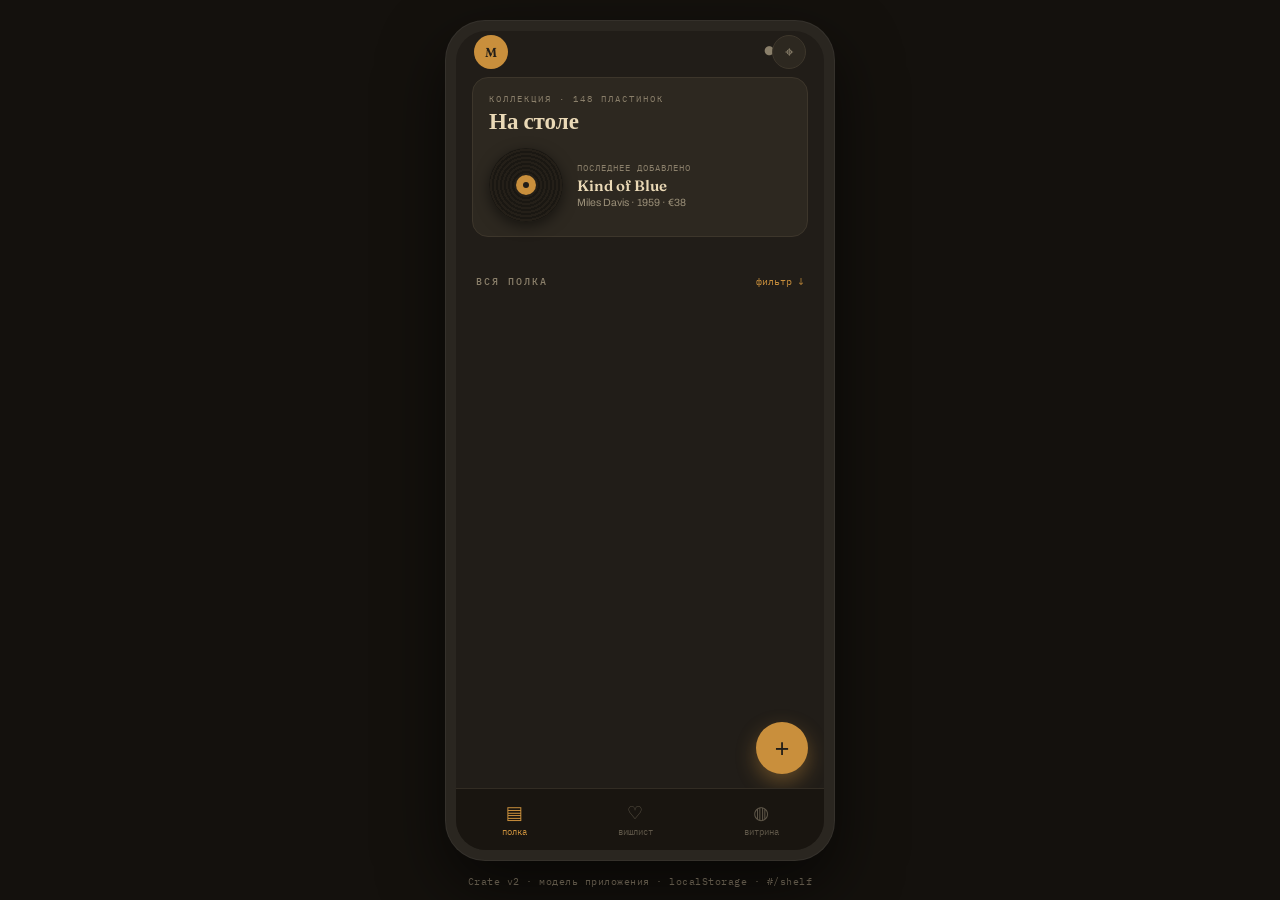
<file: index.html>
<!DOCTYPE html>
<html lang="ru">
<head>
  <meta charset="UTF-8">
  <meta name="viewport" content="width=device-width, initial-scale=1.0, maximum-scale=1.0, user-scalable=no, viewport-fit=cover">
  <meta name="apple-mobile-web-app-capable" content="yes">
  <meta name="theme-color" content="#211d18">
  <title>Crate — каталог винила (рабочий прототип)</title>
  <link rel="preconnect" href="https://fonts.googleapis.com">
  <link rel="preconnect" href="https://fonts.gstatic.com" crossorigin>
  <link href="https://fonts.googleapis.com/css2?family=Fraunces:ital,opsz,wght@0,9..144,400..600;1,9..144,400&family=IBM+Plex+Mono:wght@400;500&family=Archivo:wght@400..600&display=swap" rel="stylesheet">
<style>
:root {
  --bg: #211d18;
  --bg-deep: #191510;
  --panel: #2d2820;
  --panel-line: #3d362b;
  --row-line: #322c23;
  --ink: #ead9b6;
  --ink-soft: #d8cfbf;
  --ink-mut: #9a8f78;
  --ink-faint: #8a7f6a;
  --gold: #c98f3c;
  --gold-soft: #b88a4a;
  --green: #7fa86a;
  --red: #c97a5a;
  --nav-h: 62px;
  --safe-bottom: env(safe-area-inset-bottom, 0px);
}

*, *::before, *::after { margin: 0; padding: 0; box-sizing: border-box; }

html, body {
  height: 100%;
  background: #14110d;
  font-family: 'Archivo', system-ui, sans-serif;
  color: var(--ink-soft);
  -webkit-font-smoothing: antialiased;
  -webkit-tap-highlight-color: transparent;
}

body {
  display: flex;
  flex-direction: column;
  align-items: center;
  justify-content: center;
  min-height: 100dvh;
  padding: 12px 12px calc(12px + var(--safe-bottom));
}

#app-root {
  width: 100%;
  max-width: 390px;
  flex: 1;
  display: flex;
  flex-direction: column;
  min-height: 0;
}

.phone {
  flex: 1;
  display: flex;
  flex-direction: column;
  min-height: 0;
  max-height: min(844px, 100dvh - 48px);
  border-radius: clamp(28px, 5vw, 40px);
  padding: clamp(8px, 2vw, 11px);
  background: #2a2620;
  box-shadow: 0 26px 64px rgba(0, 0, 0, 0.6), inset 0 0 0 1px rgba(255, 255, 255, 0.05);
}

.screen {
  flex: 1;
  display: flex;
  flex-direction: column;
  min-height: 0;
  border-radius: clamp(22px, 4vw, 30px);
  background: var(--bg);
  overflow: hidden;
  position: relative;
}

.status-bar {
  display: flex;
  justify-content: space-between;
  align-items: center;
  padding: 12px 20px 2px;
  font-size: 12px;
  font-weight: 600;
  color: var(--ink-faint);
  flex-shrink: 0;
}

.view {
  position: absolute;
  inset: 0;
  display: none;
  flex-direction: column;
  min-height: 0;
  padding-bottom: calc(var(--nav-h) + var(--safe-bottom));
  animation: view-in 0.22s ease;
}

.view--active { display: flex; }

.view--centered .empty-state {
  flex: 1;
  display: flex;
  flex-direction: column;
  align-items: center;
  justify-content: center;
  padding: 0 34px;
  text-align: center;
}

@keyframes view-in {
  from { opacity: 0; transform: translateX(8px); }
  to { opacity: 1; transform: translateX(0); }
}

.view[data-tab] { padding-bottom: calc(var(--nav-h) + var(--safe-bottom)); }
#view-record,
#view-add-single,
#view-add-batch,
#view-showcase-record,
#view-showcase-collection,
#view-profile,
#view-map,
#view-empty {
  padding-bottom: calc(var(--nav-h) + var(--safe-bottom));
}

#view-profile,
#view-map,
#view-record,
#view-add-single,
#view-add-batch,
#view-showcase-record,
#view-showcase-collection {
  z-index: 2;
  background: var(--bg);
}

.scroll-body {
  flex: 1;
  overflow-y: auto;
  overflow-x: hidden;
  -webkit-overflow-scrolling: touch;
  overscroll-behavior: contain;
  padding-bottom: 88px;
}

.scroll-body::-webkit-scrollbar { width: 0; }

/* Topbar */
.topbar {
  display: flex;
  justify-content: space-between;
  align-items: center;
  padding: 4px 18px 0;
  flex-shrink: 0;
}

.topbar--back { padding-top: 2px; }

.tb-av, .tb-ic {
  width: 34px;
  height: 34px;
  border-radius: 50%;
  border: none;
  cursor: pointer;
  font: inherit;
  display: flex;
  align-items: center;
  justify-content: center;
}

.tb-av {
  background: var(--gold);
  color: var(--bg);
  font-family: 'Fraunces', serif;
  font-weight: 600;
  font-size: 13px;
}

.tb-ic {
  background: var(--panel);
  border: 1px solid var(--panel-line);
  color: var(--ink-mut);
  font-size: 15px;
}

.topbar-muted {
  font-family: 'IBM Plex Mono', monospace;
  font-size: 10px;
  color: var(--ink-faint);
}

.back-link {
  display: inline-block;
  margin: 6px 20px 4px;
  padding: 4px 0;
  border: none;
  background: none;
  font-family: 'IBM Plex Mono', monospace;
  font-size: 11px;
  color: var(--gold);
  cursor: pointer;
  text-align: left;
}

.topbar .back-link { margin: 0; }

/* Felt panel */
.felt {
  margin: 8px 16px 0;
  border-radius: 16px;
  background: var(--panel);
  border: 1px solid var(--panel-line);
  padding: 15px 16px 14px;
}

.felt-k {
  font-family: 'IBM Plex Mono', monospace;
  font-size: 9px;
  letter-spacing: 2px;
  color: var(--ink-faint);
  text-transform: uppercase;
}

.felt-t {
  font-family: 'Fraunces', serif;
  font-size: 23px;
  font-weight: 600;
  color: var(--ink);
  margin-top: 3px;
}

.felt-latest {
  display: flex;
  align-items: center;
  gap: 14px;
  margin-top: 13px;
}

.felt-label {
  font-family: 'IBM Plex Mono', monospace;
  font-size: 9px;
  color: var(--ink-faint);
  letter-spacing: 1px;
  text-transform: uppercase;
}

.felt-album {
  font-family: 'Fraunces', serif;
  font-size: 15px;
  color: var(--ink);
  font-weight: 600;
  margin-top: 3px;
}

.felt-meta { font-size: 10.5px; color: var(--ink-mut); margin-top: 2px; }

.felt-quote {
  font-family: 'Fraunces', serif;
  font-style: italic;
  font-size: 12px;
  color: var(--ink-faint);
  margin-top: 8px;
  line-height: 1.4;
}

/* Disc & sleeve */
.disc {
  border-radius: 50%;
  background: repeating-radial-gradient(circle, #1a1712 0 2px, #241f18 2px 4px);
  position: relative;
  flex-shrink: 0;
  box-shadow: 0 4px 14px rgba(0, 0, 0, 0.5);
}

.disc--gold::after {
  content: '';
  position: absolute;
  inset: 36%;
  border-radius: 50%;
  background: var(--gold);
}

.disc--gold::before {
  content: '';
  position: absolute;
  inset: 46%;
  border-radius: 50%;
  background: var(--bg);
  z-index: 1;
}

.sleeve {
  border-radius: 3px;
  flex-shrink: 0;
  box-shadow: 0 3px 9px rgba(0, 0, 0, 0.45);
}

.sleeve--lg {
  width: min(170px, 52vw);
  height: min(170px, 52vw);
  box-shadow: 0 14px 30px rgba(0, 0, 0, 0.55);
}

.sleeve--share {
  width: 150px;
  height: 150px;
  box-shadow: 0 12px 26px rgba(0, 0, 0, 0.6);
}

.sleeve--dashed {
  width: 38px;
  height: 38px;
  border: 1px dashed var(--panel-line);
  background: transparent;
  box-shadow: none;
  display: flex;
  align-items: center;
  justify-content: center;
  color: #5e5648;
  font-size: 16px;
}

.grade {
  font-family: 'IBM Plex Mono', monospace;
  font-size: 10px;
  color: var(--green);
  border: 1px solid #3d4a30;
  padding: 2px 6px;
  border-radius: 3px;
  white-space: nowrap;
}

/* Lists */
.sec-h {
  display: flex;
  justify-content: space-between;
  align-items: baseline;
  padding: 16px 20px 8px;
}

.sec-h h3 {
  font-family: 'IBM Plex Mono', monospace;
  font-size: 10px;
  letter-spacing: 2px;
  color: var(--ink-faint);
  text-transform: uppercase;
  font-weight: 500;
}

.link-btn {
  border: none;
  background: none;
  font-size: 10px;
  color: var(--gold);
  font-family: 'IBM Plex Mono', monospace;
  cursor: pointer;
  padding: 4px 0;
}

.list-pad { padding: 0 20px; }

.row {
  display: flex;
  gap: 12px;
  align-items: center;
  padding: 10px 0;
  border-bottom: 1px solid var(--row-line);
}

.row--last { border-bottom: none; }

.row--btn {
  width: 100%;
  border: none;
  background: none;
  text-align: left;
  cursor: pointer;
  font: inherit;
  color: inherit;
}

.row-main { flex: 1; min-width: 0; }

.row-title {
  font-family: 'Fraunces', serif;
  font-size: 14px;
  color: var(--ink);
  font-weight: 600;
  line-height: 1.1;
}

.row-sub { font-size: 10.5px; color: var(--ink-faint); margin-top: 2px; }

.row-accent {
  font-size: 10px;
  color: var(--gold);
  margin-top: 3px;
  font-family: 'IBM Plex Mono', monospace;
}

.row-flag {
  font-size: 9.5px;
  font-family: 'IBM Plex Mono', monospace;
  margin-top: 2px;
}

.row-flag--warn { color: var(--gold); }
.row-flag--dup { color: var(--red); }

.row-action, .row-chevron {
  border: none;
  background: none;
  font-size: 14px;
  color: var(--ink-faint);
  cursor: pointer;
  padding: 4px;
}

.row-chevron { font-size: 16px; color: var(--ink-mut); }

/* Tabs */
.tabs {
  display: flex;
  gap: 7px;
  padding: 12px 20px 6px;
  overflow-x: auto;
  scrollbar-width: none;
}

.tabs::-webkit-scrollbar { display: none; }

.tabs--center { justify-content: center; }

.tab {
  font-family: 'IBM Plex Mono', monospace;
  font-size: 10px;
  padding: 6px 12px;
  border-radius: 20px;
  border: 1px solid var(--panel-line);
  color: var(--ink-mut);
  white-space: nowrap;
  background: transparent;
  cursor: pointer;
}

.tab--on {
  background: var(--gold);
  color: var(--bg);
  border-color: var(--gold);
  font-weight: 500;
}

/* FAB */
.fab {
  position: absolute;
  bottom: calc(var(--nav-h) + 14px + var(--safe-bottom));
  right: 16px;
  width: 52px;
  height: 52px;
  border-radius: 50%;
  border: none;
  background: var(--gold);
  color: var(--bg);
  font-size: 25px;
  line-height: 1;
  cursor: pointer;
  box-shadow: 0 8px 20px rgba(201, 143, 60, 0.4);
  z-index: 5;
}

/* Nav */
.nav {
  position: absolute;
  left: 0;
  right: 0;
  bottom: 0;
  height: calc(var(--nav-h) + var(--safe-bottom));
  padding-bottom: var(--safe-bottom);
  background: var(--bg-deep);
  border-top: 1px solid var(--row-line);
  display: flex;
  align-items: center;
  justify-content: space-around;
  z-index: 10;
}

.ni {
  display: flex;
  flex-direction: column;
  align-items: center;
  gap: 3px;
  border: none;
  background: none;
  cursor: pointer;
  padding: 8px 20px;
  font: inherit;
}

.ni .ic { font-size: 18px; color: #5e5648; }
.ni .nl {
  font-size: 8.5px;
  color: #5e5648;
  font-family: 'IBM Plex Mono', monospace;
}

.ni--on .ic, .ni--on .nl { color: var(--gold); }

.nav--hidden { transform: translateY(100%); opacity: 0; pointer-events: none; }

/* Buttons */
.btn {
  display: flex;
  align-items: center;
  justify-content: center;
  gap: 8px;
  font-family: 'IBM Plex Mono', monospace;
  font-size: 11px;
  letter-spacing: 1px;
  text-transform: uppercase;
  border-radius: 10px;
  padding: 13px;
  border: none;
  cursor: pointer;
}

.btn-gold { background: var(--gold); color: var(--bg); font-weight: 500; }
.btn-ghost { background: transparent; color: var(--ink-mut); border: 1px solid var(--panel-line); }
.btn-block { width: 100%; }
.btn-row { display: flex; gap: 10px; margin: 14px 20px 0; }
.btn-row .btn { flex: 1; }
.btn-grow { flex: 1.6 !important; }

/* Record detail */
.record-cover-wrap {
  display: flex;
  justify-content: center;
  padding: 8px 20px 14px;
}

.record-head { padding: 0 20px; text-align: center; }

.record-title {
  font-family: 'Fraunces', serif;
  font-size: 24px;
  font-weight: 600;
  color: var(--ink);
  line-height: 1.05;
}

.record-artist { font-size: 12px; color: var(--ink-mut); margin-top: 4px; }

.tag-row {
  display: flex;
  gap: 6px;
  justify-content: center;
  flex-wrap: wrap;
  padding: 12px 20px 0;
}

.meta-panel {
  margin: 16px 20px 0;
  border-radius: 12px;
  background: var(--panel);
  border: 1px solid var(--panel-line);
  padding: 4px 14px;
}

.meta-row {
  display: flex;
  justify-content: space-between;
  padding: 9px 0;
  border-bottom: 1px solid var(--row-line);
  font-size: 11px;
}

.meta-row:last-child { border-bottom: none; }
.meta-row dt { color: var(--ink-faint); }
.meta-row dd { color: var(--ink); font-size: 11.5px; }
.meta-row dd.price { color: var(--gold); font-family: 'IBM Plex Mono', monospace; }

.story-block { margin: 14px 20px 0; }

.field-l {
  font-family: 'IBM Plex Mono', monospace;
  font-size: 9px;
  letter-spacing: 1.5px;
  color: var(--ink-faint);
  text-transform: uppercase;
  margin-bottom: 5px;
}

.story-text {
  font-family: 'Fraunces', serif;
  font-style: italic;
  font-size: 13px;
  color: var(--ink-soft);
  line-height: 1.4;
}

.record-actions {
  display: flex;
  gap: 10px;
  margin: 18px 20px 0;
}

.record-actions .btn { flex: 1; }

/* Add flow */
.add-header {
  display: flex;
  justify-content: space-between;
  align-items: center;
  padding: 6px 20px;
}

.mode-toggle {
  display: flex;
  gap: 6px;
  font-family: 'IBM Plex Mono', monospace;
  font-size: 10px;
  align-items: center;
}

.mode-toggle__on { color: var(--gold); }
.mode-toggle__sep { color: #4a4338; }
.mode-toggle__link {
  border: none;
  background: none;
  color: var(--ink-faint);
  font: inherit;
  cursor: pointer;
  padding: 0;
}

.screen-title {
  font-family: 'Fraunces', serif;
  font-size: 21px;
  font-weight: 600;
  color: var(--ink);
  padding: 6px 20px;
}

.screen-title--center { text-align: center; padding-top: 10px; }

.screen-subtitle {
  font-family: 'Fraunces', serif;
  font-style: italic;
  font-size: 12px;
  color: var(--ink-faint);
  margin: 3px 20px 0;
}

.search-field {
  margin: 14px 20px 16px;
  display: flex;
  align-items: center;
  gap: 10px;
  background: var(--panel);
  border: 1px solid var(--panel-line);
  border-radius: 11px;
  padding: 11px 13px;
}

.search-field__icon { font-size: 15px; color: var(--ink-faint); }

.search-field input {
  flex: 1;
  border: none;
  background: transparent;
  font-size: 12.5px;
  color: var(--ink);
  outline: none;
  font-family: inherit;
}

.search-field input::placeholder { color: #5e5648; }

.divider-label {
  text-align: center;
  font-family: 'IBM Plex Mono', monospace;
  font-size: 9px;
  letter-spacing: 1.5px;
  color: var(--ink-faint);
  margin-bottom: 8px;
}

.scan-zone {
  margin: 0 20px 16px;
  width: calc(100% - 40px);
  display: flex;
  align-items: center;
  justify-content: center;
  gap: 8px;
  border: 1px dashed var(--panel-line);
  border-radius: 11px;
  padding: 13px;
  color: var(--ink-mut);
  font-size: 12px;
  background: transparent;
  cursor: pointer;
  font-family: inherit;
}

.discogs-block { margin: 0 20px; }

.discogs-card {
  border-radius: 12px;
  background: var(--panel);
  border: 1px solid var(--panel-line);
  padding: 13px;
  margin-top: 8px;
}

.discogs-card--selected { border-color: var(--gold); }

.discogs-card__row { display: flex; gap: 12px; align-items: center; }

.vibe-line {
  font-family: 'Fraunces', serif;
  font-style: italic;
  font-size: 11.5px;
  color: var(--ink-faint);
  line-height: 1.4;
  margin-top: 10px;
  border-top: 1px solid var(--row-line);
  padding-top: 9px;
}

#btn-add-one { margin: 14px 20px 0; width: calc(100% - 40px); }

.scanner-box {
  margin: 10px 16px 0;
  border-radius: 14px;
  background: #15120e;
  border: 1px solid var(--panel-line);
  height: 128px;
  display: flex;
  flex-direction: column;
  align-items: center;
  justify-content: center;
  gap: 8px;
  font-size: 11px;
  color: var(--ink-mut);
}

.scanner-frame {
  width: 120px;
  height: 54px;
  border: 2px solid var(--gold);
  border-radius: 6px;
}

/* Wishlist dashed sleeves */
.sleeve--wish {
  width: 44px;
  height: 44px;
  background: #444;
  border: 1px dashed #5e5648;
  box-shadow: none;
}

.wish-heart { font-size: 15px; color: var(--gold); }

.tip-card {
  margin: 18px 20px 0;
  border-radius: 12px;
  background: var(--panel);
  border: 1px solid var(--panel-line);
  padding: 12px 13px;
}

.tip-card__label {
  font-size: 10px;
  color: var(--gold);
  font-family: 'IBM Plex Mono', monospace;
}

.tip-card p {
  font-size: 11.5px;
  color: var(--ink-soft);
  margin-top: 4px;
  line-height: 1.4;
}

/* Showcase hub */
.showcase-picks { padding: 8px 16px 0; display: flex; flex-direction: column; gap: 10px; }

.showcase-pick {
  display: flex;
  align-items: center;
  gap: 14px;
  width: 100%;
  padding: 14px;
  border-radius: 14px;
  background: var(--panel);
  border: 1px solid var(--panel-line);
  cursor: pointer;
  text-align: left;
  font: inherit;
  color: inherit;
}

.showcase-pick__preview {
  width: 64px;
  height: 64px;
  border-radius: 10px;
  background: #1a1712;
  display: flex;
  align-items: center;
  justify-content: center;
  flex-shrink: 0;
}

.showcase-pick__preview--grid { padding: 8px; }

.showcase-pick__title {
  font-family: 'Fraunces', serif;
  font-size: 15px;
  color: var(--ink);
  font-weight: 600;
}

.showcase-pick__sub { font-size: 10.5px; color: var(--ink-faint); margin-top: 2px; }

.showcase-pick__arrow { font-size: 18px; color: var(--ink-mut); margin-left: auto; }

.mini-grid {
  display: grid;
  grid-template-columns: repeat(2, 1fr);
  gap: 4px;
  width: 48px;
}

.mini-grid .sleeve { width: 22px; height: 22px; }

.mini-grid--sm { width: 44px; }
.mini-grid--sm .sleeve { width: 20px; height: 20px; }

.preview-label {
  text-align: center;
  font-family: 'IBM Plex Mono', monospace;
  font-size: 9px;
  letter-spacing: 1.5px;
  color: var(--ink-faint);
  text-transform: uppercase;
  padding-bottom: 10px;
}

/* Share cards */
.share-card {
  margin: 0 18px;
  border-radius: 14px;
  overflow: hidden;
  background: #1a1712;
  border: 1px solid var(--panel-line);
}

.share-card__cover {
  padding: 22px 20px 6px;
  display: flex;
  justify-content: center;
}

.share-card__title {
  text-align: center;
  font-family: 'Fraunces', serif;
  font-size: 21px;
  font-weight: 600;
  color: var(--ink);
  padding: 14px 20px 0;
}

.share-card__artist {
  text-align: center;
  font-size: 11.5px;
  color: var(--ink-mut);
  margin-top: 3px;
  padding-bottom: 4px;
}

.share-card__stats {
  display: flex;
  justify-content: center;
  gap: 18px;
  padding: 10px 20px 6px;
}

.stat-k {
  display: block;
  font-family: 'IBM Plex Mono', monospace;
  font-size: 8px;
  color: var(--ink-faint);
  text-align: center;
}

.stat-v {
  display: block;
  font-size: 12px;
  color: var(--gold);
  margin-top: 2px;
  text-align: center;
}

.share-card__quote {
  font-family: 'Fraunces', serif;
  font-style: italic;
  font-size: 11.5px;
  color: var(--ink-faint);
  text-align: center;
  padding: 6px 24px 0;
  line-height: 1.4;
}

.share-card__foot {
  margin-top: 14px;
  border-top: 1px solid var(--row-line);
  padding: 9px 20px;
  display: flex;
  justify-content: space-between;
  align-items: center;
  font-family: 'IBM Plex Mono', monospace;
  font-size: 9px;
  color: var(--ink-faint);
}

.share-card__foot .brand {
  font-family: 'Fraunces', serif;
  font-size: 10px;
  color: var(--gold-soft);
}

.share-card__coll-head {
  padding: 18px 18px 8px;
  text-align: center;
}

.coll-eyebrow {
  font-family: 'IBM Plex Mono', monospace;
  font-size: 8.5px;
  letter-spacing: 2px;
  color: var(--ink-faint);
}

.coll-title {
  font-family: 'Fraunces', serif;
  font-size: 20px;
  font-weight: 600;
  color: var(--ink);
  margin-top: 3px;
}

.coll-grid {
  display: grid;
  grid-template-columns: repeat(4, 1fr);
  gap: 6px;
  padding: 6px 18px 10px;
}

.coll-grid .sleeve { aspect-ratio: 1; width: 100%; height: auto; }

.coll-grid--list .sleeve { aspect-ratio: auto; height: 28px; }

.coll-stats {
  display: flex;
  justify-content: space-around;
  padding: 8px 18px;
  border-top: 1px solid var(--row-line);
}

.coll-stat-n {
  display: block;
  font-family: 'Fraunces', serif;
  font-size: 18px;
  color: var(--gold);
  font-weight: 600;
  text-align: center;
}

.coll-stat-k {
  display: block;
  font-size: 8.5px;
  color: var(--ink-faint);
  font-family: 'IBM Plex Mono', monospace;
  text-align: center;
  text-transform: uppercase;
}

.style-picker { margin: 14px 20px 0; }

.style-picker__row { display: flex; gap: 8px; margin-top: 7px; }

.style-swatch {
  width: 42px;
  height: 42px;
  border-radius: 8px;
  border: 1px solid var(--panel-line);
  background: #2f2a22;
  cursor: pointer;
  position: relative;
  flex-shrink: 0;
}

.style-swatch:first-child { background: #1a1712; }
.style-swatch--on { border: 2px solid var(--gold); }
.style-swatch--alt { background: #2a2230; }
.style-swatch:nth-child(3) { background: #332a1c; }

.style-swatch--pro span {
  position: absolute;
  top: -6px;
  right: -6px;
  background: var(--gold);
  color: var(--bg);
  font-size: 8px;
  font-family: 'IBM Plex Mono', monospace;
  border-radius: 4px;
  padding: 1px 4px;
}

/* Empty state */
.empty-title {
  font-family: 'Fraunces', serif;
  font-size: 23px;
  font-weight: 600;
  color: var(--ink);
  margin-top: 26px;
  line-height: 1.15;
}

.empty-copy {
  font-family: 'Fraunces', serif;
  font-style: italic;
  font-size: 13.5px;
  color: var(--ink-mut);
  margin-top: 10px;
  line-height: 1.5;
}

.empty-state .btn-block { margin-top: 26px; }
.empty-state .btn-ghost { margin-top: 10px; }

.empty-hint {
  font-family: 'IBM Plex Mono', monospace;
  font-size: 9px;
  color: var(--ink-faint);
  margin-top: 20px;
  letter-spacing: 0.5px;
}

/* Profile */
.profile-head { text-align: center; padding: 14px 20px 4px; }

.profile-avatar {
  width: 70px;
  height: 70px;
  border-radius: 50%;
  background: var(--gold);
  display: flex;
  align-items: center;
  justify-content: center;
  font-family: 'Fraunces', serif;
  font-size: 30px;
  color: var(--bg);
  font-weight: 600;
  margin: 0 auto;
}

.profile-name {
  font-family: 'Fraunces', serif;
  font-size: 20px;
  font-weight: 600;
  color: var(--ink);
  margin-top: 10px;
}

.profile-handle {
  font-family: 'IBM Plex Mono', monospace;
  font-size: 10px;
  color: var(--ink-faint);
  margin-top: 2px;
}

.stat-trio {
  display: flex;
  gap: 8px;
  margin: 16px 20px 0;
}

.stat-box {
  flex: 1;
  background: var(--panel);
  border: 1px solid var(--panel-line);
  border-radius: 10px;
  padding: 10px 8px;
  text-align: center;
}

.stat-box__n {
  font-family: 'Fraunces', serif;
  font-size: 19px;
  color: var(--gold);
  font-weight: 600;
  display: block;
}

.stat-box__k {
  font-size: 8.5px;
  color: var(--ink-faint);
  font-family: 'IBM Plex Mono', monospace;
  text-transform: uppercase;
  display: block;
  margin-top: 2px;
}

.chart-card {
  margin: 8px 20px 0;
  border-radius: 12px;
  background: var(--panel);
  border: 1px solid var(--panel-line);
  padding: 13px 14px;
}

.chart-bars {
  display: flex;
  gap: 4px;
  align-items: flex-end;
  height: 46px;
  margin-bottom: 8px;
}

.chart-bars div {
  flex: 1;
  background: var(--gold-soft);
  border-radius: 2px;
  min-height: 4px;
}

.chart-bars div:nth-child(3) { background: var(--gold); }

.chart-note {
  font-size: 10px;
  color: var(--ink-faint);
  font-family: 'IBM Plex Mono', monospace;
}

.chart-pro-row {
  margin-top: 10px;
  border-top: 1px solid var(--row-line);
  padding-top: 9px;
  display: flex;
  justify-content: space-between;
  align-items: center;
  font-size: 11px;
  color: var(--ink-soft);
}

.badge-pro {
  font-family: 'IBM Plex Mono', monospace;
  font-size: 9px;
  color: var(--bg);
  background: var(--gold);
  padding: 3px 8px;
  border-radius: 5px;
}

.premium-banner {
  margin: 16px 20px 0;
  border-radius: 12px;
  background: #2d2417;
  border: 1px solid var(--gold);
  padding: 13px 14px;
  display: flex;
  justify-content: space-between;
  align-items: center;
  gap: 12px;
}

.premium-banner__title {
  font-family: 'Fraunces', serif;
  font-size: 15px;
  color: var(--ink);
  font-weight: 600;
}

.premium-banner__sub { font-size: 10.5px; color: var(--ink-mut); margin-top: 2px; }

.premium-banner__cta {
  font-family: 'IBM Plex Mono', monospace;
  font-size: 10px;
  color: var(--bg);
  background: var(--gold);
  padding: 6px 11px;
  border-radius: 7px;
  border: none;
  cursor: pointer;
  white-space: nowrap;
}

.settings-list {
  margin: 16px 20px 0;
  border-radius: 12px;
  background: var(--panel);
  border: 1px solid var(--panel-line);
  padding: 2px 14px;
  display: flex;
  flex-direction: column;
}

.settings-row {
  display: flex;
  justify-content: space-between;
  align-items: center;
  padding: 11px 0;
  border: none;
  border-bottom: 1px solid var(--row-line);
  background: none;
  font-size: 12.5px;
  color: var(--ink-soft);
  cursor: pointer;
  text-align: left;
  font-family: inherit;
  width: 100%;
}

.settings-row:last-child { border-bottom: none; }
.settings-row span { color: var(--ink-faint); font-size: 13px; }
.settings-row--demo span { font-family: 'IBM Plex Mono', monospace; font-size: 10px; }

/* Map */
.map-mock {
  margin: 12px 16px 0;
  height: 188px;
  border-radius: 14px;
  border: 1px solid var(--panel-line);
  background: #1c1813;
  position: relative;
  overflow: hidden;
}

.map-grid {
  position: absolute;
  inset: 0;
  background-image:
    linear-gradient(var(--panel-line) 1px, transparent 1px),
    linear-gradient(90deg, var(--panel-line) 1px, transparent 1px);
  background-size: 34px 34px;
  opacity: 0.4;
}

.map-road {
  position: absolute;
  height: 7px;
  background: #322c23;
  border-radius: 4px;
}

.map-road--1 { left: 18%; top: 60%; width: 46px; transform: rotate(18deg); }
.map-road--2 { left: 40%; top: 25%; width: 70px; transform: rotate(-12deg); }

.map-you {
  position: absolute;
  left: 30%;
  top: 46%;
  width: 8px;
  height: 8px;
  border-radius: 50%;
  background: var(--ink-faint);
  box-shadow: 0 0 0 5px transparent;
  border: 1px solid var(--ink-faint);
  width: 18px;
  height: 18px;
  transform: translate(-5px, -5px);
  border-radius: 50%;
}

.map-pin {
  position: absolute;
  width: 24px;
  height: 24px;
  border-radius: 50% 50% 50% 0;
  background: var(--gold);
  transform: rotate(-45deg);
  display: flex;
  align-items: center;
  justify-content: center;
  font-size: 11px;
  color: var(--bg);
}

.map-pin span { transform: rotate(45deg); }

.map-pin--main { left: 52%; top: 33%; }
.map-pin--soft { width: 22px; height: 22px; background: var(--gold-soft); }
.map-pin--2 { left: 22%; top: 62%; }
.map-pin--3 { left: 68%; top: 58%; }

.map-label {
  position: absolute;
  right: 10px;
  bottom: 10px;
  background: var(--panel);
  border: 1px solid var(--panel-line);
  border-radius: 7px;
  font-size: 9px;
  font-family: 'IBM Plex Mono', monospace;
  color: var(--ink-mut);
  padding: 5px 8px;
}

.store-icon {
  width: 40px;
  height: 40px;
  border-radius: 8px;
  background: var(--panel);
  border: 1px solid var(--panel-line);
  display: flex;
  align-items: center;
  justify-content: center;
  font-size: 15px;
  color: var(--ink-mut);
  flex-shrink: 0;
}

.store-icon--on {
  background: var(--gold);
  color: var(--bg);
  border-color: var(--gold);
}

.store-status {
  font-size: 10px;
  color: var(--ink-faint);
  font-family: 'IBM Plex Mono', monospace;
  white-space: nowrap;
}

.store-status--open { color: var(--gold); }
.store-status--closed { color: var(--red); }

.map-footnote {
  margin: 14px 20px 0;
  text-align: center;
  font-family: 'IBM Plex Mono', monospace;
  font-size: 9px;
  color: var(--ink-faint);
  line-height: 1.5;
}

.desktop-hint {
  margin-top: 14px;
  font-family: 'IBM Plex Mono', monospace;
  font-size: 10px;
  color: #5e5648;
  text-align: center;
  letter-spacing: 0.5px;
}

@media (min-width: 420px) {
  body { padding-top: 20px; }
}

@media (display-mode: standalone) {
  .desktop-hint { display: none; }
}

/* Modal, toast, forms */
.hidden { display: none !important; }

.list-empty {
  padding: 24px 0;
  text-align: center;
  font-size: 12px;
  color: var(--ink-faint);
  font-family: 'IBM Plex Mono', monospace;
}

.discogs-hint {
  font-size: 11px;
  color: var(--ink-faint);
  line-height: 1.5;
  padding: 8px 0;
}

.discogs-pick {
  width: 100%;
  text-align: left;
  cursor: pointer;
  margin-bottom: 8px;
  font: inherit;
  color: inherit;
}

#discogs-results { margin: 0 20px; }

#discogs-selected { margin: 0 20px 12px; }

#btn-add-one { margin: 14px 20px 20px; width: calc(100% - 40px); }
#btn-add-one:disabled { opacity: 0.45; cursor: not-allowed; }

#btn-save-batch { margin: 14px 20px 20px; width: calc(100% - 40px); }
#btn-save-batch:disabled { opacity: 0.45; cursor: not-allowed; }

.scanner-box { cursor: pointer; }
.scanner-box:active { opacity: 0.85; }

.modal-root {
  position: fixed;
  inset: 0;
  z-index: 100;
  display: none;
  align-items: flex-end;
  justify-content: center;
  pointer-events: none;
}

.modal-root--open {
  display: flex;
  pointer-events: auto;
}

.modal-backdrop, .sheet-backdrop {
  position: absolute;
  inset: 0;
  background: rgba(0, 0, 0, 0.55);
}

.modal.sheet, .sheet.panel {
  position: relative;
  z-index: 1;
  width: 100%;
  max-width: 390px;
  max-height: 85vh;
  overflow-y: auto;
  background: var(--panel);
  border: 1px solid var(--panel-line);
  border-radius: 16px 16px 0 0;
  padding: 20px;
  margin-top: auto;
  animation: sheet-up 0.28s ease;
}

@keyframes sheet-up {
  from { transform: translateY(100%); }
  to { transform: translateY(0); }
}

.modal-title {
  font-family: 'Fraunces', serif;
  font-size: 18px;
  color: var(--ink);
  margin-bottom: 16px;
}

.form-field {
  display: block;
  margin-bottom: 12px;
}

.form-field input,
.form-field select,
.form-field textarea {
  width: 100%;
  margin-top: 4px;
  background: var(--bg);
  border: 1px solid var(--panel-line);
  border-radius: 9px;
  padding: 10px 12px;
  font-size: 13px;
  color: var(--ink);
  font-family: inherit;
  outline: none;
}

.form-field textarea { resize: vertical; min-height: 72px; }

.modal-actions {
  display: flex;
  gap: 10px;
  margin-top: 8px;
}

.modal-actions .btn { flex: 1; }

#filter-sheet {
  position: fixed;
  inset: 0;
  z-index: 90;
  display: none;
  align-items: flex-end;
  justify-content: center;
  pointer-events: none;
}

#filter-sheet.sheet--open {
  display: flex;
  pointer-events: auto;
}

.sheet-title {
  font-family: 'IBM Plex Mono', monospace;
  font-size: 10px;
  letter-spacing: 2px;
  color: var(--ink-faint);
  text-transform: uppercase;
  margin-bottom: 12px;
}

.sheet-opt {
  display: block;
  width: 100%;
  text-align: left;
  padding: 12px 0;
  border: none;
  border-bottom: 1px solid var(--row-line);
  background: none;
  font-family: 'Fraunces', serif;
  font-size: 15px;
  color: var(--ink-soft);
  cursor: pointer;
}

.sheet-opt--on { color: var(--gold); }
.sheet-opt:last-child { border-bottom: none; }

#toast-root {
  position: fixed;
  left: 50%;
  bottom: calc(80px + var(--safe-bottom));
  transform: translateX(-50%);
  z-index: 200;
  display: flex;
  flex-direction: column;
  gap: 8px;
  pointer-events: none;
  width: min(320px, 90vw);
}

.toast {
  background: var(--panel);
  border: 1px solid var(--gold);
  color: var(--ink);
  font-size: 12px;
  padding: 10px 14px;
  border-radius: 10px;
  text-align: center;
  opacity: 0;
  transform: translateY(8px);
  transition: opacity 0.25s, transform 0.25s;
  box-shadow: 0 8px 24px rgba(0, 0, 0, 0.45);
}

.toast--show {
  opacity: 1;
  transform: translateY(0);
}

.btn-danger {
  color: var(--red) !important;
  border-color: #5a3d30 !important;
}

#import-file { display: none; }

.settings-row--danger { color: var(--red); }

.add-mode-hint {
  text-align: center;
  font-family: 'IBM Plex Mono', monospace;
  font-size: 9px;
  color: var(--gold);
  margin-top: -4px;
  margin-bottom: 8px;
}

.nav { transition: transform 0.25s, opacity 0.25s; }

#collection-tabs { padding: 12px 16px 6px; }

.suggestion-card {
  margin: 0 16px 10px;
  padding: 12px 14px;
  border-radius: 12px;
  background: #2d2417;
  border: 1px solid var(--gold);
}

.suggestion-card__title {
  font-family: 'Fraunces', serif;
  font-size: 14px;
  color: var(--ink);
  font-weight: 600;
}

.suggestion-card__body {
  font-size: 11px;
  color: var(--ink-mut);
  margin: 4px 0 10px;
  line-height: 1.4;
}

.btn-sm {
  padding: 8px 12px;
  font-size: 9px;
}

.cover-upload {
  position: relative;
  display: block;
  cursor: pointer;
}

.cover-upload input { display: none; }

.cover-upload__hint {
  display: block;
  text-align: center;
  font-family: 'IBM Plex Mono', monospace;
  font-size: 9px;
  color: var(--gold);
  margin-top: 8px;
}

.coll-picker-wrap {
  margin: 0 20px 10px;
}

.coll-picker-wrap select {
  width: 100%;
  background: var(--panel);
  border: 1px solid var(--panel-line);
  border-radius: 9px;
  padding: 10px 12px;
  color: var(--ink);
  font-family: inherit;
  font-size: 12px;
}

.record-actions--secondary { margin-top: 0; }

</style>
</head>
<body>
<!-- CRATE_BODY -->
<div id="app-root">
    <div class="phone" role="application" aria-label="Crate — прототип приложения">
      <div class="screen">
        <div class="status-bar" aria-hidden="true">
          <span class="status-time">9:41</span>
          <span class="status-icons">●●● ▮</span>
        </div>

        <!-- ========== ПОЛКА (главный) ========== -->
        <section class="view view--active" id="view-shelf" data-tab="shelf">
          <header class="topbar">
            <button type="button" class="tb-av" data-nav="profile" aria-label="Профиль">M</button>
            <button type="button" class="tb-ic" data-nav="map" aria-label="Карта винил-сторов">⌖</button>
          </header>
          <div class="scroll-body">
            <div class="felt">
              <div class="felt-k">коллекция · <span id="shelf-count">148</span> пластинок</div>
              <div class="felt-t">На столе</div>
              <div class="felt-latest">
                <div class="disc disc--gold" style="width:74px;height:74px;"></div>
                <div>
                  <div class="felt-label">последнее добавлено</div>
                  <div class="felt-album">Kind of Blue</div>
                  <div class="felt-meta">Miles Davis · 1959 · €38</div>
                </div>
              </div>
            </div>
            <div class="tabs" id="collection-tabs" role="tablist"></div>
            <div id="suggestions-list"></div>
            <div class="sec-h">
              <h3>вся полка</h3>
              <button type="button" class="link-btn" id="btn-open-filter">фильтр ↓</button>
            </div>
            <div class="list-pad" id="shelf-list"></div>
          </div>
          <button type="button" class="fab" data-nav="add-single" aria-label="Добавить пластинку">+</button>
        </section>

        <!-- ========== ПУСТАЯ ПОЛКА ========== -->
        <section class="view view--centered" id="view-empty">
          <div class="empty-state">
            <div class="disc disc--gold" style="width:120px;height:120px;opacity:0.9;"></div>
            <h2 class="empty-title">Полка пока пуста</h2>
            <p class="empty-copy">Каждая коллекция начинается с одной пластинки. Где-то она у тебя уже лежит — давай занесём.</p>
            <button type="button" class="btn btn-gold btn-block" data-nav="add-single">＋ добавить первую пластинку</button>
            <button type="button" class="btn btn-ghost btn-block" data-nav="add-batch">▦ отсканировать целую стопку</button>
            <p class="empty-hint">уже коллекционируешь? режим «списком» быстрее</p>
          </div>
        </section>

        <!-- ========== КАРТОЧКА ПЛАСТИНКИ ========== -->
        <section class="view" id="view-record">
          <div class="scroll-body">
            <button type="button" class="back-link" data-back>‹ полка</button>
            <label class="record-cover-wrap cover-upload">
              <div class="sleeve sleeve--lg" id="record-cover" style="background:#b8472b;"></div>
              <span class="cover-upload__hint">📷 добавить фото</span>
              <input type="file" id="photo-input" accept="image/*" hidden>
            </label>
            <div class="record-head">
              <h1 class="record-title" id="record-title">Kind of Blue</h1>
              <p class="record-artist" id="record-artist">Miles Davis</p>
            </div>
            <div class="tag-row" id="record-tags"></div>
            <dl class="meta-panel" id="record-meta"></dl>
            <div class="story-block">
              <div class="field-l">история</div>
              <p class="story-text" id="record-story"></p>
            </div>
            <div class="record-actions">
              <button type="button" class="btn btn-ghost" data-nav="showcase-record">◍ витрина</button>
              <button type="button" class="btn btn-gold" id="btn-edit-record">редактировать</button>
            </div>
            <div class="record-actions record-actions--secondary">
              <button type="button" class="btn btn-ghost" id="btn-toggle-fav">♡ в любимое</button>
              <button type="button" class="btn btn-ghost" id="btn-to-wishlist">→ вишлист</button>
              <button type="button" class="btn btn-ghost btn-danger" id="btn-delete-record">удалить</button>
            </div>
          </div>
        </section>

        <!-- ========== ДОБАВЛЕНИЕ — ПО ОДНОЙ ========== -->
        <section class="view" id="view-add-single">
          <div class="scroll-body">
            <div class="add-header">
              <button type="button" class="back-link" data-back>✕ отмена</button>
              <div class="mode-toggle">
                <span class="mode-toggle__on">по одной</span><span class="mode-toggle__sep">·</span>
                <button type="button" class="mode-toggle__link" data-nav="add-batch">списком</button>
              </div>
            </div>
            <h2 class="screen-title screen-title--center">Новая пластинка</h2>
            <div class="search-field">
              <span class="search-field__icon">⌕</span>
              <input type="search" id="add-search" placeholder="артист или название альбома…" autocomplete="off">
            </div>
            <p class="divider-label">— или —</p>
            <button type="button" class="scan-zone">
              <span>▦</span> отсканировать штрихкод
            </button>
            <p class="add-mode-hint hidden" id="add-mode-label"></p>
            <div class="discogs-block">
              <div class="field-l">найдено в discogs</div>
              <div id="discogs-results"></div>
              <div id="discogs-selected" class="hidden"></div>
            </div>
            <button type="button" class="btn btn-ghost btn-block" id="btn-manual-add">добавить вручную</button>
            <button type="button" class="btn btn-gold btn-block" id="btn-add-one">＋ добавить на полку</button>
          </div>
        </section>

        <!-- ========== ДОБАВЛЕНИЕ — СПИСКОМ ========== -->
        <section class="view" id="view-add-batch">
          <div class="scroll-body">
            <div class="add-header">
              <button type="button" class="back-link" data-back>✕ отмена</button>
              <div class="mode-toggle">
                <button type="button" class="mode-toggle__link" data-nav="add-single">по одной</button><span class="mode-toggle__sep">·</span>
                <span class="mode-toggle__on">списком</span>
              </div>
            </div>
            <div class="scanner-box" id="btn-simulate-scan" role="button" tabindex="0">
              <div class="scanner-frame"></div>
              <span>наведи на штрихкод пластинки</span>
            </div>
            <div class="sec-h">
              <h3>отсканировано · <span id="batch-count">0</span></h3>
              <button type="button" class="link-btn" data-nav="shelf">готово →</button>
            </div>
            <div class="list-pad" id="batch-list"></div>
            <button type="button" class="btn btn-gold btn-block" id="btn-save-batch" disabled>сохранить</button>
          </div>
        </section>

        <!-- ========== ВИШЛИСТ ========== -->
        <section class="view" id="view-wishlist" data-tab="wishlist">
          <div class="scroll-body">
            <div class="felt">
              <div class="felt-k">в розыске · <span id="wishlist-count">0</span> пластинок</div>
              <div class="felt-t">Вишлист</div>
              <p class="felt-quote">То, за чем ты охотишься. Жаба пока держит — но это временно.</p>
            </div>
            <div class="sec-h">
              <h3>хочу найти</h3>
              <button type="button" class="link-btn" id="btn-add-wish">＋ добавить</button>
            </div>
            <div class="list-pad" id="wishlist-list"></div>
            <div class="tip-card">
              <div class="tip-card__label">💡 подсказка</div>
              <p>У тебя есть тома 1, 2 и 4 этой серии — не хватает третьего.</p>
            </div>
          </div>
        </section>

        <!-- ========== ВИТРИНА — ХАБ ========== -->
        <section class="view" id="view-showcase" data-tab="showcase">
          <div class="scroll-body">
            <div class="felt">
              <div class="felt-k">витрина</div>
              <div class="felt-t">Поделиться</div>
              <p class="felt-quote">Готовые карточки для сторис и чатов. Цена покупки на витрину не попадает.</p>
            </div>
            <div class="showcase-picks">
              <button type="button" class="showcase-pick" data-nav="showcase-record">
                <div class="showcase-pick__preview">
                  <div class="sleeve" style="width:56px;height:56px;background:#b8472b;"></div>
                </div>
                <div class="showcase-pick__text">
                  <div class="showcase-pick__title">Карточка пластинки</div>
                  <div class="showcase-pick__sub">один релиз · фото в центре</div>
                </div>
                <span class="showcase-pick__arrow">›</span>
              </button>
              <button type="button" class="showcase-pick" data-nav="showcase-collection">
                <div class="showcase-pick__preview showcase-pick__preview--grid">
                  <div class="mini-grid">
                    <div class="sleeve" style="background:#b8472b;"></div>
                    <div class="sleeve" style="background:#7a6a3a;"></div>
                    <div class="sleeve" style="background:#2f5d6e;"></div>
                    <div class="sleeve" style="background:#9c3d52;"></div>
                  </div>
                </div>
                <div class="showcase-pick__text">
                  <div class="showcase-pick__title">Карточка коллекции</div>
                  <div class="showcase-pick__sub">полка или сетка · статистика</div>
                </div>
                <span class="showcase-pick__arrow">›</span>
              </button>
            </div>
            <div class="sec-h"><h3>недавние карточки</h3></div>
            <div class="list-pad" id="showcase-recent"></div>
          </div>
        </section>

        <!-- ========== ВИТРИНА — ПЛАСТИНКА ========== -->
        <section class="view" id="view-showcase-record">
          <div class="scroll-body">
            <button type="button" class="back-link" data-back>‹ назад</button>
            <p class="preview-label">предпросмотр карточки</p>
            <article class="share-card" id="share-record-card">
              <div class="share-card__cover">
                <div class="sleeve sleeve--share" style="background:#b8472b;"></div>
              </div>
              <div class="share-card__title">Kind of Blue</div>
              <div class="share-card__artist">Miles Davis</div>
              <div class="share-card__stats">
                <div><span class="stat-k">год</span><span class="stat-v">1959</span></div>
                <div><span class="stat-k">прессинг</span><span class="stat-v">US 1st</span></div>
                <div><span class="stat-k">лейбл</span><span class="stat-v">Columbia</span></div>
              </div>
              <p class="share-card__quote">«найдено на блошином рынке у Калемегдана»</p>
              <footer class="share-card__foot">
                <span>@marko.collects</span>
                <span class="brand">◍ Crate</span>
              </footer>
            </article>
            <div class="style-picker">
              <div class="field-l">стиль карточки</div>
              <div class="style-picker__row">
                <button type="button" class="style-swatch style-swatch--on" aria-label="Базовый стиль"></button>
                <button type="button" class="style-swatch" aria-label="Стиль 2"></button>
                <button type="button" class="style-swatch style-swatch--pro" aria-label="Премиум стиль"><span>PRO</span></button>
                <button type="button" class="style-swatch style-swatch--pro style-swatch--alt" aria-label="Премиум стиль 2"><span>PRO</span></button>
              </div>
            </div>
            <div class="btn-row">
              <button type="button" class="btn btn-ghost">настроить</button>
              <button type="button" class="btn btn-gold btn-grow" id="btn-share-record">↗ поделиться</button>
            </div>
          </div>
        </section>

        <!-- ========== ВИТРИНА — КОЛЛЕКЦИЯ ========== -->
        <section class="view" id="view-showcase-collection">
          <div class="scroll-body">
            <button type="button" class="back-link" data-back>‹ назад</button>
            <div class="coll-picker-wrap"><select id="coll-picker" aria-label="Коллекция"></select></div>
            <div class="tabs tabs--center" role="tablist">
              <button type="button" class="tab tab--on" data-layout="shelf">полка</button>
              <button type="button" class="tab" data-layout="grid">сетка</button>
            </div>
            <article class="share-card" id="collection-share-card">
              <header class="share-card__coll-head">
                <span class="coll-eyebrow">коллекция винила</span>
                <h2 class="coll-title" id="coll-showcase-title">Джаз-полка</h2>
              </header>
              <div class="coll-grid" id="coll-grid"></div>
              <div class="coll-stats">
                <div><span class="coll-stat-n">41</span><span class="coll-stat-k">пластинок</span></div>
                <div><span class="coll-stat-n">1956–88</span><span class="coll-stat-k">годы</span></div>
                <div><span class="coll-stat-n">Blue Note</span><span class="coll-stat-k">чаще всего</span></div>
              </div>
              <footer class="share-card__foot">
                <span>@marko.collects</span>
                <span class="brand">◍ Crate</span>
              </footer>
            </article>
            <div class="btn-row">
              <button type="button" class="btn btn-ghost">настроить</button>
              <button type="button" class="btn btn-gold btn-grow" id="btn-share-coll">↗ поделиться</button>
            </div>
          </div>
        </section>

        <!-- ========== ПРОФИЛЬ ========== -->
        <section class="view" id="view-profile">
          <header class="topbar topbar--back">
            <button type="button" class="back-link" data-back>‹ полка</button>
            <span class="topbar-muted">настройки ⚙</span>
          </header>
          <div class="scroll-body">
            <div class="profile-head">
              <div class="profile-avatar">M</div>
              <h2 class="profile-name">Marko</h2>
              <p class="profile-handle">@marko.collects · с 2024</p>
            </div>
            <div class="stat-trio">
              <div class="stat-box"><span class="stat-box__n">148</span><span class="stat-box__k">пластинок</span></div>
              <div class="stat-box"><span class="stat-box__n">€2 340</span><span class="stat-box__k">вложено</span></div>
              <div class="stat-box"><span class="stat-box__n">7</span><span class="stat-box__k">коллекций</span></div>
            </div>
            <div class="field-l">статистика коллекции</div>
            <div class="chart-card">
              <div class="chart-bars" aria-hidden="true">
                <div style="height:40%"></div><div style="height:65%"></div><div style="height:100%"></div>
                <div style="height:55%"></div><div style="height:75%"></div><div style="height:30%"></div>
              </div>
              <p class="chart-note">по десятилетиям · базовый вид</p>
              <div class="chart-pro-row">
                <span>Расширенная аналитика</span>
                <span class="badge-pro">PRO</span>
              </div>
            </div>
            <div class="premium-banner">
              <div>
                <div class="premium-banner__title">Crate Premium</div>
                <div class="premium-banner__sub">стили витрины и статистика — пакетом</div>
              </div>
              <button type="button" class="premium-banner__cta">открыть</button>
            </div>
            <nav class="settings-list">
              <button type="button" class="settings-row" id="btn-profile-edit">Имя и ник <span>›</span></button>
              <button type="button" class="settings-row" id="btn-export">Скачать резервную копию <span>↗</span></button>
              <label class="settings-row"><span>Загрузить копию</span><span>›</span><input type="file" id="import-file" accept="application/json"></label>
              <button type="button" class="settings-row settings-row--danger" id="btn-reset">Очистить коллекцию <span>⚠</span></button>
            </nav>
          </div>
        </section>

        <!-- ========== КАРТА СТОРОВ ========== -->
        <section class="view" id="view-map">
          <header class="topbar topbar--back">
            <button type="button" class="back-link" data-back>‹ полка</button>
            <span class="topbar-muted">＋ добавить стор</span>
          </header>
          <div class="scroll-body">
            <h2 class="screen-title">Винил рядом</h2>
            <p class="screen-subtitle">5 магазинов в пределах прогулки</p>
            <div class="map-mock" aria-hidden="true">
              <div class="map-grid"></div>
              <div class="map-road map-road--1"></div>
              <div class="map-road map-road--2"></div>
              <div class="map-you"></div>
              <div class="map-pin map-pin--main">♪</div>
              <div class="map-pin map-pin--soft map-pin--2"></div>
              <div class="map-pin map-pin--soft map-pin--3"></div>
              <span class="map-label">⌖ я здесь</span>
            </div>
            <div class="sec-h"><h3>магазины поблизости</h3></div>
            <div class="list-pad">
              <div class="row">
                <div class="store-icon store-icon--on">♪</div>
                <div class="row-main"><div class="row-title">Yugovinyl</div><div class="row-sub">Цара Душана 12 · 400 м</div></div>
                <span class="store-status store-status--open">открыт</span>
              </div>
              <div class="row">
                <div class="store-icon">♪</div>
                <div class="row-main"><div class="row-title">Plić Records</div><div class="row-sub">Његошева 4 · 750 м</div></div>
                <span class="store-status">до 20:00</span>
              </div>
              <div class="row row--last">
                <div class="store-icon">♪</div>
                <div class="row-main"><div class="row-title">Disk Shop</div><div class="row-sub">Краља Петра 30 · 1.1 км</div></div>
                <span class="store-status store-status--closed">закрыт</span>
              </div>
            </div>
            <p class="map-footnote">данные OpenStreetMap · нашёл магазин не на карте?<br>добавь его сам</p>
          </div>
        </section>

        <!-- Bottom nav -->
        <nav class="nav" id="main-nav" aria-label="Основная навигация">
          <button type="button" class="ni ni--on" data-tab-nav="shelf">
            <span class="ic" aria-hidden="true">▤</span><span class="nl">полка</span>
          </button>
          <button type="button" class="ni" data-tab-nav="wishlist">
            <span class="ic" aria-hidden="true">♡</span><span class="nl">вишлист</span>
          </button>
          <button type="button" class="ni" data-tab-nav="showcase">
            <span class="ic" aria-hidden="true">◍</span><span class="nl">витрина</span>
          </button>
        </nav>
      </div>
    </div>
  </div>
  <div id="toast-root" aria-live="polite"></div>
  <div id="modal-root" class="modal-root"></div>
  <div id="filter-sheet"></div>
  <p class="desktop-hint">Crate v2 · модель приложения · localStorage · #/shelf</p>
<script>
/** @file Domain models — 1:1 маппинг на будущие Swift struct */
const CrateModels = (() => {
  const GRADES = ['VG', 'VG+', 'NM', 'M'];
  const VINYL_COLORS = ['black', 'clear', 'red', 'gold', 'marble', 'splatter'];

  /** @typedef {Object} Record */
  /** @property {string} id */
  /** @property {string} title */
  /** @property {string} artist */
  /** @property {number} year */
  /** @property {string} color — цвет обложки (hex) */
  /** @property {string} [photo] — base64 JPEG */
  /** @property {string} [vinylColor] */
  /** @property {string} grade */
  /** @property {number} [price] */
  /** @property {string} [currency] */
  /** @property {string} [pressing] */
  /** @property {string} [label] */
  /** @property {string[]} tags */
  /** @property {boolean} favorite */
  /** @property {string} [story] */
  /** @property {number} addedAt */

  function uid(prefix = 'r') {
    return `${prefix}_${Date.now().toString(36)}_${Math.random().toString(36).slice(2, 6)}`;
  }

  function slug(title, artist) {
    return `${title}|${artist}`.toLowerCase().trim();
  }

  function createRecord(partial = {}) {
    const now = Date.now();
    return {
      id: partial.id || uid('r'),
      title: partial.title || 'Без названия',
      artist: partial.artist || 'Неизвестный артист',
      year: Number(partial.year) || new Date().getFullYear(),
      color: partial.color || '#5a4a7a',
      photo: partial.photo || null,
      vinylColor: partial.vinylColor || 'black',
      grade: GRADES.includes(partial.grade) ? partial.grade : 'VG+',
      price: Number(partial.price) || 0,
      currency: partial.currency || '€',
      pressing: partial.pressing || '—',
      label: partial.label || '—',
      tags: Array.isArray(partial.tags) ? [...partial.tags] : [],
      favorite: !!partial.favorite,
      story: partial.story || '',
      addedAt: partial.addedAt || now,
    };
  }

  function createWishlistItem(partial = {}) {
    return {
      id: partial.id || uid('w'),
      title: partial.title,
      artist: partial.artist,
      year: partial.year || null,
      note: partial.note || '',
      addedAt: partial.addedAt || Date.now(),
    };
  }

  function createProfile(partial = {}) {
    return {
      name: partial.name || 'Коллекционер',
      handle: (partial.handle || 'collector').replace(/^@/, ''),
      since: partial.since || new Date().getFullYear(),
      avatar: partial.avatar || 'K',
      premium: !!partial.premium,
      defaultShowcaseStyle: partial.defaultShowcaseStyle || 0,
    };
  }

  /** Сохранённая коллекция = фильтр по тегу/жанру/исполнителю */
  function createCollection(partial = {}) {
    return {
      id: partial.id || uid('c'),
      name: partial.name,
      type: partial.type || 'tag', // tag | genre | artist | favorite | decade
      value: partial.value,
      createdAt: partial.createdAt || Date.now(),
    };
  }

  function fromCatalog(entry, overrides = {}) {
    const genreTag = entry.genre === 'jazz' ? 'джаз' : 'рок';
    return createRecord({
      title: entry.title,
      artist: entry.artist,
      year: entry.year,
      color: entry.color,
      pressing: entry.pressing,
      label: entry.label,
      tags: [genreTag, String(entry.year), entry.label].filter(Boolean),
      ...overrides,
    });
  }

  function formatPrice(record) {
    if (!record.price && record.price !== 0) return '';
    return `${record.currency || '€'}${record.price}`;
  }

  function matchFilter(record, filter) {
    if (!filter || filter === 'all') return true;
    if (filter === 'fav') return record.favorite;
    if (filter === 'jazz') return record.tags?.some((t) => t.toLowerCase().includes('джаз'));
    if (filter === 'rock') return record.tags?.some((t) => t.toLowerCase().includes('рок'));
    if (filter.startsWith('tag:')) return record.tags?.includes(filter.slice(4));
    if (filter.startsWith('artist:')) return record.artist.toLowerCase() === filter.slice(7).toLowerCase();
    if (filter.startsWith('decade:')) {
      const d = Math.floor(record.year / 10) * 10;
      return String(d) === filter.slice(7);
    }
    return true;
  }

  function matchCollection(record, collection) {
    if (collection.type === 'favorite') return record.favorite;
    if (collection.type === 'tag') {
      if (collection.value.startsWith('винил:')) return record.vinylColor === collection.value.slice(6);
      return record.tags?.includes(collection.value);
    }
    if (collection.type === 'genre') return record.tags?.some((t) => t.toLowerCase().includes(collection.value));
    if (collection.type === 'artist') return record.artist.toLowerCase() === collection.value.toLowerCase();
    if (collection.type === 'decade') {
      const d = Math.floor(record.year / 10) * 10;
      return String(d) === collection.value;
    }
    return false;
  }

  return {
    GRADES,
    VINYL_COLORS,
    uid,
    slug,
    createRecord,
    createWishlistItem,
    createProfile,
    createCollection,
    fromCatalog,
    formatPrice,
    matchFilter,
    matchCollection,
  };
})();

/** @file Store — единый источник правды + localStorage */
const CrateStore = (() => {
  const STORAGE_KEY = 'crate-app-v2';
  const M = CrateModels;

  const DEFAULT_CATALOG = [
    { title: 'Kind of Blue', artist: 'Miles Davis', year: 1959, label: 'Columbia', pressing: 'US 1st · mono', genre: 'jazz', color: '#b8472b' },
    { title: 'Rumours', artist: 'Fleetwood Mac', year: 1977, label: 'Warner', pressing: 'EU re', genre: 'rock', color: '#2f5d6e' },
    { title: 'Blue Train', artist: 'John Coltrane', year: 1958, label: 'Blue Note', pressing: 'RVG', genre: 'jazz', color: '#7a6a3a' },
    { title: 'Hounds of Love', artist: 'Kate Bush', year: 1985, label: 'EMI', pressing: 'UK 1st', genre: 'rock', color: '#9c3d52' },
    { title: 'Pet Sounds', artist: 'Beach Boys', year: 1966, label: 'Capitol', pressing: 'mono', genre: 'rock', color: '#3a5536' },
    { title: 'Aja', artist: 'Steely Dan', year: 1977, label: 'ABC', pressing: 'US', genre: 'jazz', color: '#a8632c' },
    { title: 'The Velvet Underground & Nico', artist: 'The Velvet Underground', year: 1967, label: 'Verve', pressing: 'peelable', genre: 'rock', color: '#5a4a7a' },
    { title: 'Marquee Moon', artist: 'Television', year: 1977, label: 'Elektra', pressing: 'US', genre: 'rock', color: '#4a6e8f' },
    { title: 'Spirit of Eden', artist: 'Talk Talk', year: 1988, label: 'Parlophone', pressing: 'EU', genre: 'rock', color: '#6e5536' },
    { title: 'Saturn', artist: 'Sun Ra', year: 1972, label: 'Impulse!', pressing: '—', genre: 'jazz', color: '#8b6914' },
    { title: 'In Rainbows', artist: 'Radiohead', year: 2007, label: 'XL', pressing: 'box', genre: 'rock', color: '#3d3d3d' },
    { title: 'Illmatic', artist: 'Nas', year: 1994, label: 'Columbia', pressing: 'US', genre: 'rock', color: '#6a4a3a' },
    { title: 'Loveless', artist: 'My Bloody Valentine', year: 1991, label: 'Creation', pressing: 'UK', genre: 'rock', color: '#c45a7a' },
    { title: 'Giant Steps', artist: 'John Coltrane', year: 1960, label: 'Atlantic', pressing: 'mono', genre: 'jazz', color: '#4a5a8b' },
  ];

  const SEED_RECORDS = [
    M.createRecord({ id: 'kind-of-blue', title: 'Kind of Blue', artist: 'Miles Davis', year: 1959, color: '#b8472b', grade: 'VG+', price: 38, pressing: 'US 1st · mono', label: 'Columbia', tags: ['джаз', '1959', 'Columbia'], favorite: true, story: '«Блошиный рынок у Калемегдана. Конверт потёрт, звук — как новый.»', addedAt: Date.now() - 86400000 }),
    M.createRecord({ id: 'rumours', title: 'Rumours', artist: 'Fleetwood Mac', year: 1977, color: '#2f5d6e', grade: 'VG+', price: 22, pressing: 'EU re', label: 'Warner', tags: ['рок', '1977'], addedAt: Date.now() - 172800000 }),
    M.createRecord({ id: 'blue-train', title: 'Blue Train', artist: 'John Coltrane', year: 1958, color: '#7a6a3a', grade: 'NM', price: 45, pressing: 'RVG', label: 'Blue Note', tags: ['джаз', '1958'], addedAt: Date.now() - 259200000 }),
    M.createRecord({ id: 'hounds', title: 'Hounds of Love', artist: 'Kate Bush', year: 1985, color: '#9c3d52', grade: 'VG', price: 18, pressing: 'UK 1st', label: 'EMI', tags: ['рок', '1985'], addedAt: Date.now() - 345600000 }),
    M.createRecord({ id: 'pet-sounds', title: 'Pet Sounds', artist: 'Beach Boys', year: 1966, color: '#3a5536', grade: 'NM', price: 28, pressing: 'mono', label: 'Capitol', tags: ['рок', '1966'], addedAt: Date.now() - 432000000 }),
    M.createRecord({ id: 'aja', title: 'Aja', artist: 'Steely Dan', year: 1977, color: '#a8632c', grade: 'VG+', price: 24, pressing: 'US', label: 'ABC', tags: ['джаз', '1977'], favorite: true, addedAt: Date.now() - 518400000 }),
  ];

  const SEED_WISHLIST = [
    M.createWishlistItem({ id: 'w1', title: 'The Velvet Underground & Nico', artist: 'The Velvet Underground', year: 1967 }),
    M.createWishlistItem({ id: 'w2', title: 'Marquee Moon', artist: 'Television', year: 1977 }),
    M.createWishlistItem({ id: 'w3', title: 'Spirit of Eden', artist: 'Talk Talk', year: 1988 }),
    M.createWishlistItem({ id: 'w4', title: 'Saturn', artist: 'Sun Ra', year: 1972 }),
  ];

  let data = {
    profile: M.createProfile({ name: 'Marko', handle: 'marko.collects', since: 2024, avatar: 'M' }),
    records: [],
    wishlist: [],
    collections: [],
    batchDraft: [],
    prefs: { shelfFilter: 'all', collLayout: 'shelf', collFilter: 'jazz', showcaseStyle: 0 },
  };

  const listeners = new Set();

  function emit() {
    listeners.forEach((fn) => fn(data));
  }

  function subscribe(fn) {
    listeners.add(fn);
    return () => listeners.delete(fn);
  }

  function load() {
    try {
      const raw = localStorage.getItem(STORAGE_KEY);
      if (raw) {
        const p = JSON.parse(raw);
        data.profile = M.createProfile(p.profile || data.profile);
        data.records = (p.records || SEED_RECORDS).map((r) => M.createRecord(r));
        data.wishlist = (p.wishlist || SEED_WISHLIST).map((w) => M.createWishlistItem(w));
        data.collections = (p.collections || []).map((c) => M.createCollection(c));
        data.batchDraft = p.batchDraft || [];
        data.prefs = { ...data.prefs, ...(p.prefs || {}) };
        return;
      }
    } catch (_) { /* migrate from v1 */ }
    try {
      const v1 = localStorage.getItem('crate-app-v1');
      if (v1) {
        const p = JSON.parse(v1);
        data.records = (p.records || []).map((r) => M.createRecord(r));
        data.wishlist = (p.wishlist || []).map((w) => M.createWishlistItem(w));
        if (p.profile) data.profile = M.createProfile(p.profile);
        if (p.prefs) data.prefs = { ...data.prefs, ...p.prefs };
        save();
        return;
      }
    } catch (_) { /* ignore */ }
    data.records = [...SEED_RECORDS];
    data.wishlist = [...SEED_WISHLIST];
    data.collections = [
      M.createCollection({ id: 'col-jazz', name: 'Джаз-полка', type: 'genre', value: 'джаз' }),
    ];
  }

  function save() {
    try {
      localStorage.setItem(
        STORAGE_KEY,
        JSON.stringify({
          profile: data.profile,
          records: data.records,
          wishlist: data.wishlist,
          collections: data.collections,
          batchDraft: data.batchDraft,
          prefs: data.prefs,
        })
      );
      emit();
    } catch (e) {
      if (e.name === 'QuotaExceededError') throw new Error('Память браузера переполнена — удали фото или экспортируй коллекцию');
      throw e;
    }
  }

  function getState() {
    return data;
  }

  function getPrefs() {
    return data.prefs;
  }

  function setPrefs(patch) {
    data.prefs = { ...data.prefs, ...patch };
    save();
  }

  // ——— Records ———
  function getRecords() {
    return data.records;
  }

  function getRecord(id) {
    return data.records.find((r) => r.id === id) || null;
  }

  function latestRecord() {
    return [...data.records].sort((a, b) => b.addedAt - a.addedAt)[0] || null;
  }

  function filterRecords(filter) {
    if (filter?.startsWith('col:')) return recordsForCollection(filter.slice(4));
    return data.records.filter((r) => M.matchFilter(r, filter));
  }

  function recordsForCollection(collectionId) {
    const col = data.collections.find((c) => c.id === collectionId);
    if (!col) return data.records;
    return data.records.filter((r) => M.matchCollection(r, col));
  }

  function findOnShelf(catalogEntry) {
    return data.records.find((r) => M.slug(r.title, r.artist) === M.slug(catalogEntry.title, catalogEntry.artist));
  }

  function addRecord(record, { silent } = {}) {
    data.records.unshift(M.createRecord(record));
    save();
    return { record: data.records[0], silent };
  }

  function updateRecord(id, patch) {
    const r = getRecord(id);
    if (!r) return null;
    Object.assign(r, patch);
    if (patch.tags) r.tags = [...patch.tags];
    save();
    return r;
  }

  function deleteRecord(id) {
    data.records = data.records.filter((r) => r.id !== id);
    save();
  }

  // ——— Wishlist ———
  function addWishlist(item) {
    data.wishlist.unshift(M.createWishlistItem(item));
    save();
  }

  function removeWishlist(id) {
    data.wishlist = data.wishlist.filter((w) => w.id !== id);
    save();
  }

  function moveWishlistToShelf(wishId) {
    const w = data.wishlist.find((x) => x.id === wishId);
    if (!w) return null;
    const cat = DEFAULT_CATALOG.find((c) => c.title === w.title && c.artist === w.artist);
    const entry = cat || { title: w.title, artist: w.artist, year: w.year || 1970, label: '—', pressing: '—', genre: 'rock', color: '#5a4a7a' };
    if (!findOnShelf(entry)) addRecord(M.fromCatalog(entry));
    removeWishlist(wishId);
    return entry;
  }

  // ——— Collections ———
  function addCollection(col) {
    data.collections.push(M.createCollection(col));
    save();
    return data.collections[data.collections.length - 1];
  }

  function removeCollection(id) {
    data.collections = data.collections.filter((c) => c.id !== id);
    save();
  }

  // ——— Batch ———
  function getBatchDraft() {
    return data.batchDraft;
  }

  function setBatchDraft(draft) {
    data.batchDraft = draft;
    save();
  }

  function addToBatch(item) {
    data.batchDraft.push({ ...item, draftId: M.uid('d') });
    save();
  }

  function removeFromBatch(draftId) {
    data.batchDraft = data.batchDraft.filter((x) => x.draftId !== draftId);
    save();
  }

  function commitBatch() {
    let added = 0;
    data.batchDraft.forEach((item) => {
      if (!findOnShelf(item)) {
        addRecord(M.fromCatalog(item), { silent: true });
        added++;
      }
    });
    data.batchDraft = [];
    save();
    return added;
  }

  function exportJson() {
    return JSON.stringify({ profile: data.profile, records: data.records, wishlist: data.wishlist, collections: data.collections }, null, 2);
  }

  function importJson(json) {
    const p = JSON.parse(json);
    if (!Array.isArray(p.records)) throw new Error('Неверный формат');
    data.profile = M.createProfile(p.profile || data.profile);
    data.records = p.records.map((r) => M.createRecord(r));
    data.wishlist = (p.wishlist || []).map((w) => M.createWishlistItem(w));
    data.collections = (p.collections || []).map((c) => M.createCollection(c));
    save();
  }

  function resetAll() {
    data.records = [];
    data.wishlist = [];
    data.collections = [];
    data.batchDraft = [];
    save();
  }

  return {
    STORAGE_KEY,
    DEFAULT_CATALOG,
    load,
    save,
    subscribe,
    getState,
    getPrefs,
    setPrefs,
    getRecords,
    getRecord,
    latestRecord,
    filterRecords,
    recordsForCollection,
    findOnShelf,
    addRecord,
    updateRecord,
    deleteRecord,
    addWishlist,
    removeWishlist,
    moveWishlistToShelf,
    addCollection,
    removeCollection,
    getBatchDraft,
    setBatchDraft,
    addToBatch,
    removeFromBatch,
    commitBatch,
    exportJson,
    importJson,
    resetAll,
  };
})();

/** @file Domain services — бизнес-логика без UI */
const CrateServices = (() => {
  const M = CrateModels;
  const S = CrateStore;

  const VIBES = [
    'А знаешь — этот альбом записали всего за две сессии. Почти всё с первого дубля.',
    'Классика, которую узнаёшь с первых секунд иглы.',
    'На блошинке лежал в стопке — чуть не прошёл мимо.',
    'Прессинг спорный, но звук того стоит.',
  ];

  const VINYL_COLOR_LABELS = {
    black: 'чёрный',
    clear: 'прозрачный',
    red: 'красный',
    gold: 'золотой',
    marble: 'мрамор',
    splatter: 'сплэттер',
  };

  const Catalog = {
    search(query) {
      const q = (query || '').trim().toLowerCase();
      if (!q) return [];
      return S.DEFAULT_CATALOG.filter(
        (c) => c.title.toLowerCase().includes(q) || c.artist.toLowerCase().includes(q)
      ).slice(0, 8);
    },
    get(key) {
      return S.DEFAULT_CATALOG.find((c) => M.slug(c.title, c.artist) === key);
    },
    random(excludeKeys = []) {
      const pool = S.DEFAULT_CATALOG.filter((c) => !excludeKeys.includes(M.slug(c.title, c.artist)));
      return pool[Math.floor(Math.random() * pool.length)] || S.DEFAULT_CATALOG[0];
    },
    vibe() {
      return VIBES[Math.floor(Math.random() * VIBES.length)];
    },
  };

  const Stats = {
    totalInvested(records) {
      return records.reduce((sum, r) => sum + (Number(r.price) || 0), 0);
    },
    uniqueTags(records) {
      const tags = new Set();
      records.forEach((r) => (r.tags || []).forEach((t) => tags.add(t)));
      return tags.size;
    },
    decadeChart(records) {
      const decades = { '50': 0, '60': 0, '70': 0, '80': 0, '90': 0, '00': 0 };
      records.forEach((r) => {
        const d = Math.floor((r.year || 1970) / 10) * 10;
        const key = String(d).slice(2, 4);
        if (decades[key] !== undefined) decades[key]++;
      });
      const max = Math.max(...Object.values(decades), 1);
      return { decades, max };
    },
    collectionSummary(records) {
      const years = records.map((r) => r.year).filter(Boolean);
      const yearRange = years.length ? `${Math.min(...years)}–${String(Math.max(...years)).slice(-2)}` : '—';
      const labels = {};
      records.forEach((r) => {
        if (r.label) labels[r.label] = (labels[r.label] || 0) + 1;
      });
      const topLabel = Object.entries(labels).sort((a, b) => b[1] - a[1])[0]?.[0] || '—';
      return { count: records.length, yearRange, topLabel };
    },
  };

  /** Автопредложения коллекций (MVP: 5 типов) */
  const Suggestions = {
    MIN_PATTERN = 3,

    compute(records, existingCollections) {
      const out = [];
      const hasCol = (type, value) =>
        existingCollections.some((c) => c.type === type && String(c.value).toLowerCase() === String(value).toLowerCase());

      // 1. Жанр
      const jazz = records.filter((r) => r.tags?.some((t) => t.toLowerCase().includes('джаз')));
      if (jazz.length >= this.MIN_PATTERN && !hasCol('genre', 'джаз')) {
        out.push({
          id: 'sug-jazz',
          type: 'genre',
          value: 'джаз',
          title: 'Джаз-полка',
          body: `${jazz.length} пластинок с тегом «джаз» — оформить коллекцию?`,
          count: jazz.length,
        });
      }

      // 2. Исполнитель
      const byArtist = {};
      records.forEach((r) => {
        byArtist[r.artist] = (byArtist[r.artist] || 0) + 1;
      });
      const topArtist = Object.entries(byArtist).filter(([, n]) => n >= this.MIN_PATTERN).sort((a, b) => b[1] - a[1])[0];
      if (topArtist && !hasCol('artist', topArtist[0])) {
        out.push({
          id: `sug-artist-${topArtist[0]}`,
          type: 'artist',
          value: topArtist[0],
          title: topArtist[0],
          body: `${topArtist[1]} пластинок этого исполнителя — собрать на полку?`,
          count: topArtist[1],
        });
      }

      // 3. Десятилетие
      const byDecade = {};
      records.forEach((r) => {
        const d = Math.floor(r.year / 10) * 10;
        byDecade[d] = (byDecade[d] || 0) + 1;
      });
      const topDecade = Object.entries(byDecade).filter(([, n]) => n >= this.MIN_PATTERN).sort((a, b) => b[1] - a[1])[0];
      if (topDecade && !hasCol('decade', topDecade[0])) {
        out.push({
          id: `sug-decade-${topDecade[0]}`,
          type: 'decade',
          value: topDecade[0],
          title: `${topDecade[0]}-е`,
          body: `${topDecade[1]} пластинок из ${topDecade[0]}-х — сохранить подборку?`,
          count: topDecade[1],
        });
      }

      // 4. Недавние приобретения (30 дней)
      const monthAgo = Date.now() - 30 * 86400000;
      const recent = records.filter((r) => r.addedAt >= monthAgo);
      if (recent.length >= this.MIN_PATTERN && !hasCol('tag', 'недавние')) {
        out.push({
          id: 'sug-recent',
          type: 'tag',
          value: 'недавние',
          title: 'Свежие находки',
          body: `${recent.length} пластинок за последний месяц`,
          count: recent.length,
          tagRecords: true,
        });
      }

      // 5. Цвет винила
      const byColor = {};
      records.forEach((r) => {
        if (r.vinylColor && r.vinylColor !== 'black') byColor[r.vinylColor] = (byColor[r.vinylColor] || 0) + 1;
      });
      const topColor = Object.entries(byColor).filter(([, n]) => n >= 2).sort((a, b) => b[1] - a[1])[0];
      if (topColor && !hasCol('tag', `винил:${topColor[0]}`)) {
        out.push({
          id: `sug-vinyl-${topColor[0]}`,
          type: 'tag',
          value: `винил:${topColor[0]}`,
          title: `Винил: ${VINYL_COLOR_LABELS[topColor[0]] || topColor[0]}`,
          body: `${topColor[1]} цветных пластинок в коллекции`,
          count: topColor[1],
        });
      }

      return out.slice(0, 3);
    },

    apply(suggestion) {
      if (suggestion.tagRecords && suggestion.id === 'sug-recent') {
        const monthAgo = Date.now() - 30 * 86400000;
        S.getRecords()
          .filter((r) => r.addedAt >= monthAgo)
          .forEach((r) => {
            if (!r.tags.includes('недавние')) {
              S.updateRecord(r.id, { tags: [...r.tags, 'недавние'] });
            }
          });
      }
      return S.addCollection({
        name: suggestion.title,
        type: suggestion.type,
        value: suggestion.value,
      });
    },
  };

  const Photos = {
    async compress(file, maxW = 480, quality = 0.72) {
      const bmp = await createImageBitmap(file);
      const scale = Math.min(1, maxW / bmp.width);
      const w = Math.round(bmp.width * scale);
      const h = Math.round(bmp.height * scale);
      const canvas = document.createElement('canvas');
      canvas.width = w;
      canvas.height = h;
      canvas.getContext('2d').drawImage(bmp, 0, 0, w, h);
      return canvas.toDataURL('image/jpeg', quality);
    },
    async attachToRecord(recordId, file) {
      const dataUrl = await this.compress(file);
      S.updateRecord(recordId, { photo: dataUrl });
      return dataUrl;
    },
  };

  return { Catalog, Stats, Suggestions, Photos, VINYL_COLOR_LABELS };
})();

/** @file UI — рендер и DOM (без бизнес-логики) */
const CrateUI = (() => {
  const M = CrateModels;
  const S = CrateStore;
  const { Catalog, Stats, Suggestions, Photos } = CrateServices;

  const VIEWS = {
    shelf: 'view-shelf',
    empty: 'view-empty',
    record: 'view-record',
    'add-single': 'view-add-single',
    'add-batch': 'view-add-batch',
    wishlist: 'view-wishlist',
    showcase: 'view-showcase',
    'showcase-record': 'view-showcase-record',
    'showcase-collection': 'view-showcase-collection',
    profile: 'view-profile',
    map: 'view-map',
  };
  const TAB_VIEWS = new Set(['shelf', 'wishlist', 'showcase']);

  let els = {};
  let navState = { currentView: 'shelf', activeTab: 'shelf', history: [], selectedRecordId: null, selectedCatalogKey: null, showcaseRecordId: null, addTarget: 'shelf', showcaseCollectionId: null };

  function escapeHtml(s) {
    return String(s)
      .replace(/&/g, '&amp;')
      .replace(/</g, '&lt;')
      .replace(/>/g, '&gt;')
      .replace(/"/g, '&quot;');
  }

  function pluralize(n, one, few, many) {
    const m10 = n % 10;
    const m100 = n % 100;
    if (m10 === 1 && m100 !== 11) return one;
    if (m10 >= 2 && m10 <= 4 && (m100 < 10 || m100 >= 20)) return few;
    return many;
  }

  function toast(msg, ms = 2400) {
    if (!els.toastRoot) return;
    const el = document.createElement('div');
    el.className = 'toast';
    el.textContent = msg;
    els.toastRoot.appendChild(el);
    requestAnimationFrame(() => el.classList.add('toast--show'));
    setTimeout(() => {
      el.classList.remove('toast--show');
      setTimeout(() => el.remove(), 300);
    }, ms);
  }

  function cacheElements() {
    els = {
      nav: document.getElementById('main-nav'),
      shelfList: document.getElementById('shelf-list'),
      wishlistList: document.getElementById('wishlist-list'),
      batchList: document.getElementById('batch-list'),
      discogsResults: document.getElementById('discogs-results'),
      discogsSelected: document.getElementById('discogs-selected'),
      addSearch: document.getElementById('add-search'),
      toastRoot: document.getElementById('toast-root'),
      modalRoot: document.getElementById('modal-root'),
      filterSheet: document.getElementById('filter-sheet'),
      suggestions: document.getElementById('suggestions-list'),
      collectionTabs: document.getElementById('collection-tabs'),
      photoInput: document.getElementById('photo-input'),
      showcaseRecent: document.getElementById('showcase-recent'),
    };
  }

  function renderShelf() {
    const records = S.getRecords();
    const prefs = S.getPrefs();
    const countEl = document.getElementById('shelf-count');
    const latest = S.latestRecord();
    if (countEl) countEl.textContent = String(records.length);

    const albumEl = document.querySelector('.felt-album');
    const metaEl = document.querySelector('.felt-meta');
    if (latest) {
      if (albumEl) albumEl.textContent = latest.title;
      if (metaEl) metaEl.textContent = `${latest.artist} · ${latest.year}${M.formatPrice(latest) ? ` · ${M.formatPrice(latest)}` : ''}`;
    }

    renderCollectionTabs(prefs.shelfFilter);
    const items = S.filterRecords(prefs.shelfFilter);
    if (els.shelfList) {
      els.shelfList.innerHTML = items.length
        ? items
            .map(
              (r, i) => `
        <button type="button" class="row row--btn${i === items.length - 1 ? ' row--last' : ''}" data-record="${r.id}">
          <div class="sleeve" style="width:44px;height:44px;${r.photo ? `background-image:url(${r.photo});background-size:cover;` : `background:${r.color};`}"></div>
          <div class="row-main">
            <div class="row-title">${escapeHtml(r.title)}</div>
            <div class="row-sub">${escapeHtml(r.artist)} · ${r.year}</div>
          </div>
          <span class="grade">${r.grade}</span>
        </button>`
            )
            .join('')
        : `<p class="list-empty">Ничего по этому фильтру.</p>`;
    }
    renderSuggestions();
  }

  function renderCollectionTabs(activeFilter) {
    if (!els.collectionTabs) return;
    const cols = S.getState().collections;
    const builtins = [
      { id: 'all', label: 'всё', filter: 'all' },
      { id: 'jazz', label: 'джаз', filter: 'jazz' },
      { id: 'rock', label: 'рок', filter: 'rock' },
      { id: 'fav', label: 'любимое', filter: 'fav' },
    ];
    const saved = cols.map((c) => ({
      id: c.id,
      label: c.name,
      filter: `col:${c.id}`,
    }));
    const tabs = [...builtins, ...saved];
    els.collectionTabs.innerHTML = tabs
      .map((t) => `<button type="button" class="tab${activeFilter === t.filter ? ' tab--on' : ''}" data-filter="${t.filter}">${escapeHtml(t.label)}</button>`)
      .join('');
  }

  function renderSuggestions() {
    if (!els.suggestions) return;
    const sugs = Suggestions.compute(S.getRecords(), S.getState().collections);
    if (!sugs.length) {
      els.suggestions.innerHTML = '';
      return;
    }
    els.suggestions.innerHTML = `
      <div class="sec-h"><h3>подсказки</h3></div>
      ${sugs
        .map(
          (s) => `
        <div class="suggestion-card">
          <div class="suggestion-card__title">${escapeHtml(s.title)}</div>
          <div class="suggestion-card__body">${escapeHtml(s.body)}</div>
          <button type="button" class="btn btn-gold btn-sm" data-apply-suggestion="${s.id}">сохранить коллекцию</button>
        </div>`
        )
        .join('')}`;
    els.suggestions.dataset.suggestions = JSON.stringify(sugs);
  }

  function renderWishlist() {
    const list = S.getState().wishlist;
    const countEl = document.getElementById('wishlist-count');
    if (countEl) countEl.textContent = String(list.length);
    if (!els.wishlistList) return;
    els.wishlistList.innerHTML = list.length
      ? list
          .map(
            (w, i) => `
      <div class="row${i === list.length - 1 ? ' row--last' : ''}">
        <div class="sleeve sleeve--wish"></div>
        <div class="row-main">
          <div class="row-title">${escapeHtml(w.title)}</div>
          <div class="row-sub">${escapeHtml(w.artist)}${w.year ? ` · ${w.year}` : ''}</div>
        </div>
        <button type="button" class="wish-heart" data-wish-shelf="${w.id}" title="На полку">♥</button>
        <button type="button" class="row-action" data-wish-remove="${w.id}">✕</button>
      </div>`
          )
          .join('')
      : `<p class="list-empty">Вишлист пуст</p>`;
  }

  function renderRecord(id) {
    const r = S.getRecord(id);
    if (!r) return;
    navState.selectedRecordId = id;
    const cover = document.getElementById('record-cover');
    if (cover) {
      if (r.photo) {
        cover.style.backgroundImage = `url(${r.photo})`;
        cover.style.backgroundSize = 'cover';
        cover.style.backgroundColor = r.color;
      } else {
        cover.style.backgroundImage = '';
        cover.style.background = r.color;
      }
    }
    document.getElementById('record-title').textContent = r.title;
    document.getElementById('record-artist').textContent = r.artist;
    document.getElementById('btn-toggle-fav').textContent = r.favorite ? '♥ в любимом' : '♡ в любимое';
    const tags = document.getElementById('record-tags');
    const list = [...(r.tags || [])];
    if (r.favorite && !list.includes('любимое')) list.push('любимое');
    tags.innerHTML = list.map((t) => `<span class="tab">${escapeHtml(t)}</span>`).join('');
    document.getElementById('record-meta').innerHTML = `
      <div class="meta-row"><dt>Прессинг</dt><dd>${escapeHtml(r.pressing)}</dd></div>
      <div class="meta-row"><dt>Состояние</dt><dd><span class="grade">${r.grade}</span></dd></div>
      <div class="meta-row"><dt>Цвет винила</dt><dd>${escapeHtml(CrateServices.VINYL_COLOR_LABELS[r.vinylColor] || r.vinylColor)}</dd></div>
      <div class="meta-row"><dt>Цена</dt><dd class="price">${M.formatPrice(r) ? `${M.formatPrice(r)} · приватно` : '—'}</dd></div>`;
    document.getElementById('record-story').textContent = r.story || 'История пока не добавлена.';
  }

  function renderDiscogsSearch() {
    const q = els.addSearch?.value || '';
    const results = Catalog.search(q);
    if (!els.discogsResults) return;
    if (!q.trim()) {
      els.discogsResults.innerHTML = `<p class="discogs-hint">Введи артиста или альбом</p>`;
      els.discogsSelected?.classList.add('hidden');
      navState.selectedCatalogKey = null;
      return;
    }
    if (!results.length) {
      els.discogsResults.innerHTML = `<p class="discogs-hint">Не нашли. <button type="button" class="link-btn" id="btn-manual-inline">добавить вручную</button></p>`;
      return;
    }
    els.discogsResults.innerHTML = results
      .map((c) => {
        const key = M.slug(c.title, c.artist);
        const dup = S.findOnShelf(c);
        return `
        <button type="button" class="discogs-card discogs-pick${navState.selectedCatalogKey === key ? ' discogs-card--selected' : ''}" data-catalog="${key}">
          <div class="discogs-card__row">
            <div class="sleeve" style="width:54px;height:54px;background:${c.color}"></div>
            <div>
              <div class="row-title">${escapeHtml(c.title)}</div>
              <div class="row-sub">${escapeHtml(c.artist)} · ${c.year}</div>
              ${dup ? '<div class="row-flag row-flag--dup">⚠ на полке</div>' : ''}
            </div>
          </div>
        </button>`;
      })
      .join('');
    if (navState.selectedCatalogKey) renderDiscogsSelected();
  }

  function renderDiscogsSelected() {
    const c = Catalog.get(navState.selectedCatalogKey);
    if (!c || !els.discogsSelected) return;
    els.discogsSelected.classList.remove('hidden');
    els.discogsSelected.innerHTML = `
      <div class="discogs-card discogs-card--selected">
        <div class="discogs-card__row">
          <div class="sleeve" style="width:54px;height:54px;background:${c.color}"></div>
          <div>
            <div class="row-title">${escapeHtml(c.title)}</div>
            <div class="row-sub">${escapeHtml(c.artist)} · ${c.year}</div>
          </div>
        </div>
        <p class="vibe-line">${Catalog.vibe()}</p>
      </div>`;
    const btn = document.getElementById('btn-add-one');
    if (btn) btn.disabled = !!S.findOnShelf(c);
  }

  function renderBatch() {
    const draft = S.getBatchDraft();
    document.getElementById('batch-count').textContent = String(draft.length);
    if (!els.batchList) return;
    els.batchList.innerHTML =
      draft
        .map(
          (item) => `
      <div class="row">
        <div class="sleeve" style="width:38px;height:38px;background:${item.color}"></div>
        <div class="row-main">
          <div class="row-title">${escapeHtml(item.title)}</div>
          <div class="row-sub">${escapeHtml(item.artist)}</div>
          ${item.flag === 'check' ? '<div class="row-flag row-flag--warn">⚑ проверь прессинг</div>' : ''}
          ${item.flag === 'dup' ? '<div class="row-flag row-flag--dup">⚠ возможно на полке</div>' : ''}
        </div>
        <button type="button" class="row-action" data-batch-remove="${item.draftId}">✕</button>
      </div>`
        )
        .join('') +
      `<button type="button" class="row row--btn row--last" id="batch-add-manual">
        <div class="sleeve sleeve--dashed">+</div>
        <div class="row-main"><div class="row-sub">добавить вручную</div></div>
      </button>`;
    const saveBtn = document.getElementById('btn-save-batch');
    if (saveBtn) {
      saveBtn.textContent = draft.length ? `сохранить ${draft.length} ${pluralize(draft.length, 'пластинку', 'пластинки', 'пластинок')}` : 'сохранить';
      saveBtn.disabled = !draft.length;
    }
  }

  function renderShowcaseRecord(id) {
    const r = S.getRecord(id || navState.showcaseRecordId || navState.selectedRecordId) || S.latestRecord();
    if (!r) return;
    navState.showcaseRecordId = r.id;
    const card = document.getElementById('share-record-card');
    if (!card) return;
    const sleeve = card.querySelector('.sleeve');
    if (r.photo) {
      sleeve.style.backgroundImage = `url(${r.photo})`;
      sleeve.style.backgroundSize = 'cover';
    } else {
      sleeve.style.backgroundImage = '';
      sleeve.style.background = r.color;
    }
    card.querySelector('.share-card__title').textContent = r.title;
    card.querySelector('.share-card__artist').textContent = r.artist;
    const stats = card.querySelectorAll('.stat-v');
    stats[0].textContent = String(r.year);
    stats[1].textContent = (r.pressing || '—').split('·')[0].trim();
    stats[2].textContent = r.label || '—';
    const quote = card.querySelector('.share-card__quote');
    quote.textContent = r.story ? r.story.replace(/^«|»$/g, '') : '';
    card.querySelector('.share-card__foot span:first-child').textContent = `@${S.getState().profile.handle}`;
  }

  function renderShowcaseCollection() {
    const prefs = S.getPrefs();
    const colId = navState.showcaseCollectionId || S.getState().collections[0]?.id;
    const records = colId ? S.recordsForCollection(colId) : S.filterRecords(prefs.collFilter);
    const col = S.getState().collections.find((c) => c.id === colId);
    const titleEl = document.getElementById('coll-showcase-title');
    if (titleEl) titleEl.textContent = col?.name || 'Коллекция';
    const grid = document.getElementById('coll-grid');
    if (grid) {
      grid.className = prefs.collLayout === 'grid' ? 'coll-grid' : 'coll-grid coll-grid--list';
      const covers = records.slice(0, 8);
      while (covers.length < 8 && records.length) covers.push(records[covers.length % records.length]);
      grid.innerHTML = (covers.length ? covers : [{ color: '#333' }])
        .slice(0, 8)
        .map((r) => `<div class="sleeve" style="${r.photo ? `background-image:url(${r.photo});background-size:cover;` : `background:${r.color || '#333'}`}"></div>`)
        .join('');
    }
    const sum = Stats.collectionSummary(records);
    const statN = document.querySelectorAll('#collection-share-card .coll-stat-n');
    if (statN[0]) statN[0].textContent = String(sum.count);
    if (statN[1]) statN[1].textContent = sum.yearRange;
    if (statN[2]) statN[2].textContent = sum.topLabel;
    document.querySelector('#collection-share-card .share-card__foot span:first-child').textContent =
      `@${S.getState().profile.handle}`;
    document.querySelectorAll('#view-showcase-collection .tabs .tab').forEach((btn) => {
      btn.classList.toggle('tab--on', btn.dataset.layout === prefs.collLayout);
    });
    const picker = document.getElementById('coll-picker');
    if (picker) {
      picker.innerHTML = S.getState().collections
        .map((c) => `<option value="${c.id}"${c.id === colId ? ' selected' : ''}>${escapeHtml(c.name)}</option>`)
        .join('');
    }
  }

  function renderProfile() {
    const p = S.getState().profile;
    const records = S.getRecords();
    document.querySelector('.profile-avatar').textContent = p.avatar;
    document.querySelector('.profile-name').textContent = p.name;
    document.querySelector('.profile-handle').textContent = `@${p.handle} · с ${p.since}`;
    const stats = document.querySelectorAll('.stat-box__n');
    stats[0].textContent = String(records.length);
    stats[1].textContent = `€${Stats.totalInvested(records).toLocaleString('ru-RU')}`;
    stats[2].textContent = String(S.getState().collections.length);
    const { decades, max } = Stats.decadeChart(records);
    const bars = document.querySelector('.chart-bars');
    if (bars) {
      bars.innerHTML = ['50', '60', '70', '80', '90', '00']
        .map((k) => `<div style="height:${Math.round((decades[k] / max) * 100) || 4}%"></div>`)
        .join('');
    }
  }

  function renderShowcaseHub() {
    const latest = S.latestRecord();
    if (!els.showcaseRecent || !latest) return;
    const cols = S.getState().collections[0];
    els.showcaseRecent.innerHTML = `
      <button type="button" class="row row--btn" data-nav="showcase-record" data-record-id="${latest.id}">
        <div class="sleeve" style="width:44px;height:44px;background:${latest.color}"></div>
        <div class="row-main"><div class="row-title">${escapeHtml(latest.title)}</div><div class="row-sub">последняя · базовый стиль</div></div>
        <span class="row-chevron">›</span>
      </button>
      ${
        cols
          ? `<button type="button" class="row row--btn row--last" data-nav="showcase-collection" data-collection-id="${cols.id}">
        <div class="row-main"><div class="row-title">${escapeHtml(cols.name)}</div><div class="row-sub">коллекция</div></div>
        <span class="row-chevron">›</span>
      </button>`
          : ''
      }`;
  }

  function renderAll() {
    renderShelf();
    renderWishlist();
    renderProfile();
    renderBatch();
    renderDiscogsSearch();
    renderShowcaseHub();
    if (navState.selectedRecordId) renderRecord(navState.selectedRecordId);
    renderShowcaseRecord();
    renderShowcaseCollection();
  }

  function isEmptyShelf() {
    return S.getRecords().length === 0;
  }

  function updateNavVisibility(viewKey) {
    const onShelf = viewKey === 'shelf' && !isEmptyShelf();
    const onEmpty = viewKey === 'empty' || (viewKey === 'shelf' && isEmptyShelf());
    const showNav = TAB_VIEWS.has(viewKey) && !isEmptyShelf() || onEmpty;
    els.nav?.classList.toggle('nav--hidden', !showNav);
    document.querySelectorAll('.fab').forEach((f) => {
      f.style.display = onShelf ? '' : 'none';
    });
  }

  function updateTabNav(tab) {
    document.querySelectorAll('[data-tab-nav]').forEach((btn) => {
      btn.classList.toggle('ni--on', btn.dataset.tabNav === tab);
    });
  }

  function showView(viewKey, opts = {}) {
    const { pushHistory = true, fromHash = false, replaceTab = false } = opts;
    if (viewKey === 'shelf' && isEmptyShelf()) viewKey = 'empty';
    if (viewKey === 'empty' && !isEmptyShelf()) viewKey = 'shelf';
    if (!VIEWS[viewKey]) return;

    if (pushHistory && navState.currentView !== viewKey) navState.history.push(navState.currentView);
    if (TAB_VIEWS.has(viewKey)) {
      navState.activeTab = viewKey === 'empty' ? 'shelf' : viewKey;
      if (replaceTab) navState.history = navState.history.filter((h) => !TAB_VIEWS.has(h) && h !== 'empty');
    }
    navState.currentView = viewKey;

    document.querySelectorAll('.view').forEach((el) => el.classList.remove('view--active'));
    if (viewKey === 'shelf' || viewKey === 'empty') {
      document.getElementById('view-shelf')?.classList.toggle('view--active', viewKey === 'shelf');
      document.getElementById('view-empty')?.classList.toggle('view--active', viewKey === 'empty');
    } else {
      document.getElementById(VIEWS[viewKey])?.classList.add('view--active');
    }

    updateNavVisibility(viewKey);
    if (TAB_VIEWS.has(viewKey) || viewKey === 'empty') updateTabNav(navState.activeTab);
    if (viewKey === 'record') renderRecord(navState.selectedRecordId);
    if (viewKey === 'add-single') renderDiscogsSearch();
    if (viewKey === 'add-batch') renderBatch();
    if (viewKey === 'showcase-record') renderShowcaseRecord();
    if (viewKey === 'showcase-collection') renderShowcaseCollection();
    if (viewKey === 'profile') renderProfile();
    if (viewKey === 'showcase') renderShowcaseHub();

    if (!fromHash) {
      const params = {};
      if (viewKey === 'record' && navState.selectedRecordId) params.id = navState.selectedRecordId;
      if (viewKey === 'showcase-record' && navState.showcaseRecordId) params.id = navState.showcaseRecordId;
      if (window.CrateApp) CrateApp.setHash(viewKey === 'empty' ? 'shelf' : viewKey, params, replaceTab);
    }
  }

  function goBack() {
    closeModal();
    closeFilterSheet();
    const prev = navState.history.pop();
    showView(prev || navState.activeTab, { pushHistory: false });
  }

  function navigate(viewKey, params = {}) {
    if (params.id) {
      if (viewKey === 'record') navState.selectedRecordId = params.id;
      if (viewKey === 'showcase-record') navState.showcaseRecordId = params.id;
    } else if (viewKey === 'showcase-record' && navState.selectedRecordId) {
      navState.showcaseRecordId = navState.selectedRecordId;
    } else if (viewKey === 'showcase-collection' && params.collectionId) {
      navState.showcaseCollectionId = params.collectionId;
    } else if (viewKey === 'add-single') {
      navState.addTarget = 'shelf';
    }
    showView(viewKey, { pushHistory: !TAB_VIEWS.has(viewKey), replaceTab: TAB_VIEWS.has(viewKey) });
  }

  function closeModal() {
    els.modalRoot?.classList.remove('modal-root--open');
    if (els.modalRoot) els.modalRoot.innerHTML = '';
  }

  function closeFilterSheet() {
    els.filterSheet?.classList.remove('sheet--open');
  }

  function openFilterSheet() {
    const prefs = S.getPrefs();
    const cols = S.getState().collections;
    if (!els.filterSheet) return;
    els.filterSheet.innerHTML = `
      <div class="sheet-backdrop" data-close-filter></div>
      <div class="sheet panel">
        <h3 class="sheet-title">Фильтр</h3>
        ${['all', 'jazz', 'rock', 'fav']
          .map(
            (f) => `
          <button type="button" class="sheet-opt${prefs.shelfFilter === f ? ' sheet-opt--on' : ''}" data-filter-pick="${f}">
            ${f === 'all' ? 'всё' : f === 'jazz' ? 'джаз' : f === 'rock' ? 'рок' : 'любимое'}
          </button>`
          )
          .join('')}
        ${cols.map((c) => `<button type="button" class="sheet-opt${prefs.shelfFilter === `col:${c.id}` ? ' sheet-opt--on' : ''}" data-filter-pick="col:${c.id}">${escapeHtml(c.name)}</button>`).join('')}
      </div>`;
    els.filterSheet.classList.add('sheet--open');
  }

  function openEditModal(id) {
    const r = S.getRecord(id);
    if (!r) return;
    els.modalRoot.innerHTML = `
      <div class="modal-backdrop" data-close-modal></div>
      <div class="modal sheet">
        <h2 class="modal-title">Редактировать</h2>
        <label class="form-field"><span class="field-l">альбом</span><input id="f-title" value="${escapeHtml(r.title)}"></label>
        <label class="form-field"><span class="field-l">артист</span><input id="f-artist" value="${escapeHtml(r.artist)}"></label>
        <label class="form-field"><span class="field-l">год</span><input id="f-year" type="number" value="${r.year}"></label>
        <label class="form-field"><span class="field-l">состояние</span><select id="f-grade">${M.GRADES.map((g) => `<option${g === r.grade ? ' selected' : ''}>${g}</option>`).join('')}</select></label>
        <label class="form-field"><span class="field-l">цена €</span><input id="f-price" type="number" value="${r.price || ''}"></label>
        <label class="form-field"><span class="field-l">цвет винила</span><select id="f-vinyl">${M.VINYL_COLORS.map((v) => `<option value="${v}"${v === r.vinylColor ? ' selected' : ''}>${CrateServices.VINYL_COLOR_LABELS[v]}</option>`).join('')}</select></label>
        <label class="form-field"><span class="field-l">теги (через запятую)</span><input id="f-tags" value="${escapeHtml((r.tags || []).join(', '))}"></label>
        <label class="form-field"><span class="field-l">история</span><textarea id="f-story" rows="3">${escapeHtml(r.story || '')}</textarea></label>
        <div class="modal-actions">
          <button type="button" class="btn btn-ghost" data-close-modal>отмена</button>
          <button type="button" class="btn btn-gold" id="modal-save">сохранить</button>
        </div>
      </div>`;
    els.modalRoot.classList.add('modal-root--open');
    document.getElementById('modal-save').onclick = () => {
      S.updateRecord(id, {
        title: document.getElementById('f-title').value.trim(),
        artist: document.getElementById('f-artist').value.trim(),
        year: Number(document.getElementById('f-year').value),
        grade: document.getElementById('f-grade').value,
        price: Number(document.getElementById('f-price').value),
        vinylColor: document.getElementById('f-vinyl').value,
        tags: document.getElementById('f-tags').value.split(',').map((t) => t.trim()).filter(Boolean),
        story: document.getElementById('f-story').value.trim(),
      });
      renderAll();
      renderRecord(id);
      closeModal();
      toast('Сохранено');
    };
  }

  function openManualModal(target = 'shelf') {
    els.modalRoot.innerHTML = `
      <div class="modal-backdrop" data-close-modal></div>
      <div class="modal sheet">
        <h2 class="modal-title">Вручную</h2>
        <label class="form-field"><span class="field-l">альбом</span><input id="m-title"></label>
        <label class="form-field"><span class="field-l">артист</span><input id="m-artist"></label>
        <label class="form-field"><span class="field-l">год</span><input id="m-year" type="number" value="1975"></label>
        <div class="modal-actions">
          <button type="button" class="btn btn-ghost" data-close-modal>отмена</button>
          <button type="button" class="btn btn-gold" id="m-save">добавить</button>
        </div>
      </div>`;
    els.modalRoot.classList.add('modal-root--open');
    document.getElementById('m-save').onclick = () => {
      const title = document.getElementById('m-title').value.trim();
      const artist = document.getElementById('m-artist').value.trim();
      if (!title || !artist) return toast('Заполни альбом и артиста');
      if (target === 'wish') {
        S.addWishlist({ title, artist, year: Number(document.getElementById('m-year').value) });
        toast('В вишлисте');
      } else {
        S.addRecord(M.createRecord({ title, artist, year: Number(document.getElementById('m-year').value) }));
        toast('На полке');
        navigate('shelf');
      }
      closeModal();
      renderAll();
    };
  }

  function openProfileModal() {
    const p = S.getState().profile;
    els.modalRoot.innerHTML = `
      <div class="modal-backdrop" data-close-modal></div>
      <div class="modal sheet">
        <h2 class="modal-title">Профиль</h2>
        <label class="form-field"><span class="field-l">имя</span><input id="f-name" value="${escapeHtml(p.name)}"></label>
        <label class="form-field"><span class="field-l">ник</span><input id="f-handle" value="${escapeHtml(p.handle)}"></label>
        <div class="modal-actions">
          <button type="button" class="btn btn-ghost" data-close-modal>отмена</button>
          <button type="button" class="btn btn-gold" id="modal-save-p">сохранить</button>
        </div>
      </div>`;
    els.modalRoot.classList.add('modal-root--open');
    document.getElementById('modal-save-p').onclick = () => {
      const name = document.getElementById('f-name').value.trim();
      const handle = document.getElementById('f-handle').value.trim().replace(/^@/, '');
      S.getState().profile.name = name || p.name;
      S.getState().profile.handle = handle || p.handle;
      S.getState().profile.avatar = (name[0] || 'K').toUpperCase();
      S.save();
      renderProfile();
      closeModal();
      toast('Профиль обновлён');
    };
  }

  function applyFilter(filter) {
    if (filter.startsWith('col:')) {
      const colId = filter.slice(4);
      S.setPrefs({ shelfFilter: filter });
      const col = S.getState().collections.find((c) => c.id === colId);
      document.querySelector('.felt-t').textContent = col?.name || 'На столе';
    } else {
      S.setPrefs({ shelfFilter: filter });
      document.querySelector('.felt-t').textContent = filter === 'all' ? 'На столе' : filter === 'fav' ? 'Любимое' : filter;
    }
    renderShelf();
    closeFilterSheet();
  }

  return {
    VIEWS,
    TAB_VIEWS,
    navState,
    els,
    cacheElements,
    renderAll,
    showView,
    goBack,
    navigate,
    toast,
    openFilterSheet,
    closeFilterSheet,
    openEditModal,
    openManualModal,
    openProfileModal,
    closeModal,
    applyFilter,
    renderDiscogsSearch,
    renderDiscogsSelected,
    isEmptyShelf,
  };
})();

/** @file CrateApp — точка входа, роутер, события */
const CrateApp = (() => {
  const S = CrateStore;
  const UI = CrateUI;
  const { Catalog, Suggestions, Photos } = CrateServices;
  const M = CrateModels;

  function setHash(view, params = {}, replace = false) {
    let path = `#/${view}`;
    if (params.id) path += `/${params.id}`;
    const q = Object.entries(params)
      .filter(([k, v]) => k !== 'id' && v)
      .map(([k, v]) => `${k}=${encodeURIComponent(v)}`)
      .join('&');
    if (q) path += `?${q}`;
    if (replace) history.replaceState(null, '', path);
    else location.hash = path;
  }

  function parseHash() {
    const raw = (location.hash || '#/shelf').replace(/^#/, '');
    const [path, query] = raw.split('?');
    const parts = path.split('/').filter(Boolean);
    const view = parts[0] || 'shelf';
    const params = {};
    if (parts[1]) params.id = parts[1];
    if (query) query.split('&').forEach((p) => { const [k, v] = p.split('='); params[k] = decodeURIComponent(v || ''); });
    return { view, params };
  }

  function syncFromHash() {
    const { view, params } = parseHash();
    if (params.id) {
      if (view === 'record') UI.navState.selectedRecordId = params.id;
      if (view === 'showcase-record') UI.navState.showcaseRecordId = params.id;
    }
    if (params.collectionId) UI.navState.showcaseCollectionId = params.collectionId;
    UI.showView(view in UI.VIEWS ? view : 'shelf', { pushHistory: false, fromHash: true });
  }

  function bindEvents() {
    window.addEventListener('hashchange', syncFromHash);

    document.body.addEventListener('click', (e) => {
      if (e.target.closest('[data-close-modal]')) return UI.closeModal();
      if (e.target.closest('[data-close-filter]')) return UI.closeFilterSheet();

      const nav = e.target.closest('[data-nav]');
      if (nav) {
        e.preventDefault();
        const p = {};
        if (nav.dataset.recordId) p.id = nav.dataset.recordId;
        if (nav.dataset.collectionId) p.collectionId = nav.dataset.collectionId;
        return UI.navigate(nav.dataset.nav, p);
      }

      const tabNav = e.target.closest('[data-tab-nav]');
      if (tabNav) {
        e.preventDefault();
        UI.navState.history = [];
        return UI.navigate(tabNav.dataset.tabNav);
      }

      const record = e.target.closest('[data-record]');
      if (record) {
        e.preventDefault();
        UI.navState.selectedRecordId = record.dataset.record;
        return UI.navigate('record', { id: record.dataset.record });
      }

      if (e.target.closest('[data-back]')) {
        e.preventDefault();
        return UI.goBack();
      }

      const catalog = e.target.closest('[data-catalog]');
      if (catalog) {
        UI.navState.selectedCatalogKey = catalog.dataset.catalog;
        UI.renderDiscogsSearch();
        UI.renderDiscogsSelected();
        return;
      }

      const batchRm = e.target.closest('[data-batch-remove]');
      if (batchRm) {
        S.removeFromBatch(batchRm.dataset.batchRemove);
        UI.renderBatch();
        return;
      }

      const wishRm = e.target.closest('[data-wish-remove]');
      if (wishRm) {
        S.removeWishlist(wishRm.dataset.wishRemove);
        UI.renderWishlist();
        UI.toast('Убрано');
        return;
      }

      const wishShelf = e.target.closest('[data-wish-shelf]');
      if (wishShelf) {
        S.moveWishlistToShelf(wishShelf.dataset.wishShelf);
        UI.renderAll();
        UI.toast('На полке');
        return;
      }

      const filterPick = e.target.closest('[data-filter-pick]');
      if (filterPick) return UI.applyFilter(filterPick.dataset.filterPick);

      const tab = e.target.closest('#collection-tabs .tab, #view-shelf .tabs .tab');
      if (tab?.dataset.filter) return UI.applyFilter(tab.dataset.filter);

      const sug = e.target.closest('[data-apply-suggestion]');
      if (sug && elsSuggestions()) {
        const list = JSON.parse(elsSuggestions().dataset.suggestions || '[]');
        const s = list.find((x) => x.id === sug.dataset.applySuggestion);
        if (s) {
          Suggestions.apply(s);
          UI.renderAll();
          UI.toast(`Коллекция «${s.title}» сохранена`);
        }
        return;
      }

      if (e.target.closest('#batch-add-manual') || e.target.closest('#btn-manual-inline') || e.target.closest('#btn-manual-add')) {
        return UI.openManualModal(UI.navState.addTarget);
      }
    });

    function elsSuggestions() {
      return document.getElementById('suggestions-list');
    }

    document.getElementById('btn-open-filter')?.addEventListener('click', () => UI.openFilterSheet());
    document.getElementById('btn-add-one')?.addEventListener('click', () => {
      const key = UI.navState.selectedCatalogKey;
      const c = Catalog.get(key);
      if (!c) return UI.toast('Выбери релиз из списка');
      if (UI.navState.addTarget === 'wish') {
        if (S.getState().wishlist.some((w) => M.slug(w.title, w.artist) === key)) return UI.toast('Уже в вишлисте');
        S.addWishlist({ title: c.title, artist: c.artist, year: c.year });
        UI.renderWishlist();
        UI.toast('В вишлисте');
        return;
      }
      if (S.findOnShelf(c)) return UI.toast('Уже на полке');
      S.addRecord(M.fromCatalog(c));
      UI.navState.selectedCatalogKey = null;
      if (UI.els?.addSearch) UI.els.addSearch.value = '';
      UI.renderAll();
      UI.toast(`«${c.title}» на полке`);
      UI.navigate('shelf');
    });

    document.getElementById('btn-save-batch')?.addEventListener('click', () => {
      const n = S.commitBatch();
      UI.renderAll();
      UI.toast(n ? `Сохранено: ${n}` : 'Нечего добавлять');
      UI.navigate('shelf');
    });

    document.getElementById('btn-simulate-scan')?.addEventListener('click', () => {
      const draft = S.getBatchDraft();
      const keys = draft.map((d) => M.slug(d.title, d.artist));
      const c = Catalog.random(keys);
      const onShelf = !!S.findOnShelf(c);
      S.addToBatch({ ...c, flag: onShelf ? 'dup' : Math.random() > 0.8 ? 'check' : null });
      UI.renderBatch();
      UI.toast(`Скан: ${c.title}`);
    });

    document.querySelector('.scan-zone')?.addEventListener('click', () => {
      const c = Catalog.random();
      UI.navState.selectedCatalogKey = M.slug(c.title, c.artist);
      if (UI.els?.addSearch) UI.els.addSearch.value = c.title;
      UI.renderDiscogsSearch();
      UI.renderDiscogsSelected();
      UI.toast('Штрихкод распознан');
    });

    UI.els = UI.els || {};
    document.getElementById('add-search')?.addEventListener('input', () => {
      UI.navState.selectedCatalogKey = null;
      UI.renderDiscogsSearch();
      document.getElementById('discogs-selected')?.classList.add('hidden');
    });

    document.getElementById('btn-edit-record')?.addEventListener('click', () => UI.openEditModal(UI.navState.selectedRecordId));
    document.getElementById('btn-delete-record')?.addEventListener('click', () => {
      if (confirm('Убрать с полки?')) {
        S.deleteRecord(UI.navState.selectedRecordId);
        UI.renderAll();
        UI.toast('Удалено');
        UI.navigate('shelf');
      }
    });
    document.getElementById('btn-toggle-fav')?.addEventListener('click', () => {
      const r = S.getRecord(UI.navState.selectedRecordId);
      if (!r) return;
      S.updateRecord(r.id, { favorite: !r.favorite });
      UI.renderRecord(r.id);
      UI.renderShelf();
      UI.toast(r.favorite ? 'В любимом' : 'Снято');
    });
    document.getElementById('btn-to-wishlist')?.addEventListener('click', () => {
      const r = S.getRecord(UI.navState.selectedRecordId);
      if (!r) return;
      S.addWishlist({ title: r.title, artist: r.artist, year: r.year });
      UI.toast('Добавлено в вишлист');
    });

    document.getElementById('btn-share-record')?.addEventListener('click', () => share('Crate — пластинка'));
    document.getElementById('btn-share-coll')?.addEventListener('click', () => share('Crate — коллекция'));

    document.getElementById('btn-profile-edit')?.addEventListener('click', () => UI.openProfileModal());
    document.getElementById('btn-export')?.addEventListener('click', () => {
      const blob = new Blob([S.exportJson()], { type: 'application/json' });
      const a = document.createElement('a');
      a.href = URL.createObjectURL(blob);
      a.download = `crate-${new Date().toISOString().slice(0, 10)}.json`;
      a.click();
      UI.toast('Копия скачана');
    });
    document.getElementById('import-file')?.addEventListener('change', (e) => {
      const f = e.target.files?.[0];
      if (!f) return;
      const reader = new FileReader();
      reader.onload = () => {
        try {
          S.importJson(reader.result);
          UI.renderAll();
          UI.toast('Импорт готов');
          UI.navigate('shelf');
        } catch (err) {
          UI.toast(err.message || 'Ошибка импорта');
        }
      };
      reader.readAsText(f);
      e.target.value = '';
    });
    document.getElementById('btn-reset')?.addEventListener('click', () => {
      if (confirm('Удалить всю коллекцию?')) {
        S.resetAll();
        UI.renderAll();
        UI.navigate('shelf');
        UI.toast('Полка пуста');
      }
    });

    document.getElementById('btn-add-wish')?.addEventListener('click', () => {
      UI.navState.addTarget = 'wish';
      UI.navigate('add-single');
      const lbl = document.getElementById('add-mode-label');
      const btn = document.getElementById('btn-add-one');
      lbl?.classList.remove('hidden');
      if (lbl) lbl.textContent = 'режим: вишлист';
      if (btn) btn.textContent = '♡ в вишлист';
    });

    document.querySelectorAll('[data-nav="add-single"]').forEach((el) => {
      el.addEventListener('click', () => {
        if (!el.closest('#btn-add-wish')) {
          setTimeout(() => {
            UI.navState.addTarget = 'shelf';
            document.getElementById('add-mode-label')?.classList.add('hidden');
            const btn = document.getElementById('btn-add-one');
            if (btn) btn.textContent = '＋ добавить на полку';
          }, 0);
        }
      });
    });

    document.getElementById('photo-input')?.addEventListener('change', async (e) => {
      const file = e.target.files?.[0];
      if (!file || !UI.navState.selectedRecordId) return;
      try {
        await Photos.attachToRecord(UI.navState.selectedRecordId, file);
        UI.renderRecord(UI.navState.selectedRecordId);
        UI.renderShelf();
        UI.toast('Фото сохранено');
      } catch (err) {
        UI.toast(err.message || 'Не удалось сохранить фото');
      }
      e.target.value = '';
    });

    document.getElementById('coll-picker')?.addEventListener('change', (e) => {
      UI.navState.showcaseCollectionId = e.target.value;
      UI.renderShowcaseCollection();
    });

    document.querySelectorAll('#view-showcase-collection .tabs .tab').forEach((btn) => {
      btn.addEventListener('click', () => {
        S.setPrefs({ collLayout: btn.dataset.layout });
        UI.renderShowcaseCollection();
      });
    });

    document.querySelectorAll('.style-swatch').forEach((sw, i) => {
      sw.addEventListener('click', () => {
        if (sw.classList.contains('style-swatch--pro')) return UI.toast('PRO — в полной версии');
        document.querySelectorAll('.style-swatch').forEach((s) => s.classList.remove('style-swatch--on'));
        sw.classList.add('style-swatch--on');
        S.setPrefs({ showcaseStyle: i });
      });
    });
  }

  function share(text) {
    if (navigator.share) navigator.share({ title: 'Crate', text, url: location.href }).catch(() => {});
    else {
      navigator.clipboard?.writeText(`${text} ${location.href}`);
      UI.toast('Ссылка скопирована');
    }
  }

  function init() {
    S.load();
    UI.cacheElements();
    UI.els = {
      nav: document.getElementById('main-nav'),
      shelfList: document.getElementById('shelf-list'),
      wishlistList: document.getElementById('wishlist-list'),
      batchList: document.getElementById('batch-list'),
      discogsResults: document.getElementById('discogs-results'),
      discogsSelected: document.getElementById('discogs-selected'),
      addSearch: document.getElementById('add-search'),
      toastRoot: document.getElementById('toast-root'),
      modalRoot: document.getElementById('modal-root'),
      filterSheet: document.getElementById('filter-sheet'),
      suggestions: document.getElementById('suggestions-list'),
      collectionTabs: document.getElementById('collection-tabs'),
      photoInput: document.getElementById('photo-input'),
      showcaseRecent: document.getElementById('showcase-recent'),
    };
    const latest = S.latestRecord();
    if (latest) UI.navState.selectedRecordId = latest.id;
    bindEvents();
    S.subscribe(() => UI.renderAll());
    UI.renderAll();
    syncFromHash();
    if (!location.hash) setHash('shelf', {}, true);
    console.info('Crate v2 — application model ready');
  }

  return { init, setHash, parseHash, syncFromHash };
})();

if (document.readyState === 'loading') document.addEventListener('DOMContentLoaded', () => CrateApp.init());
else CrateApp.init();

</script>
</body>
</html>
</file>
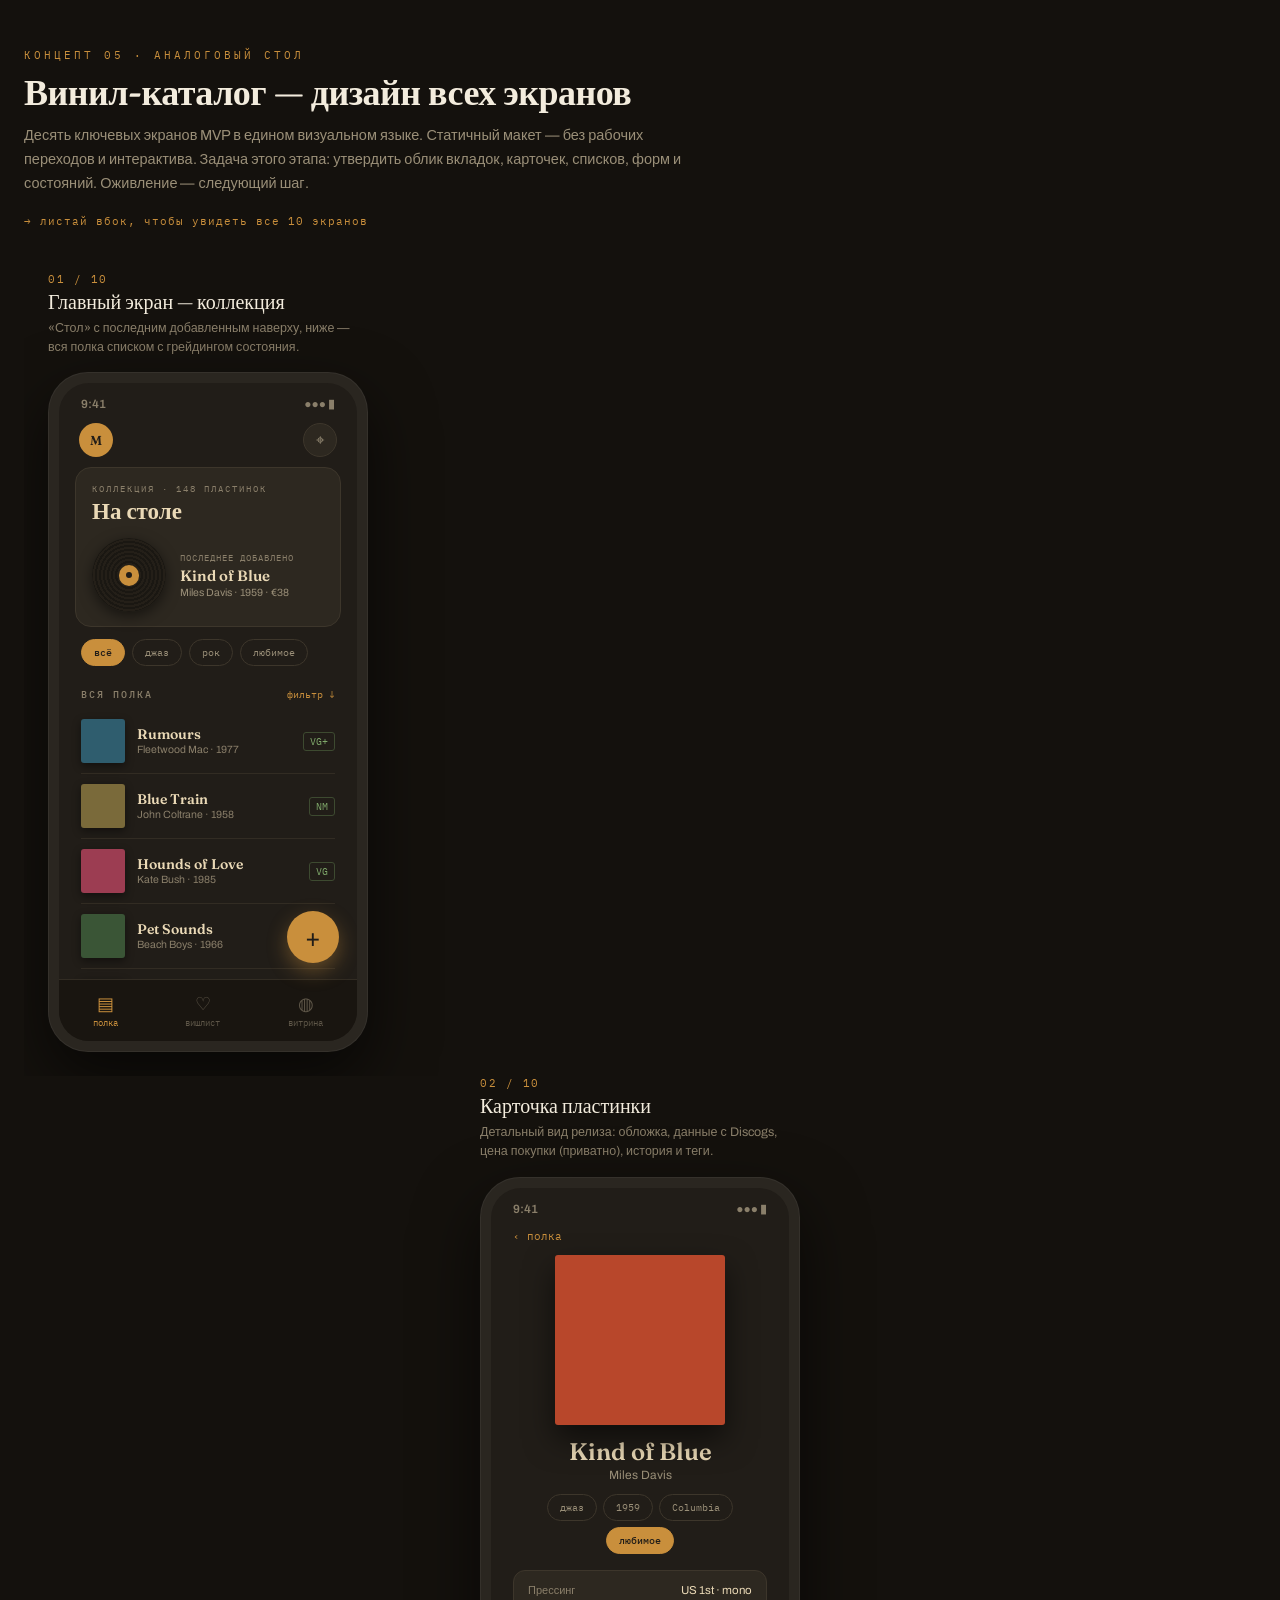
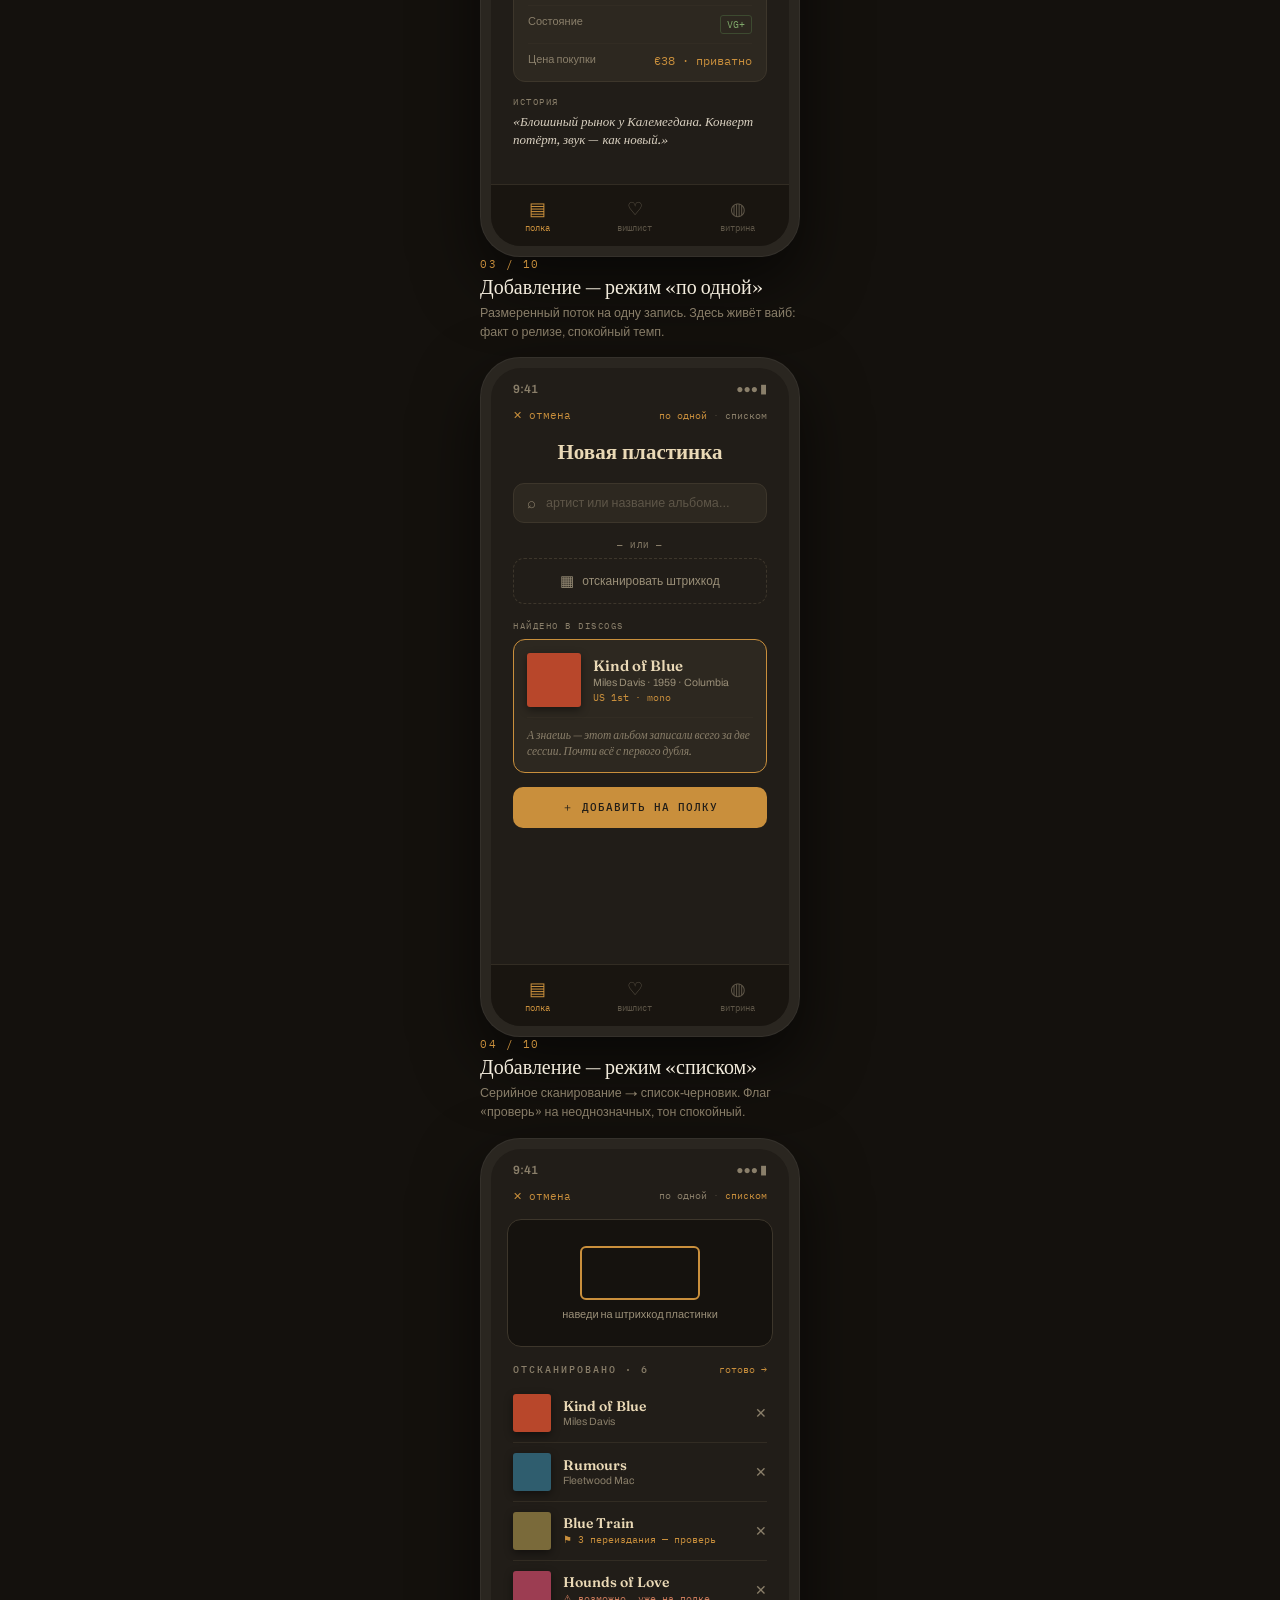
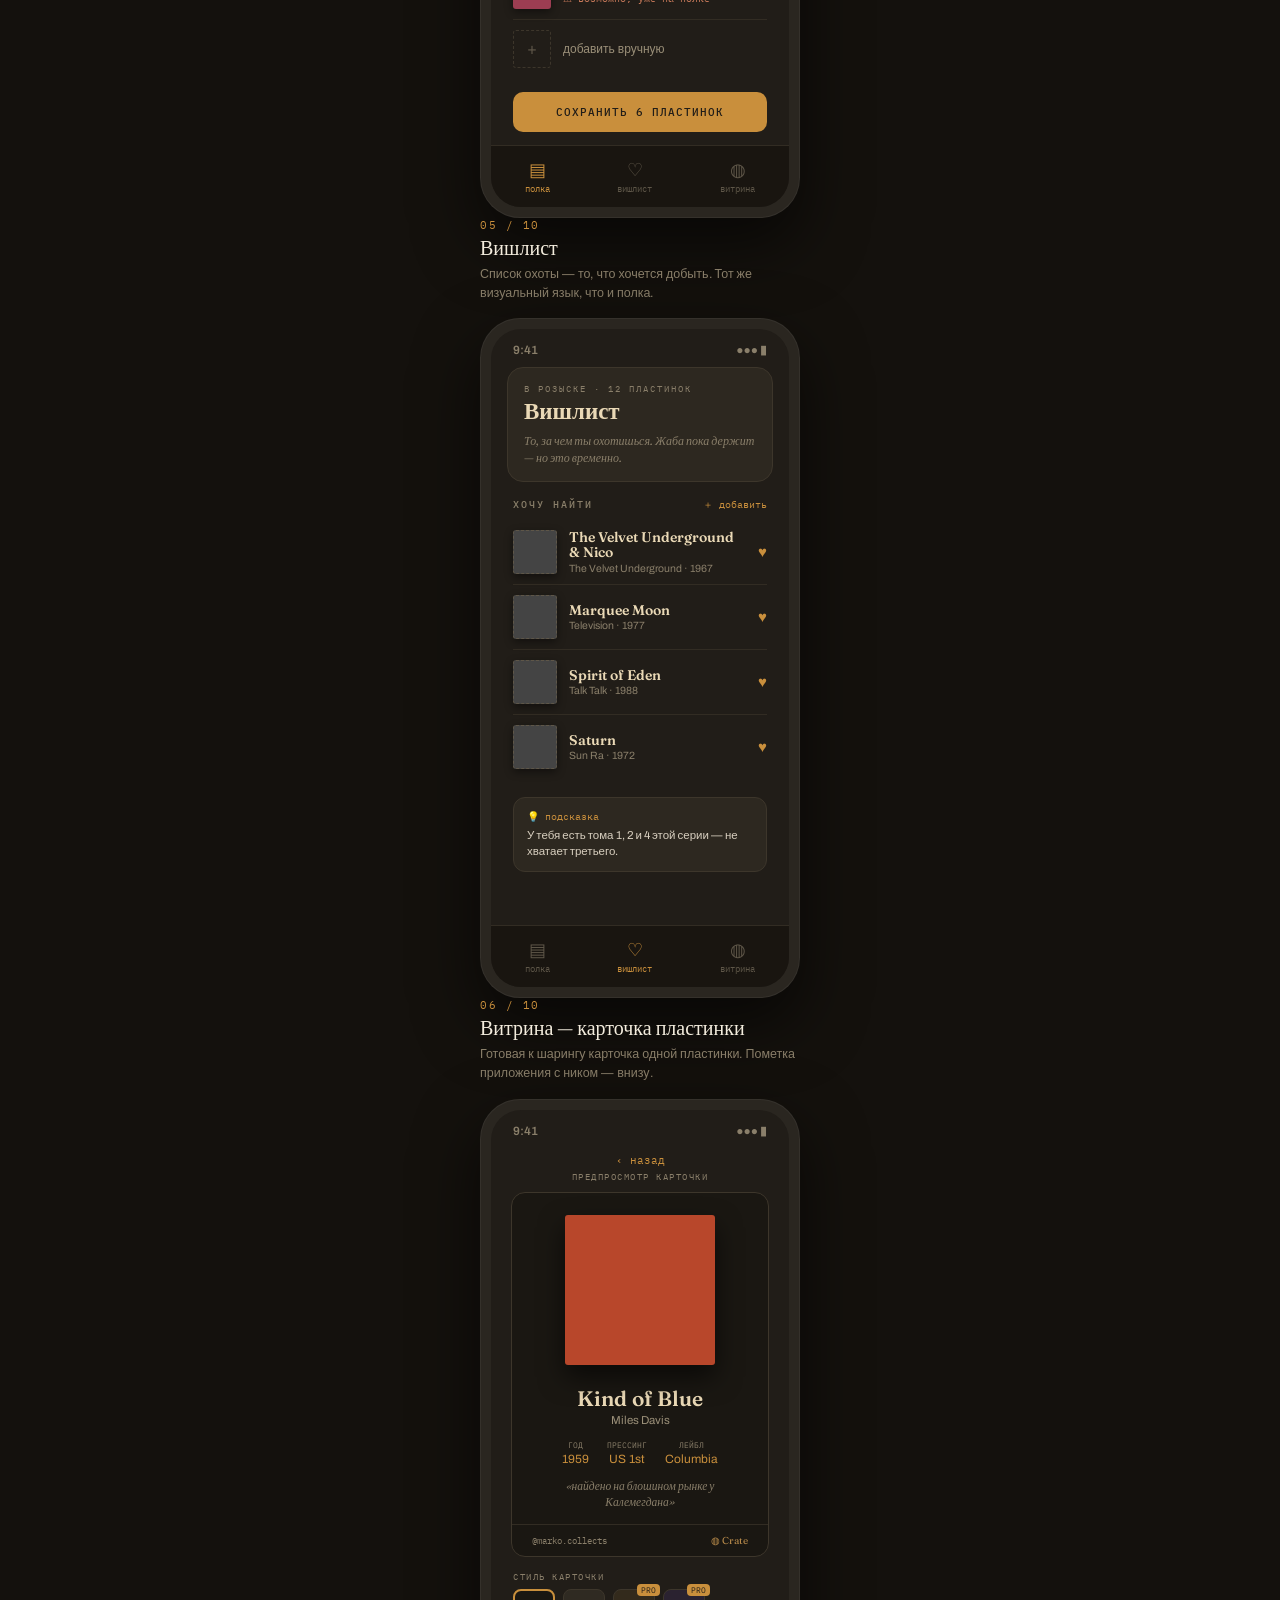
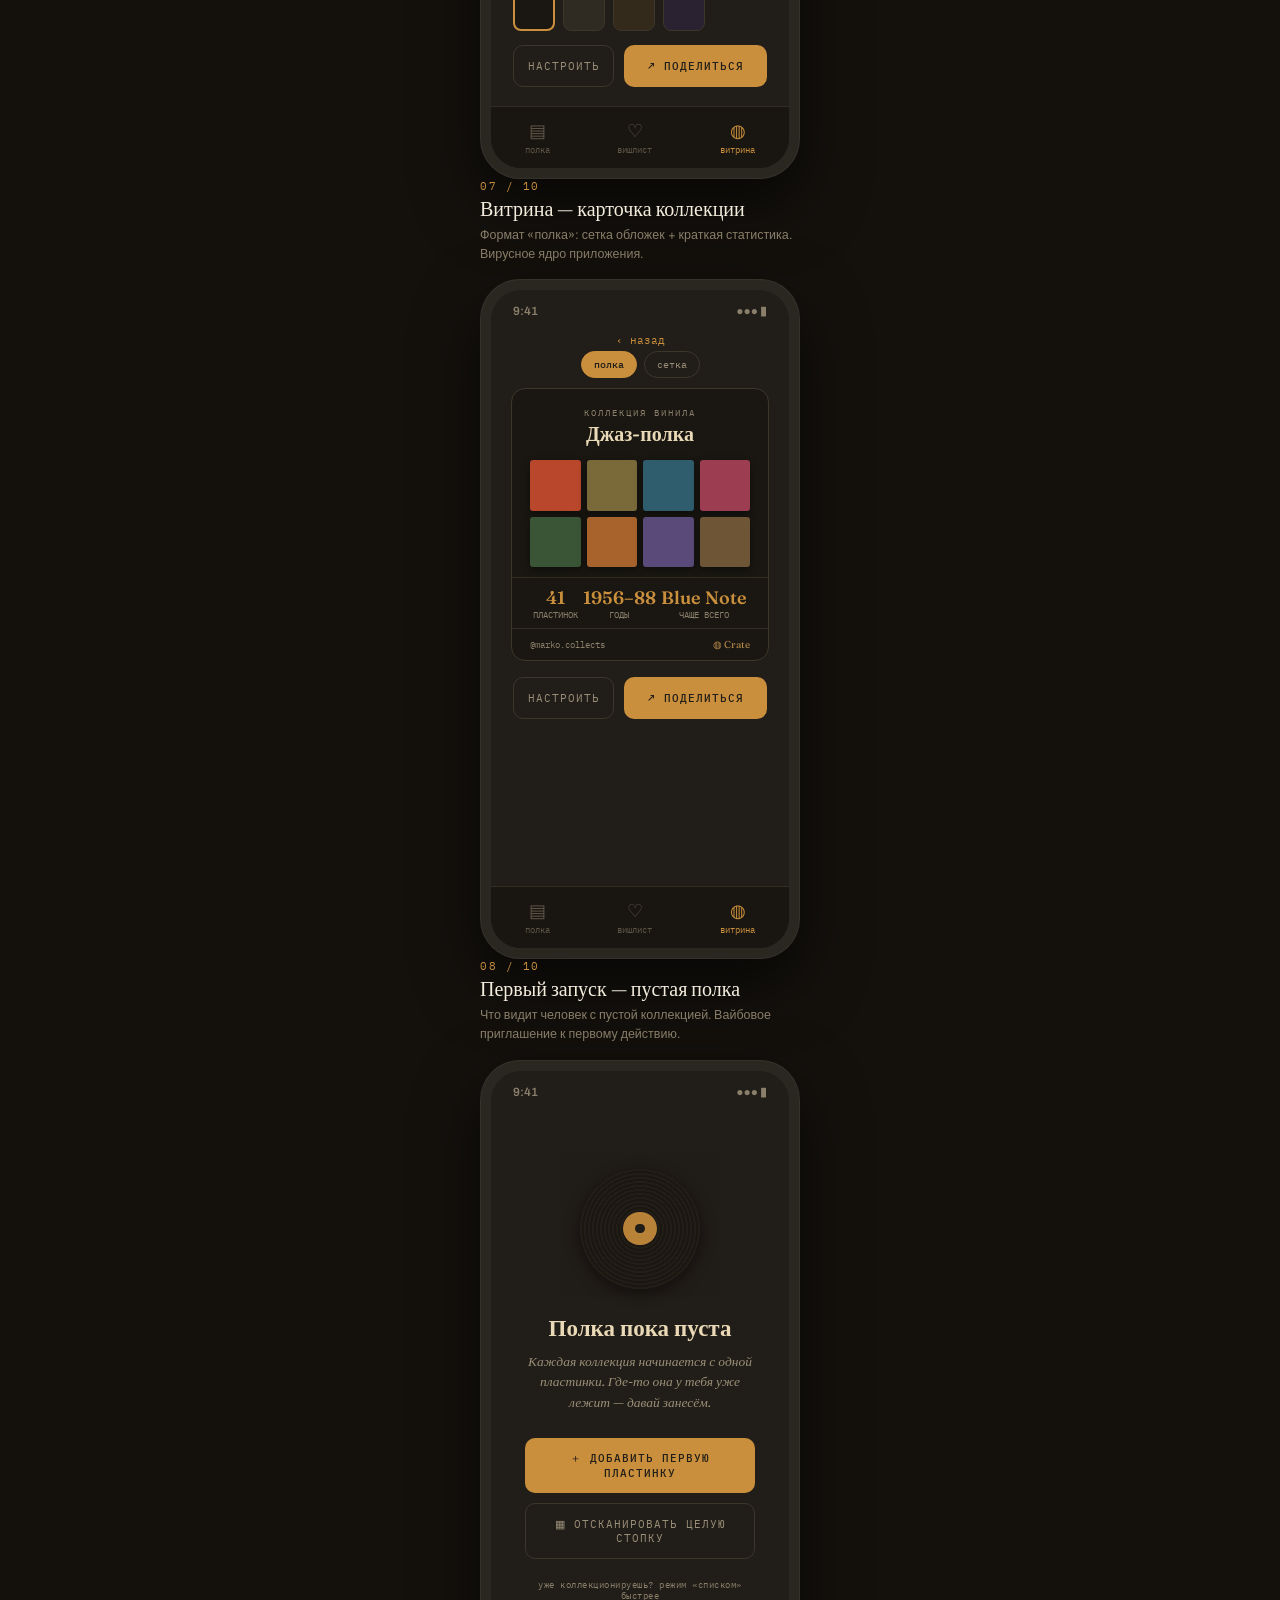
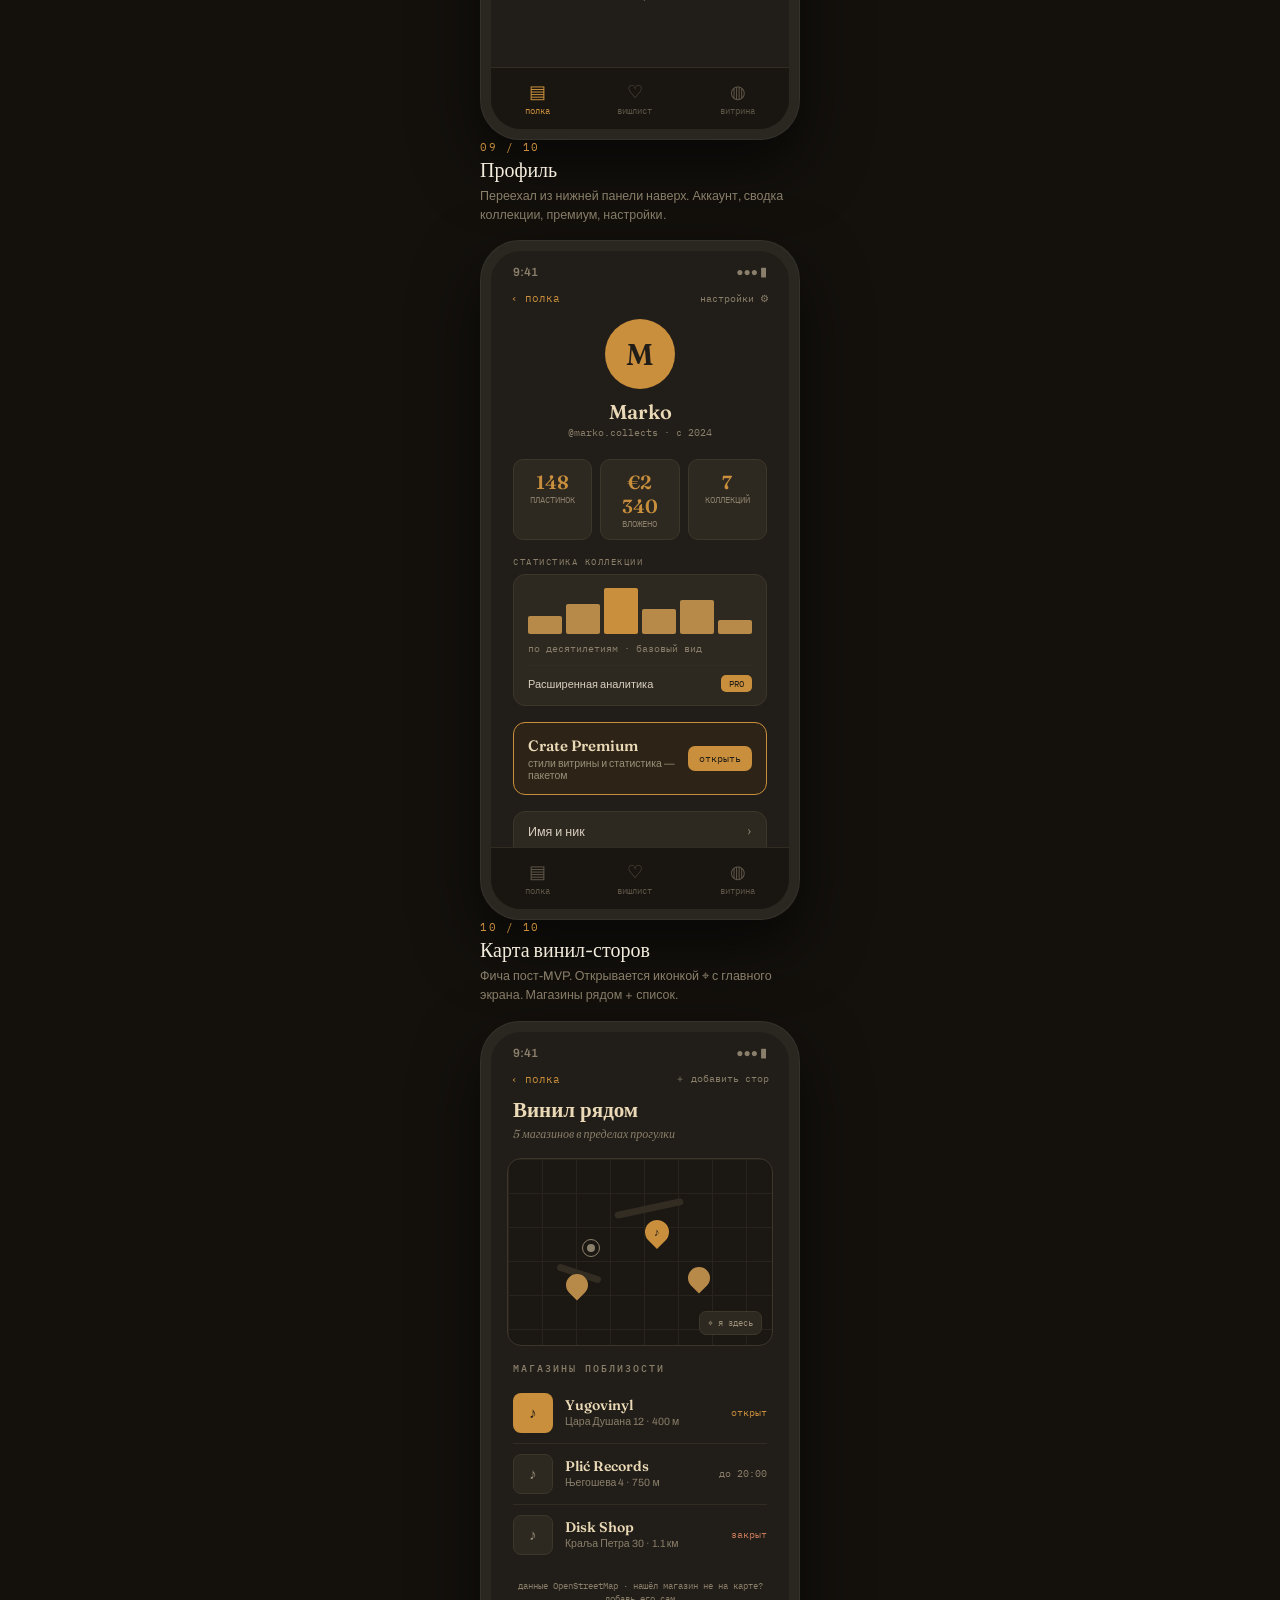
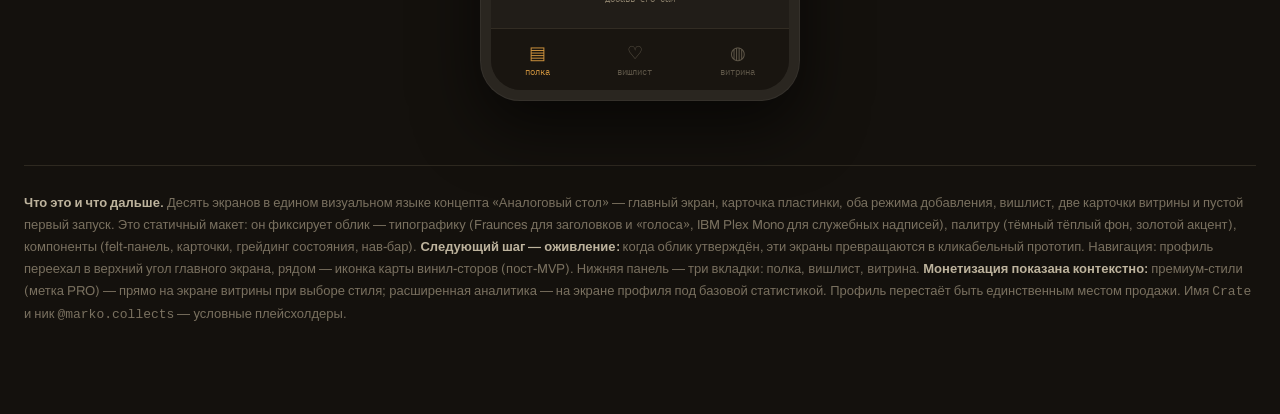
<file: vinyl-app-screens-desgn.html>
<!DOCTYPE html>
<html lang="ru">
<head>
<meta charset="UTF-8">
<meta name="viewport" content="width=device-width, initial-scale=1.0">
<title>Винил-каталог — дизайн всех экранов · Аналоговый стол</title>
<link rel="preconnect" href="https://fonts.googleapis.com">
<link rel="preconnect" href="https://fonts.gstatic.com" crossorigin>
<link href="https://fonts.googleapis.com/css2?family=Fraunces:ital,opsz,wght@0,9..144,400..600;1,9..144,400&family=IBM+Plex+Mono:wght@400;500&family=Archivo:wght@400..600&display=swap" rel="stylesheet">
<style>
  :root {
    --bg: #211d18;
    --bg-deep: #191510;
    --panel: #2d2820;
    --panel-line: #3d362b;
    --row-line: #322c23;
    --ink: #ead9b6;
    --ink-soft: #d8cfbf;
    --ink-mut: #9a8f78;
    --ink-faint: #8a7f6a;
    --gold: #c98f3c;
    --gold-soft: #b88a4a;
    --green: #7fa86a;
    --red: #c97a5a;
  }
  * { margin: 0; padding: 0; box-sizing: border-box; }
  body {
    background: #14110d;
    font-family: 'Archivo', sans-serif;
    color: var(--ink-soft);
    padding: 48px 24px 90px;
    -webkit-font-smoothing: antialiased;
  }
  .page-head { max-width: 1340px; margin: 0 auto 14px; }
  .page-head .eyebrow { font-family:'IBM Plex Mono',monospace; font-size:11px; letter-spacing:3px; color:var(--gold); text-transform:uppercase; }
  .page-head h1 {
    font-family: 'Fraunces', serif; font-size: 36px; font-weight: 600;
    color: #f3ecdd; margin-top: 8px; letter-spacing: -0.5px;
  }
  .page-head p {
    margin-top: 10px; font-size: 14.5px; color: var(--ink-mut);
    max-width: 680px; line-height: 1.65;
  }
  .grid {
    margin: 40px 0 0;
    display: flex; flex-direction: row; flex-wrap: nowrap;
    gap: 40px;
    overflow-x: auto; overflow-y: hidden;
    padding: 4px 24px 24px;
    scroll-snap-type: x proximity;
  }
  .grid::-webkit-scrollbar { height: 10px; }
  .grid::-webkit-scrollbar-track { background: #1c1813; border-radius: 5px; }
  .grid::-webkit-scrollbar-thumb { background: #3d362b; border-radius: 5px; }
  .cell { scroll-snap-align: start; flex: 0 0 auto; }
  .scroll-hint {
    max-width:1340px; margin: 18px auto 0; font-family:'IBM Plex Mono',monospace;
    font-size:11px; color:var(--gold); letter-spacing:1px;
  }
  .cell { display: flex; flex-direction: column; align-items: center; }
  .cap { width: 320px; margin-bottom: 16px; }
  .cap .n { font-family:'IBM Plex Mono',monospace; font-size:11px; color:var(--gold); letter-spacing:1.5px; }
  .cap .t { font-family:'Fraunces',serif; font-size:20px; color:#f3ecdd; margin-top:3px; }
  .cap .d { font-size:12.5px; color:var(--ink-faint); line-height:1.5; margin-top:5px; }

  /* phone */
  .phone {
    width: 320px; height: 680px;
    border-radius: 40px; padding: 11px;
    background: #2a2620;
    box-shadow: 0 26px 64px rgba(0,0,0,0.6), inset 0 0 0 1px rgba(255,255,255,0.05);
  }
  .screen {
    width: 100%; height: 100%; border-radius: 30px;
    background: var(--bg); overflow: hidden; position: relative;
    display: flex; flex-direction: column;
  }
  .sb {
    display:flex; justify-content:space-between; align-items:center;
    padding: 14px 22px 4px; font-size:12px; font-weight:600; color:var(--ink-faint);
    flex-shrink: 0;
  }
  .body { flex: 1; overflow: hidden; }

  /* nav bar */
  .nav {
    flex-shrink:0; height:62px; background:var(--bg-deep);
    border-top:1px solid var(--row-line);
    display:flex; align-items:center; justify-content:space-around;
  }
  .nav .ni { display:flex; flex-direction:column; align-items:center; gap:3px; }
  .nav .ic { font-style:normal; font-size:18px; color:#5e5648; }
  .nav .nl { font-size:8.5px; color:#5e5648; font-family:'IBM Plex Mono',monospace; }
  .nav .ni.on .ic, .nav .ni.on .nl { color:var(--gold); }

  /* generic */
  .sec-h { display:flex; justify-content:space-between; align-items:baseline; padding: 16px 22px 8px; }
  .sec-h h3 { font-family:'IBM Plex Mono',monospace; font-size:10px; letter-spacing:2px; color:var(--ink-faint); text-transform:uppercase; font-weight:500; }
  .sec-h a { font-size:10px; color:var(--gold); font-family:'IBM Plex Mono',monospace; }

  /* felt panel */
  .felt {
    margin: 6px 16px 0; border-radius: 16px;
    background: var(--panel); border: 1px solid var(--panel-line);
    padding: 15px 16px 14px;
  }
  .felt-k { font-family:'IBM Plex Mono',monospace; font-size:9px; letter-spacing:2px; color:var(--ink-faint); text-transform:uppercase; }
  .felt-t { font-family:'Fraunces',serif; font-size:23px; font-weight:600; color:var(--ink); margin-top:3px; }

  .disc { border-radius:50%; background: repeating-radial-gradient(circle, #1a1712 0 2px, #241f18 2px 4px); position:relative; flex-shrink:0; box-shadow:0 4px 14px rgba(0,0,0,0.5); }
  .disc.lbl-gold::after { content:''; position:absolute; inset:36%; border-radius:50%; background:var(--gold); }
  .disc.lbl-gold::before { content:''; position:absolute; inset:46%; border-radius:50%; background:var(--bg); z-index:1; }

  /* sleeve */
  .sleeve { border-radius:3px; flex-shrink:0; box-shadow:0 3px 9px rgba(0,0,0,0.45); position:relative; }
  .grade { font-family:'IBM Plex Mono',monospace; font-size:10px; color:var(--green); border:1px solid #3d4a30; padding:2px 6px; border-radius:3px; white-space:nowrap; }

  /* list row */
  .row { display:flex; gap:12px; align-items:center; padding:10px 0; border-bottom:1px solid var(--row-line); }
  .row .nm { font-family:'Fraunces',serif; font-size:14px; color:var(--ink); font-weight:600; line-height:1.1; }
  .row .ar { font-size:10.5px; color:var(--ink-faint); margin-top:2px; }

  /* tabs */
  .tabs { display:flex; gap:7px; padding: 12px 22px 6px; }
  .tab { font-family:'IBM Plex Mono',monospace; font-size:10px; padding:6px 12px; border-radius:20px; border:1px solid var(--panel-line); color:var(--ink-mut); white-space:nowrap; }
  .tab.on { background:var(--gold); color:var(--bg); border-color:var(--gold); font-weight:500; }

  /* fab */
  .fab {
    position:absolute; bottom:78px; right:18px;
    width:52px; height:52px; border-radius:50%;
    background:var(--gold); color:var(--bg);
    display:flex; align-items:center; justify-content:center;
    font-size:25px; box-shadow:0 8px 20px rgba(201,143,60,0.4);
  }

  /* buttons */
  .btn { display:flex; align-items:center; justify-content:center; gap:8px;
    font-family:'IBM Plex Mono',monospace; font-size:11px; letter-spacing:1px;
    text-transform:uppercase; border-radius:10px; padding:13px; }
  .btn-gold { background:var(--gold); color:var(--bg); font-weight:500; }
  .btn-ghost { background:transparent; color:var(--ink-mut); border:1px solid var(--panel-line); }

  /* field */
  .field { margin: 0 22px 12px; }
  .field-l { font-family:'IBM Plex Mono',monospace; font-size:9px; letter-spacing:1.5px; color:var(--ink-faint); text-transform:uppercase; margin-bottom:5px; }
  .field-v { background:var(--panel); border:1px solid var(--panel-line); border-radius:9px; padding:11px 12px; font-size:13px; color:var(--ink); }
  .field-v.empty { color:#5e5648; }

  .topbar { display:flex; justify-content:space-between; align-items:center; padding: 8px 20px 0; flex-shrink:0; }
  .topbar .tb-ic { width:34px; height:34px; border-radius:50%; background:var(--panel); border:1px solid var(--panel-line); display:flex; align-items:center; justify-content:center; font-size:15px; color:var(--ink-mut); font-style:normal; }
  .topbar .tb-av { width:34px; height:34px; border-radius:50%; background:var(--gold); display:flex; align-items:center; justify-content:center; font-size:13px; color:var(--bg); font-family:'Fraunces',serif; font-weight:600; }
  .footnote { max-width:1340px; margin:64px auto 0; padding-top:26px; border-top:1px solid #2e2920; font-size:13px; color:#79705f; line-height:1.7; }
  .footnote b { color:#bdb39d; font-weight:600; }
</style>
</head>
<body>

<div class="page-head">
  <div class="eyebrow">концепт 05 · аналоговый стол</div>
  <h1>Винил-каталог — дизайн всех экранов</h1>
  <p>Десять ключевых экранов MVP в едином визуальном языке. Статичный макет — без рабочих переходов и интерактива. Задача этого этапа: утвердить облик вкладок, карточек, списков, форм и состояний. Оживление — следующий шаг.</p>
</div>

<div class="scroll-hint">→ листай вбок, чтобы увидеть все 10 экранов</div>

<div class="grid">

  <!-- ============ 1. ГЛАВНЫЙ ЭКРАН ============ -->
  <div class="cell">
    <div class="cap">
      <div class="n">01 / 10</div>
      <div class="t">Главный экран — коллекция</div>
      <div class="d">«Стол» с последним добавленным наверху, ниже — вся полка списком с грейдингом состояния.</div>
    </div>
    <div class="phone"><div class="screen">
      <div class="sb"><span>9:41</span><span>●●● ▮</span></div>
      <div class="topbar">
        <div class="tb-av">M</div>
        <div class="tb-ic">⌖</div>
      </div>
      <div class="body">
        <div class="felt" style="margin-top:10px;">
          <div class="felt-k">коллекция · 148 пластинок</div>
          <div class="felt-t">На столе</div>
          <div style="display:flex;align-items:center;gap:14px;margin-top:13px;">
            <div class="disc lbl-gold" style="width:74px;height:74px;"></div>
            <div>
              <div style="font-family:'IBM Plex Mono',monospace;font-size:9px;color:var(--ink-faint);letter-spacing:1px;">ПОСЛЕДНЕЕ ДОБАВЛЕНО</div>
              <div style="font-family:'Fraunces',serif;font-size:15px;color:var(--ink);font-weight:600;margin-top:3px;">Kind of Blue</div>
              <div style="font-size:10.5px;color:var(--ink-mut);margin-top:2px;">Miles Davis · 1959 · €38</div>
            </div>
          </div>
        </div>
        <div class="tabs">
          <div class="tab on">всё</div><div class="tab">джаз</div><div class="tab">рок</div><div class="tab">любимое</div>
        </div>
        <div class="sec-h"><h3>вся полка</h3><a>фильтр ↓</a></div>
        <div style="padding:0 22px;">
          <div class="row">
            <div class="sleeve" style="width:44px;height:44px;background:#2f5d6e;"></div>
            <div style="flex:1;"><div class="nm">Rumours</div><div class="ar">Fleetwood Mac · 1977</div></div>
            <div class="grade">VG+</div>
          </div>
          <div class="row">
            <div class="sleeve" style="width:44px;height:44px;background:#7a6a3a;"></div>
            <div style="flex:1;"><div class="nm">Blue Train</div><div class="ar">John Coltrane · 1958</div></div>
            <div class="grade">NM</div>
          </div>
          <div class="row">
            <div class="sleeve" style="width:44px;height:44px;background:#9c3d52;"></div>
            <div style="flex:1;"><div class="nm">Hounds of Love</div><div class="ar">Kate Bush · 1985</div></div>
            <div class="grade">VG</div>
          </div>
          <div class="row">
            <div class="sleeve" style="width:44px;height:44px;background:#3a5536;"></div>
            <div style="flex:1;"><div class="nm">Pet Sounds</div><div class="ar">Beach Boys · 1966</div></div>
            <div class="grade">NM</div>
          </div>
          <div class="row" style="border-bottom:none;">
            <div class="sleeve" style="width:44px;height:44px;background:#a8632c;"></div>
            <div style="flex:1;"><div class="nm">Aja</div><div class="ar">Steely Dan · 1977</div></div>
            <div class="grade">VG+</div>
          </div>
        </div>
      </div>
      <div class="fab">+</div>
      <div class="nav">
        <div class="ni on"><span class="ic">▤</span><span class="nl">полка</span></div>
        <div class="ni"><span class="ic">♡</span><span class="nl">вишлист</span></div>
        <div class="ni"><span class="ic">◍</span><span class="nl">витрина</span></div>
      </div>
    </div></div></div>
  </div>

  <!-- ============ 2. КАРТОЧКА ПЛАСТИНКИ ============ -->
  <div class="cell">
    <div class="cap">
      <div class="n">02 / 10</div>
      <div class="t">Карточка пластинки</div>
      <div class="d">Детальный вид релиза: обложка, данные с Discogs, цена покупки (приватно), история и теги.</div>
    </div>
    <div class="phone"><div class="screen">
      <div class="sb"><span>9:41</span><span>●●● ▮</span></div>
      <div class="body">
        <div style="padding:6px 22px 4px;">
          <span style="font-family:'IBM Plex Mono',monospace;font-size:11px;color:var(--gold);">‹ полка</span>
        </div>
        <div style="display:flex;justify-content:center;padding:8px 22px 14px;">
          <div class="sleeve" style="width:170px;height:170px;background:#b8472b;box-shadow:0 14px 30px rgba(0,0,0,0.55);"></div>
        </div>
        <div style="padding:0 22px;text-align:center;">
          <div style="font-family:'Fraunces',serif;font-size:24px;font-weight:600;color:var(--ink);line-height:1.05;">Kind of Blue</div>
          <div style="font-size:12px;color:var(--ink-mut);margin-top:4px;">Miles Davis</div>
        </div>
        <div style="display:flex;gap:6px;justify-content:center;flex-wrap:wrap;padding:12px 22px 0;">
          <span class="tab">джаз</span><span class="tab">1959</span><span class="tab">Columbia</span><span class="tab on">любимое</span>
        </div>
        <div style="margin:16px 22px 0;border-radius:12px;background:var(--panel);border:1px solid var(--panel-line);padding:4px 14px;">
          <div style="display:flex;justify-content:space-between;padding:9px 0;border-bottom:1px solid var(--row-line);">
            <span style="font-size:11px;color:var(--ink-faint);">Прессинг</span><span style="font-size:11.5px;color:var(--ink);">US 1st · mono</span>
          </div>
          <div style="display:flex;justify-content:space-between;padding:9px 0;border-bottom:1px solid var(--row-line);">
            <span style="font-size:11px;color:var(--ink-faint);">Состояние</span><span class="grade">VG+</span>
          </div>
          <div style="display:flex;justify-content:space-between;padding:9px 0;">
            <span style="font-size:11px;color:var(--ink-faint);">Цена покупки</span><span style="font-size:11.5px;color:var(--gold);font-family:'IBM Plex Mono',monospace;">€38 · приватно</span>
          </div>
        </div>
        <div style="margin:14px 22px 0;">
          <div style="font-family:'IBM Plex Mono',monospace;font-size:9px;letter-spacing:1.5px;color:var(--ink-faint);text-transform:uppercase;">история</div>
          <div style="font-family:'Fraunces',serif;font-style:italic;font-size:13px;color:var(--ink-soft);line-height:1.4;margin-top:5px;">«Блошиный рынок у Калемегдана. Конверт потёрт, звук — как новый.»</div>
        </div>
      </div>
      <div class="nav">
        <div class="ni on"><span class="ic">▤</span><span class="nl">полка</span></div>
        <div class="ni"><span class="ic">♡</span><span class="nl">вишлист</span></div>
        <div class="ni"><span class="ic">◍</span><span class="nl">витрина</span></div>
      </div>
    </div></div></div>
  </div>

  <!-- ============ 3. ДОБАВЛЕНИЕ — ПО ОДНОЙ ============ -->
  <div class="cell">
    <div class="cap">
      <div class="n">03 / 10</div>
      <div class="t">Добавление — режим «по одной»</div>
      <div class="d">Размеренный поток на одну запись. Здесь живёт вайб: факт о релизе, спокойный темп.</div>
    </div>
    <div class="phone"><div class="screen">
      <div class="sb"><span>9:41</span><span>●●● ▮</span></div>
      <div class="body">
        <div style="display:flex;justify-content:space-between;align-items:center;padding:8px 22px 6px;">
          <span style="font-family:'IBM Plex Mono',monospace;font-size:11px;color:var(--gold);">✕ отмена</span>
          <div style="display:flex;gap:6px;font-family:'IBM Plex Mono',monospace;font-size:10px;">
            <span style="color:var(--gold);">по одной</span><span style="color:#4a4338;">·</span><span style="color:var(--ink-faint);">списком</span>
          </div>
        </div>
        <div style="text-align:center;padding:10px 22px 4px;">
          <div style="font-family:'Fraunces',serif;font-size:21px;font-weight:600;color:var(--ink);">Новая пластинка</div>
        </div>
        <div style="margin:14px 22px 16px;display:flex;align-items:center;gap:10px;background:var(--panel);border:1px solid var(--panel-line);border-radius:11px;padding:11px 13px;">
          <span style="font-size:15px;color:var(--ink-faint);">⌕</span>
          <span style="font-size:12.5px;color:#5e5648;">артист или название альбома…</span>
        </div>
        <div style="text-align:center;font-family:'IBM Plex Mono',monospace;font-size:9px;letter-spacing:1.5px;color:var(--ink-faint);margin-bottom:8px;">— ИЛИ —</div>
        <div style="margin:0 22px 16px;display:flex;align-items:center;justify-content:center;gap:8px;border:1px dashed var(--panel-line);border-radius:11px;padding:13px;color:var(--ink-mut);font-size:12px;">
          <span style="font-size:15px;">▦</span> отсканировать штрихкод
        </div>
        <div style="margin:0 22px;">
          <div style="font-family:'IBM Plex Mono',monospace;font-size:9px;letter-spacing:1.5px;color:var(--ink-faint);text-transform:uppercase;margin-bottom:8px;">найдено в discogs</div>
          <div style="border-radius:12px;background:var(--panel);border:1px solid var(--gold);padding:13px;">
            <div style="display:flex;gap:12px;align-items:center;">
              <div class="sleeve" style="width:54px;height:54px;background:#b8472b;"></div>
              <div style="flex:1;">
                <div style="font-family:'Fraunces',serif;font-size:15px;color:var(--ink);font-weight:600;">Kind of Blue</div>
                <div style="font-size:10.5px;color:var(--ink-mut);margin-top:2px;">Miles Davis · 1959 · Columbia</div>
                <div style="font-size:10px;color:var(--gold);margin-top:3px;font-family:'IBM Plex Mono',monospace;">US 1st · mono</div>
              </div>
            </div>
            <div style="font-family:'Fraunces',serif;font-style:italic;font-size:11.5px;color:var(--ink-faint);line-height:1.4;margin-top:10px;border-top:1px solid var(--row-line);padding-top:9px;">
              А знаешь — этот альбом записали всего за две сессии. Почти всё с первого дубля.
            </div>
          </div>
        </div>
        <div style="margin:14px 22px 0;">
          <div class="btn btn-gold">＋ добавить на полку</div>
        </div>
      </div>
      <div class="nav">
        <div class="ni on"><span class="ic">▤</span><span class="nl">полка</span></div>
        <div class="ni"><span class="ic">♡</span><span class="nl">вишлист</span></div>
        <div class="ni"><span class="ic">◍</span><span class="nl">витрина</span></div>
      </div>
    </div></div></div>
  </div>

  <!-- ============ 4. ДОБАВЛЕНИЕ — СПИСКОМ ============ -->
  <div class="cell">
    <div class="cap">
      <div class="n">04 / 10</div>
      <div class="t">Добавление — режим «списком»</div>
      <div class="d">Серийное сканирование → список-черновик. Флаг «проверь» на неоднозначных, тон спокойный.</div>
    </div>
    <div class="phone"><div class="screen">
      <div class="sb"><span>9:41</span><span>●●● ▮</span></div>
      <div class="body">
        <div style="display:flex;justify-content:space-between;align-items:center;padding:8px 22px 6px;">
          <span style="font-family:'IBM Plex Mono',monospace;font-size:11px;color:var(--gold);">✕ отмена</span>
          <div style="display:flex;gap:6px;font-family:'IBM Plex Mono',monospace;font-size:10px;">
            <span style="color:var(--ink-faint);">по одной</span><span style="color:#4a4338;">·</span><span style="color:var(--gold);">списком</span>
          </div>
        </div>
        <div style="margin:10px 16px 0;border-radius:14px;background:#15120e;border:1px solid var(--panel-line);height:128px;display:flex;flex-direction:column;align-items:center;justify-content:center;gap:8px;position:relative;">
          <div style="width:120px;height:54px;border:2px solid var(--gold);border-radius:6px;"></div>
          <span style="font-size:11px;color:var(--ink-mut);">наведи на штрихкод пластинки</span>
        </div>
        <div class="sec-h"><h3>отсканировано · 6</h3><a>готово →</a></div>
        <div style="padding:0 22px;">
          <div class="row">
            <div class="sleeve" style="width:38px;height:38px;background:#b8472b;"></div>
            <div style="flex:1;"><div class="nm">Kind of Blue</div><div class="ar">Miles Davis</div></div>
            <span style="font-size:14px;color:var(--ink-faint);">✕</span>
          </div>
          <div class="row">
            <div class="sleeve" style="width:38px;height:38px;background:#2f5d6e;"></div>
            <div style="flex:1;"><div class="nm">Rumours</div><div class="ar">Fleetwood Mac</div></div>
            <span style="font-size:14px;color:var(--ink-faint);">✕</span>
          </div>
          <div class="row">
            <div class="sleeve" style="width:38px;height:38px;background:#7a6a3a;"></div>
            <div style="flex:1;">
              <div class="nm">Blue Train</div>
              <div style="font-size:9.5px;color:var(--gold);font-family:'IBM Plex Mono',monospace;margin-top:2px;">⚑ 3 переиздания — проверь</div>
            </div>
            <span style="font-size:14px;color:var(--ink-faint);">✕</span>
          </div>
          <div class="row">
            <div class="sleeve" style="width:38px;height:38px;background:#9c3d52;"></div>
            <div style="flex:1;">
              <div class="nm">Hounds of Love</div>
              <div style="font-size:9.5px;color:var(--red);font-family:'IBM Plex Mono',monospace;margin-top:2px;">⚠ возможно, уже на полке</div>
            </div>
            <span style="font-size:14px;color:var(--ink-faint);">✕</span>
          </div>
          <div class="row" style="border-bottom:none;">
            <div style="width:38px;height:38px;border:1px dashed var(--panel-line);border-radius:3px;display:flex;align-items:center;justify-content:center;color:#5e5648;font-size:16px;">+</div>
            <div style="flex:1;"><div style="font-size:12px;color:var(--ink-mut);">добавить вручную</div></div>
          </div>
        </div>
        <div style="margin:14px 22px 0;"><div class="btn btn-gold">сохранить 6 пластинок</div></div>
      </div>
      <div class="nav">
        <div class="ni on"><span class="ic">▤</span><span class="nl">полка</span></div>
        <div class="ni"><span class="ic">♡</span><span class="nl">вишлист</span></div>
        <div class="ni"><span class="ic">◍</span><span class="nl">витрина</span></div>
      </div>
    </div></div></div>
  </div>

  <!-- ============ 5. ВИШЛИСТ ============ -->
  <div class="cell">
    <div class="cap">
      <div class="n">05 / 10</div>
      <div class="t">Вишлист</div>
      <div class="d">Список охоты — то, что хочется добыть. Тот же визуальный язык, что и полка.</div>
    </div>
    <div class="phone"><div class="screen">
      <div class="sb"><span>9:41</span><span>●●● ▮</span></div>
      <div class="body">
        <div class="felt">
          <div class="felt-k">в розыске · 12 пластинок</div>
          <div class="felt-t">Вишлист</div>
          <div style="font-family:'Fraunces',serif;font-style:italic;font-size:12px;color:var(--ink-faint);margin-top:8px;line-height:1.4;">
            То, за чем ты охотишься. Жаба пока держит — но это временно.
          </div>
        </div>
        <div class="sec-h"><h3>хочу найти</h3><a>＋ добавить</a></div>
        <div style="padding:0 22px;">
          <div class="row">
            <div class="sleeve" style="width:44px;height:44px;background:#444;border:1px dashed #5e5648;"></div>
            <div style="flex:1;"><div class="nm">The Velvet Underground & Nico</div><div class="ar">The Velvet Underground · 1967</div></div>
            <span style="font-size:15px;color:var(--gold);">♥</span>
          </div>
          <div class="row">
            <div class="sleeve" style="width:44px;height:44px;background:#444;border:1px dashed #5e5648;"></div>
            <div style="flex:1;"><div class="nm">Marquee Moon</div><div class="ar">Television · 1977</div></div>
            <span style="font-size:15px;color:var(--gold);">♥</span>
          </div>
          <div class="row">
            <div class="sleeve" style="width:44px;height:44px;background:#444;border:1px dashed #5e5648;"></div>
            <div style="flex:1;"><div class="nm">Spirit of Eden</div><div class="ar">Talk Talk · 1988</div></div>
            <span style="font-size:15px;color:var(--gold);">♥</span>
          </div>
          <div class="row" style="border-bottom:none;">
            <div class="sleeve" style="width:44px;height:44px;background:#444;border:1px dashed #5e5648;"></div>
            <div style="flex:1;"><div class="nm">Saturn</div><div class="ar">Sun Ra · 1972</div></div>
            <span style="font-size:15px;color:var(--gold);">♥</span>
          </div>
        </div>
        <div style="margin:18px 22px 0;border-radius:12px;background:var(--panel);border:1px solid var(--panel-line);padding:12px 13px;">
          <div style="font-size:10px;color:var(--gold);font-family:'IBM Plex Mono',monospace;">💡 подсказка</div>
          <div style="font-size:11.5px;color:var(--ink-soft);margin-top:4px;line-height:1.4;">У тебя есть тома 1, 2 и 4 этой серии — не хватает третьего.</div>
        </div>
      </div>
      <div class="nav">
        <div class="ni"><span class="ic">▤</span><span class="nl">полка</span></div>
        <div class="ni on"><span class="ic">♡</span><span class="nl">вишлист</span></div>
        <div class="ni"><span class="ic">◍</span><span class="nl">витрина</span></div>
      </div>
    </div></div></div>
  </div>

  <!-- ============ 6. ВИТРИНА — КАРТОЧКА ПЛАСТИНКИ ============ -->
  <div class="cell">
    <div class="cap">
      <div class="n">06 / 10</div>
      <div class="t">Витрина — карточка пластинки</div>
      <div class="d">Готовая к шарингу карточка одной пластинки. Пометка приложения с ником — внизу.</div>
    </div>
    <div class="phone"><div class="screen">
      <div class="sb"><span>9:41</span><span>●●● ▮</span></div>
      <div class="body">
        <div style="text-align:center;padding:8px 22px 4px;">
          <span style="font-family:'IBM Plex Mono',monospace;font-size:11px;color:var(--gold);">‹ назад</span>
        </div>
        <div style="text-align:center;font-family:'IBM Plex Mono',monospace;font-size:9px;letter-spacing:1.5px;color:var(--ink-faint);text-transform:uppercase;padding-bottom:10px;">предпросмотр карточки</div>
        <!-- сама карточка -->
        <div style="margin:0 20px;border-radius:14px;overflow:hidden;background:#1a1712;border:1px solid var(--panel-line);">
          <div style="padding:22px 20px 6px;display:flex;justify-content:center;">
            <div class="sleeve" style="width:150px;height:150px;background:#b8472b;box-shadow:0 12px 26px rgba(0,0,0,0.6);"></div>
          </div>
          <div style="text-align:center;padding:14px 20px 4px;">
            <div style="font-family:'Fraunces',serif;font-size:21px;font-weight:600;color:var(--ink);">Kind of Blue</div>
            <div style="font-size:11.5px;color:var(--ink-mut);margin-top:3px;">Miles Davis</div>
          </div>
          <div style="display:flex;justify-content:center;gap:18px;padding:10px 20px 6px;">
            <div style="text-align:center;"><div style="font-family:'IBM Plex Mono',monospace;font-size:8px;color:var(--ink-faint);">ГОД</div><div style="font-size:12px;color:var(--gold);margin-top:2px;">1959</div></div>
            <div style="text-align:center;"><div style="font-family:'IBM Plex Mono',monospace;font-size:8px;color:var(--ink-faint);">ПРЕССИНГ</div><div style="font-size:12px;color:var(--gold);margin-top:2px;">US 1st</div></div>
            <div style="text-align:center;"><div style="font-family:'IBM Plex Mono',monospace;font-size:8px;color:var(--ink-faint);">ЛЕЙБЛ</div><div style="font-size:12px;color:var(--gold);margin-top:2px;">Columbia</div></div>
          </div>
          <div style="font-family:'Fraunces',serif;font-style:italic;font-size:11.5px;color:var(--ink-faint);text-align:center;padding:6px 24px 0;line-height:1.4;">
            «найдено на блошином рынке у Калемегдана»
          </div>
          <div style="margin-top:14px;border-top:1px solid var(--row-line);padding:9px 20px;display:flex;justify-content:space-between;align-items:center;">
            <span style="font-family:'IBM Plex Mono',monospace;font-size:9px;color:var(--ink-faint);">@marko.collects</span>
            <span style="font-family:'Fraunces',serif;font-size:10px;color:var(--gold-soft);">◍ Crate</span>
          </div>
        </div>
        <div style="margin:14px 22px 0;">
          <div style="font-family:'IBM Plex Mono',monospace;font-size:9px;letter-spacing:1.5px;color:var(--ink-faint);text-transform:uppercase;margin-bottom:7px;">стиль карточки</div>
          <div style="display:flex;gap:8px;">
            <div style="width:42px;height:42px;border-radius:8px;background:#1a1712;border:2px solid var(--gold);flex-shrink:0;"></div>
            <div style="width:42px;height:42px;border-radius:8px;background:#2f2a22;border:1px solid var(--panel-line);flex-shrink:0;"></div>
            <div style="width:42px;height:42px;border-radius:8px;background:#332a1c;border:1px solid var(--panel-line);position:relative;flex-shrink:0;">
              <span style="position:absolute;top:-6px;right:-6px;background:var(--gold);color:var(--bg);font-size:8px;font-family:'IBM Plex Mono',monospace;border-radius:4px;padding:1px 4px;">PRO</span>
            </div>
            <div style="width:42px;height:42px;border-radius:8px;background:#2a2230;border:1px solid var(--panel-line);position:relative;flex-shrink:0;">
              <span style="position:absolute;top:-6px;right:-6px;background:var(--gold);color:var(--bg);font-size:8px;font-family:'IBM Plex Mono',monospace;border-radius:4px;padding:1px 4px;">PRO</span>
            </div>
          </div>
        </div>
        <div style="display:flex;gap:10px;margin:14px 22px 0;">
          <div class="btn btn-ghost" style="flex:1;">настроить</div>
          <div class="btn btn-gold" style="flex:1.6;">↗ поделиться</div>
        </div>
      </div>
      <div class="nav">
        <div class="ni"><span class="ic">▤</span><span class="nl">полка</span></div>
        <div class="ni"><span class="ic">♡</span><span class="nl">вишлист</span></div>
        <div class="ni on"><span class="ic">◍</span><span class="nl">витрина</span></div>
      </div>
    </div></div></div>
  </div>

  <!-- ============ 7. ВИТРИНА — КАРТОЧКА КОЛЛЕКЦИИ ============ -->
  <div class="cell">
    <div class="cap">
      <div class="n">07 / 10</div>
      <div class="t">Витрина — карточка коллекции</div>
      <div class="d">Формат «полка»: сетка обложек + краткая статистика. Вирусное ядро приложения.</div>
    </div>
    <div class="phone"><div class="screen">
      <div class="sb"><span>9:41</span><span>●●● ▮</span></div>
      <div class="body">
        <div style="text-align:center;padding:8px 22px 4px;">
          <span style="font-family:'IBM Plex Mono',monospace;font-size:11px;color:var(--gold);">‹ назад</span>
        </div>
        <div style="display:flex;justify-content:center;gap:7px;padding-bottom:10px;">
          <span class="tab on">полка</span><span class="tab">сетка</span>
        </div>
        <div style="margin:0 20px;border-radius:14px;overflow:hidden;background:#1a1712;border:1px solid var(--panel-line);">
          <div style="padding:18px 18px 8px;text-align:center;">
            <div style="font-family:'IBM Plex Mono',monospace;font-size:8.5px;letter-spacing:2px;color:var(--ink-faint);">КОЛЛЕКЦИЯ ВИНИЛА</div>
            <div style="font-family:'Fraunces',serif;font-size:20px;font-weight:600;color:var(--ink);margin-top:3px;">Джаз-полка</div>
          </div>
          <div style="display:grid;grid-template-columns:repeat(4,1fr);gap:6px;padding:6px 18px 10px;">
            <div class="sleeve" style="aspect-ratio:1;background:#b8472b;"></div>
            <div class="sleeve" style="aspect-ratio:1;background:#7a6a3a;"></div>
            <div class="sleeve" style="aspect-ratio:1;background:#2f5d6e;"></div>
            <div class="sleeve" style="aspect-ratio:1;background:#9c3d52;"></div>
            <div class="sleeve" style="aspect-ratio:1;background:#3a5536;"></div>
            <div class="sleeve" style="aspect-ratio:1;background:#a8632c;"></div>
            <div class="sleeve" style="aspect-ratio:1;background:#5a4a7a;"></div>
            <div class="sleeve" style="aspect-ratio:1;background:#6e5536;"></div>
          </div>
          <div style="display:flex;justify-content:space-around;padding:8px 18px;border-top:1px solid var(--row-line);">
            <div style="text-align:center;"><div style="font-family:'Fraunces',serif;font-size:18px;color:var(--gold);font-weight:600;">41</div><div style="font-size:8.5px;color:var(--ink-faint);font-family:'IBM Plex Mono',monospace;">ПЛАСТИНОК</div></div>
            <div style="text-align:center;"><div style="font-family:'Fraunces',serif;font-size:18px;color:var(--gold);font-weight:600;">1956–88</div><div style="font-size:8.5px;color:var(--ink-faint);font-family:'IBM Plex Mono',monospace;">ГОДЫ</div></div>
            <div style="text-align:center;"><div style="font-family:'Fraunces',serif;font-size:18px;color:var(--gold);font-weight:600;">Blue Note</div><div style="font-size:8.5px;color:var(--ink-faint);font-family:'IBM Plex Mono',monospace;">ЧАЩЕ ВСЕГО</div></div>
          </div>
          <div style="border-top:1px solid var(--row-line);padding:9px 18px;display:flex;justify-content:space-between;align-items:center;">
            <span style="font-family:'IBM Plex Mono',monospace;font-size:9px;color:var(--ink-faint);">@marko.collects</span>
            <span style="font-family:'Fraunces',serif;font-size:10px;color:var(--gold-soft);">◍ Crate</span>
          </div>
        </div>
        <div style="display:flex;gap:10px;margin:16px 22px 0;">
          <div class="btn btn-ghost" style="flex:1;">настроить</div>
          <div class="btn btn-gold" style="flex:1.6;">↗ поделиться</div>
        </div>
      </div>
      <div class="nav">
        <div class="ni"><span class="ic">▤</span><span class="nl">полка</span></div>
        <div class="ni"><span class="ic">♡</span><span class="nl">вишлист</span></div>
        <div class="ni on"><span class="ic">◍</span><span class="nl">витрина</span></div>
      </div>
    </div></div></div>
  </div>

  <!-- ============ 8. ПУСТОЙ ПЕРВЫЙ ЭКРАН ============ -->
  <div class="cell">
    <div class="cap">
      <div class="n">08 / 10</div>
      <div class="t">Первый запуск — пустая полка</div>
      <div class="d">Что видит человек с пустой коллекцией. Вайбовое приглашение к первому действию.</div>
    </div>
    <div class="phone"><div class="screen">
      <div class="sb"><span>9:41</span><span>●●● ▮</span></div>
      <div class="body" style="display:flex;flex-direction:column;align-items:center;justify-content:center;padding:0 34px;text-align:center;">
        <div class="disc lbl-gold" style="width:120px;height:120px;opacity:0.9;"></div>
        <div style="font-family:'Fraunces',serif;font-size:23px;font-weight:600;color:var(--ink);margin-top:26px;line-height:1.15;">
          Полка пока пуста
        </div>
        <div style="font-family:'Fraunces',serif;font-style:italic;font-size:13.5px;color:var(--ink-mut);margin-top:10px;line-height:1.5;">
          Каждая коллекция начинается с одной пластинки. Где-то она у тебя уже лежит — давай занесём.
        </div>
        <div style="width:100%;margin-top:26px;">
          <div class="btn btn-gold">＋ добавить первую пластинку</div>
        </div>
        <div style="width:100%;margin-top:10px;">
          <div class="btn btn-ghost">▦ отсканировать целую стопку</div>
        </div>
        <div style="font-family:'IBM Plex Mono',monospace;font-size:9px;color:var(--ink-faint);margin-top:20px;letter-spacing:0.5px;">
          уже коллекционируешь? режим «списком» быстрее
        </div>
      </div>
      <div class="nav">
        <div class="ni on"><span class="ic">▤</span><span class="nl">полка</span></div>
        <div class="ni"><span class="ic">♡</span><span class="nl">вишлист</span></div>
        <div class="ni"><span class="ic">◍</span><span class="nl">витрина</span></div>
      </div>
    </div></div></div>
  </div>

  <!-- ============ 9. ПРОФИЛЬ ============ -->
  <div class="cell">
    <div class="cap">
      <div class="n">09 / 10</div>
      <div class="t">Профиль</div>
      <div class="d">Переехал из нижней панели наверх. Аккаунт, сводка коллекции, премиум, настройки.</div>
    </div>
    <div class="phone"><div class="screen">
      <div class="sb"><span>9:41</span><span>●●● ▮</span></div>
      <div class="topbar">
        <span style="font-family:'IBM Plex Mono',monospace;font-size:11px;color:var(--gold);">‹ полка</span>
        <span style="font-family:'IBM Plex Mono',monospace;font-size:10px;color:var(--ink-faint);">настройки ⚙</span>
      </div>
      <div class="body">
        <div style="text-align:center;padding:14px 22px 4px;">
          <div style="width:70px;height:70px;border-radius:50%;background:var(--gold);display:flex;align-items:center;justify-content:center;font-family:'Fraunces',serif;font-size:30px;color:var(--bg);font-weight:600;margin:0 auto;">M</div>
          <div style="font-family:'Fraunces',serif;font-size:20px;font-weight:600;color:var(--ink);margin-top:10px;">Marko</div>
          <div style="font-family:'IBM Plex Mono',monospace;font-size:10px;color:var(--ink-faint);margin-top:2px;">@marko.collects · с 2024</div>
        </div>
        <div style="display:flex;gap:8px;margin:16px 22px 0;">
          <div style="flex:1;background:var(--panel);border:1px solid var(--panel-line);border-radius:10px;padding:10px 8px;text-align:center;">
            <div style="font-family:'Fraunces',serif;font-size:19px;color:var(--gold);font-weight:600;">148</div>
            <div style="font-size:8.5px;color:var(--ink-faint);font-family:'IBM Plex Mono',monospace;">ПЛАСТИНОК</div>
          </div>
          <div style="flex:1;background:var(--panel);border:1px solid var(--panel-line);border-radius:10px;padding:10px 8px;text-align:center;">
            <div style="font-family:'Fraunces',serif;font-size:19px;color:var(--gold);font-weight:600;">€2 340</div>
            <div style="font-size:8.5px;color:var(--ink-faint);font-family:'IBM Plex Mono',monospace;">ВЛОЖЕНО</div>
          </div>
          <div style="flex:1;background:var(--panel);border:1px solid var(--panel-line);border-radius:10px;padding:10px 8px;text-align:center;">
            <div style="font-family:'Fraunces',serif;font-size:19px;color:var(--gold);font-weight:600;">7</div>
            <div style="font-size:8.5px;color:var(--ink-faint);font-family:'IBM Plex Mono',monospace;">КОЛЛЕКЦИЙ</div>
          </div>
        </div>
        <div style="margin:16px 22px 0;">
          <div style="font-family:'IBM Plex Mono',monospace;font-size:9px;letter-spacing:1.5px;color:var(--ink-faint);text-transform:uppercase;margin-bottom:7px;">статистика коллекции</div>
          <div style="border-radius:12px;background:var(--panel);border:1px solid var(--panel-line);padding:13px 14px;">
            <div style="display:flex;gap:4px;align-items:flex-end;height:46px;margin-bottom:8px;">
              <div style="flex:1;background:var(--gold-soft);height:40%;border-radius:2px;"></div>
              <div style="flex:1;background:var(--gold-soft);height:65%;border-radius:2px;"></div>
              <div style="flex:1;background:var(--gold);height:100%;border-radius:2px;"></div>
              <div style="flex:1;background:var(--gold-soft);height:55%;border-radius:2px;"></div>
              <div style="flex:1;background:var(--gold-soft);height:75%;border-radius:2px;"></div>
              <div style="flex:1;background:var(--gold-soft);height:30%;border-radius:2px;"></div>
            </div>
            <div style="font-size:10px;color:var(--ink-faint);font-family:'IBM Plex Mono',monospace;">по десятилетиям · базовый вид</div>
            <div style="margin-top:10px;border-top:1px solid var(--row-line);padding-top:9px;display:flex;justify-content:space-between;align-items:center;">
              <span style="font-size:11px;color:var(--ink-soft);">Расширенная аналитика</span>
              <span style="font-family:'IBM Plex Mono',monospace;font-size:9px;color:var(--bg);background:var(--gold);padding:3px 8px;border-radius:5px;">PRO</span>
            </div>
          </div>
        </div>
        <div style="margin:16px 22px 0;border-radius:12px;background:#2d2417;border:1px solid var(--gold);padding:13px 14px;">
          <div style="display:flex;justify-content:space-between;align-items:center;">
            <div>
              <div style="font-family:'Fraunces',serif;font-size:15px;color:var(--ink);font-weight:600;">Crate Premium</div>
              <div style="font-size:10.5px;color:var(--ink-mut);margin-top:2px;">стили витрины и статистика — пакетом</div>
            </div>
            <div style="font-family:'IBM Plex Mono',monospace;font-size:10px;color:var(--bg);background:var(--gold);padding:6px 11px;border-radius:7px;">открыть</div>
          </div>
        </div>
        <div style="margin:16px 22px 0;border-radius:12px;background:var(--panel);border:1px solid var(--panel-line);padding:2px 14px;">
          <div style="display:flex;justify-content:space-between;align-items:center;padding:11px 0;border-bottom:1px solid var(--row-line);">
            <span style="font-size:12.5px;color:var(--ink-soft);">Имя и ник</span><span style="font-size:13px;color:var(--ink-faint);">›</span>
          </div>
          <div style="display:flex;justify-content:space-between;align-items:center;padding:11px 0;border-bottom:1px solid var(--row-line);">
            <span style="font-size:12.5px;color:var(--ink-soft);">Стиль витрины по умолчанию</span><span style="font-size:13px;color:var(--ink-faint);">›</span>
          </div>
          <div style="display:flex;justify-content:space-between;align-items:center;padding:11px 0;border-bottom:1px solid var(--row-line);">
            <span style="font-size:12.5px;color:var(--ink-soft);">Резервная копия коллекции</span><span style="font-size:13px;color:var(--ink-faint);">›</span>
          </div>
          <div style="display:flex;justify-content:space-between;align-items:center;padding:11px 0;">
            <span style="font-size:12.5px;color:var(--ink-soft);">О приложении</span><span style="font-size:13px;color:var(--ink-faint);">›</span>
          </div>
        </div>
      </div>
      <div class="nav">
        <div class="ni"><span class="ic">▤</span><span class="nl">полка</span></div>
        <div class="ni"><span class="ic">♡</span><span class="nl">вишлист</span></div>
        <div class="ni"><span class="ic">◍</span><span class="nl">витрина</span></div>
      </div>
    </div></div>
  </div>

  <!-- ============ 10. КАРТА ВИНИЛ-СТОРОВ ============ -->
  <div class="cell">
    <div class="cap">
      <div class="n">10 / 10</div>
      <div class="t">Карта винил-сторов</div>
      <div class="d">Фича пост-MVP. Открывается иконкой ⌖ с главного экрана. Магазины рядом + список.</div>
    </div>
    <div class="phone"><div class="screen">
      <div class="sb"><span>9:41</span><span>●●● ▮</span></div>
      <div class="topbar">
        <span style="font-family:'IBM Plex Mono',monospace;font-size:11px;color:var(--gold);">‹ полка</span>
        <span style="font-family:'IBM Plex Mono',monospace;font-size:10px;color:var(--ink-faint);">＋ добавить стор</span>
      </div>
      <div class="body">
        <div style="padding:10px 22px 4px;">
          <div style="font-family:'Fraunces',serif;font-size:21px;font-weight:600;color:var(--ink);">Винил рядом</div>
          <div style="font-family:'Fraunces',serif;font-style:italic;font-size:12px;color:var(--ink-faint);margin-top:3px;">5 магазинов в пределах прогулки</div>
        </div>
        <!-- стилизованная карта -->
        <div style="margin:12px 16px 0;height:188px;border-radius:14px;border:1px solid var(--panel-line);background:#1c1813;position:relative;overflow:hidden;">
          <div style="position:absolute;inset:0;background-image:linear-gradient(var(--panel-line) 1px,transparent 1px),linear-gradient(90deg,var(--panel-line) 1px,transparent 1px);background-size:34px 34px;opacity:0.4;"></div>
          <div style="position:absolute;left:18%;top:60%;width:46px;height:7px;background:#322c23;border-radius:4px;transform:rotate(18deg);"></div>
          <div style="position:absolute;left:40%;top:25%;width:70px;height:7px;background:#322c23;border-radius:4px;transform:rotate(-12deg);"></div>
          <div style="position:absolute;left:30%;top:46%;width:8px;height:8px;border-radius:50%;background:var(--ink-faint);"></div>
          <div style="position:absolute;left:30%;top:46%;width:18px;height:18px;border-radius:50%;border:1px solid var(--ink-faint);transform:translate(-5px,-5px);"></div>
          <div style="position:absolute;left:52%;top:33%;display:flex;flex-direction:column;align-items:center;">
            <div style="width:24px;height:24px;border-radius:50% 50% 50% 0;background:var(--gold);transform:rotate(-45deg);display:flex;align-items:center;justify-content:center;">
              <span style="transform:rotate(45deg);font-size:11px;color:var(--bg);">♪</span>
            </div>
          </div>
          <div style="position:absolute;left:22%;top:62%;width:22px;height:22px;border-radius:50% 50% 50% 0;background:var(--gold-soft);transform:rotate(-45deg);"></div>
          <div style="position:absolute;left:68%;top:58%;width:22px;height:22px;border-radius:50% 50% 50% 0;background:var(--gold-soft);transform:rotate(-45deg);"></div>
          <div style="position:absolute;right:10px;bottom:10px;background:var(--panel);border:1px solid var(--panel-line);border-radius:7px;font-size:9px;font-family:'IBM Plex Mono',monospace;color:var(--ink-mut);padding:5px 8px;">⌖ я здесь</div>
        </div>
        <div class="sec-h"><h3>магазины поблизости</h3></div>
        <div style="padding:0 22px;">
          <div class="row">
            <div style="width:40px;height:40px;border-radius:8px;background:var(--gold);display:flex;align-items:center;justify-content:center;font-size:15px;color:var(--bg);flex-shrink:0;">♪</div>
            <div style="flex:1;"><div class="nm">Yugovinyl</div><div class="ar">Цара Душана 12 · 400 м</div></div>
            <span style="font-size:10px;color:var(--gold);font-family:'IBM Plex Mono',monospace;">открыт</span>
          </div>
          <div class="row">
            <div style="width:40px;height:40px;border-radius:8px;background:var(--panel);border:1px solid var(--panel-line);display:flex;align-items:center;justify-content:center;font-size:15px;color:var(--ink-mut);flex-shrink:0;">♪</div>
            <div style="flex:1;"><div class="nm">Plić Records</div><div class="ar">Његошева 4 · 750 м</div></div>
            <span style="font-size:10px;color:var(--ink-faint);font-family:'IBM Plex Mono',monospace;">до 20:00</span>
          </div>
          <div class="row" style="border-bottom:none;">
            <div style="width:40px;height:40px;border-radius:8px;background:var(--panel);border:1px solid var(--panel-line);display:flex;align-items:center;justify-content:center;font-size:15px;color:var(--ink-mut);flex-shrink:0;">♪</div>
            <div style="flex:1;"><div class="nm">Disk Shop</div><div class="ar">Краља Петра 30 · 1.1 км</div></div>
            <span style="font-size:10px;color:var(--red);font-family:'IBM Plex Mono',monospace;">закрыт</span>
          </div>
        </div>
        <div style="margin:14px 22px 0;text-align:center;font-family:'IBM Plex Mono',monospace;font-size:9px;color:var(--ink-faint);line-height:1.5;">
          данные OpenStreetMap · нашёл магазин не на карте?<br>добавь его сам
        </div>
      </div>
      <div class="nav">
        <div class="ni on"><span class="ic">▤</span><span class="nl">полка</span></div>
        <div class="ni"><span class="ic">♡</span><span class="nl">вишлист</span></div>
        <div class="ni"><span class="ic">◍</span><span class="nl">витрина</span></div>
      </div>
    </div></div>
  </div>

</div>

<div class="footnote">
  <p><b>Что это и что дальше.</b> Десять экранов в едином визуальном языке концепта «Аналоговый стол» — главный экран, карточка пластинки, оба режима добавления, вишлист, две карточки витрины и пустой первый запуск. Это статичный макет: он фиксирует облик — типографику (Fraunces для заголовков и «голоса», IBM Plex Mono для служебных надписей), палитру (тёмный тёплый фон, золотой акцент), компоненты (felt-панель, карточки, грейдинг состояния, нав-бар). <b>Следующий шаг — оживление:</b> когда облик утверждён, эти экраны превращаются в кликабельный прототип. Навигация: профиль переехал в верхний угол главного экрана, рядом — иконка карты винил-сторов (пост-MVP). Нижняя панель — три вкладки: полка, вишлист, витрина. <b>Монетизация показана контекстно:</b> премиум-стили (метка PRO) — прямо на экране витрины при выборе стиля; расширенная аналитика — на экране профиля под базовой статистикой. Профиль перестаёт быть единственным местом продажи. Имя <code>Crate</code> и ник <code>@marko.collects</code> — условные плейсхолдеры.</p>
</div>

</body>
</html>
</file>
